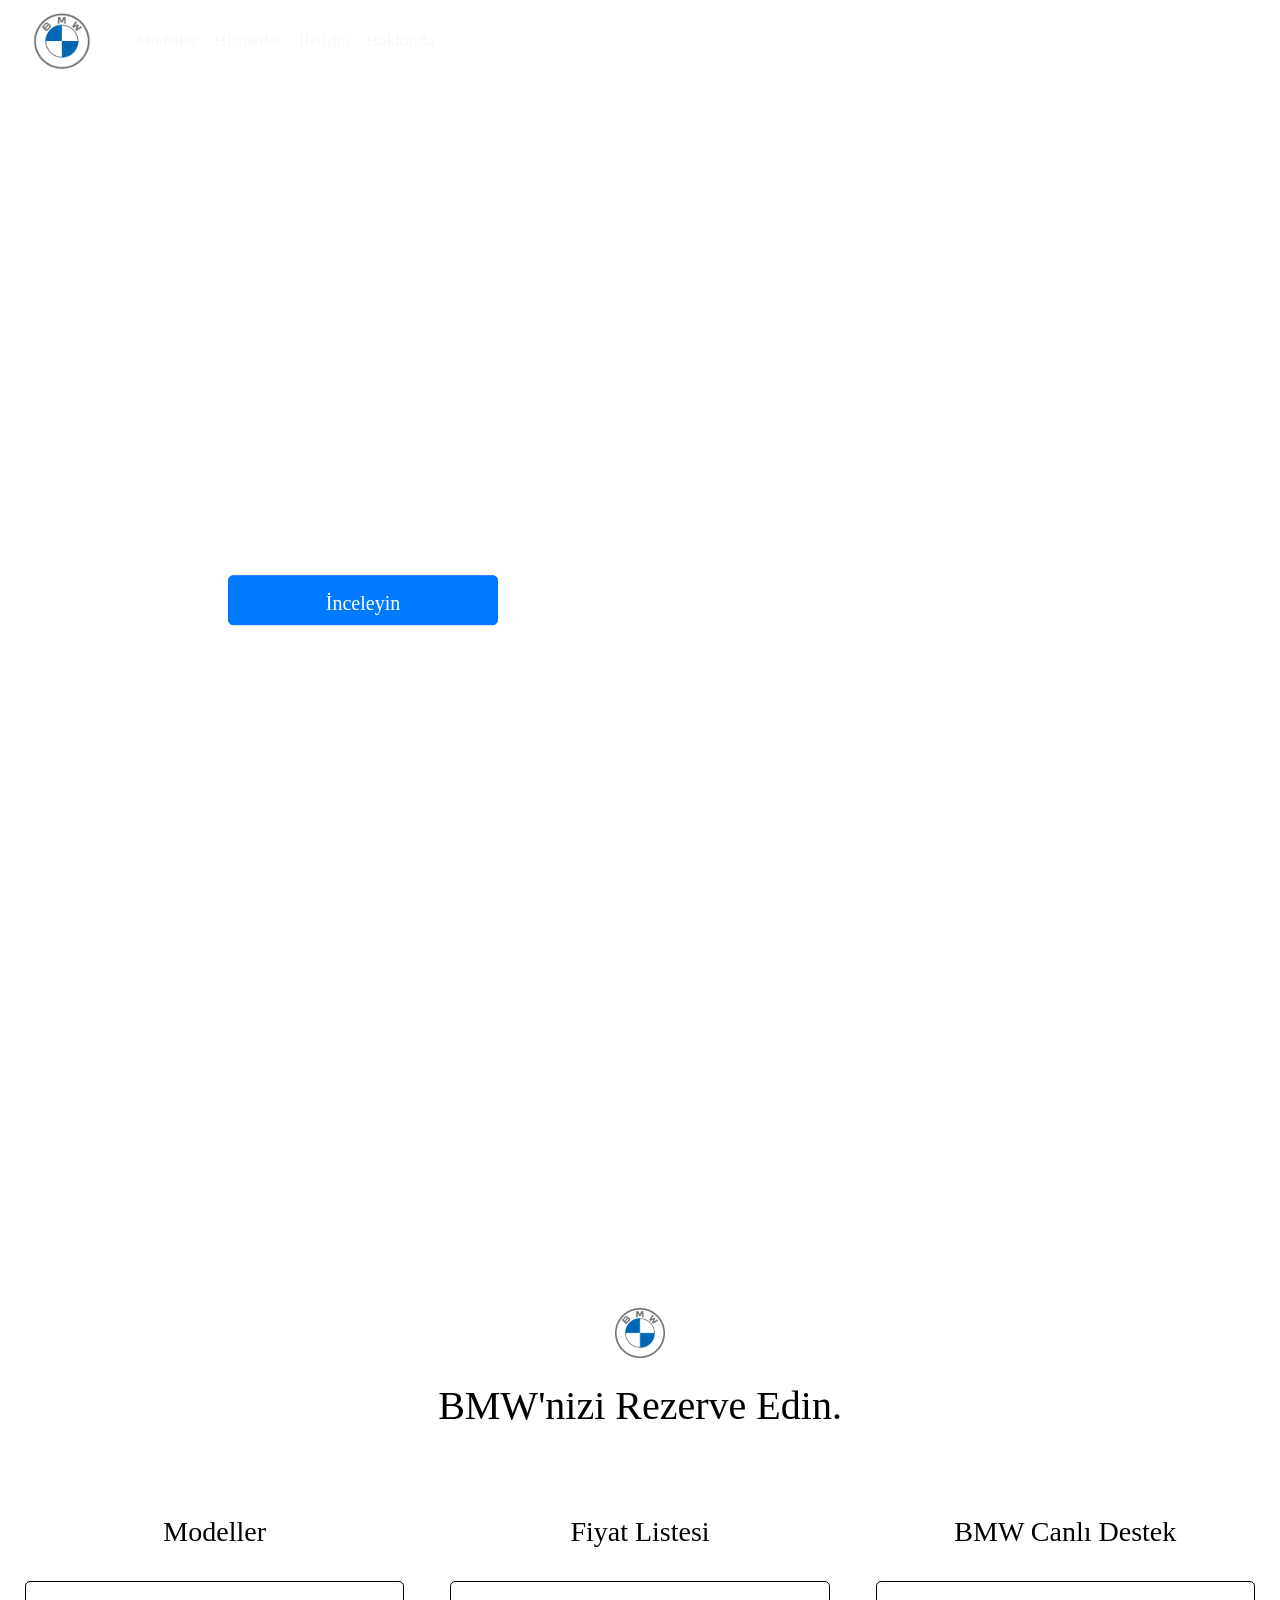
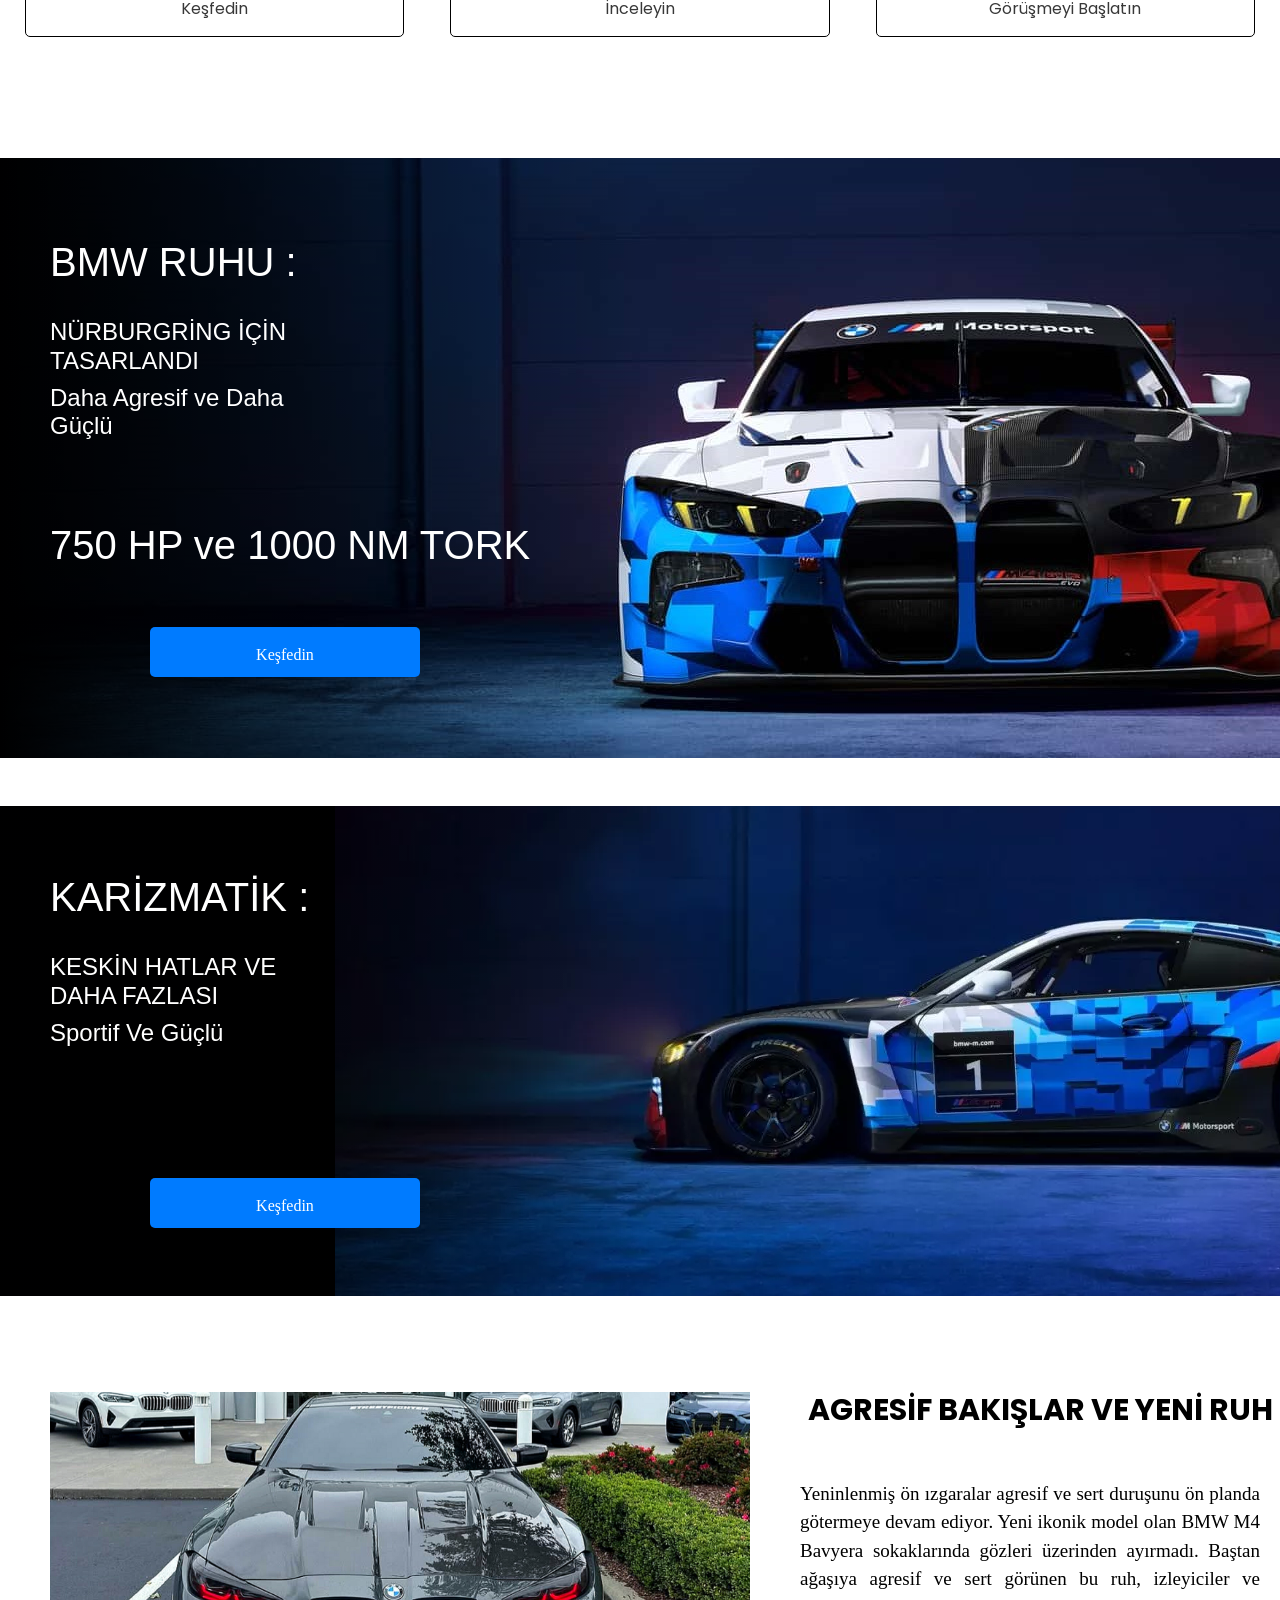
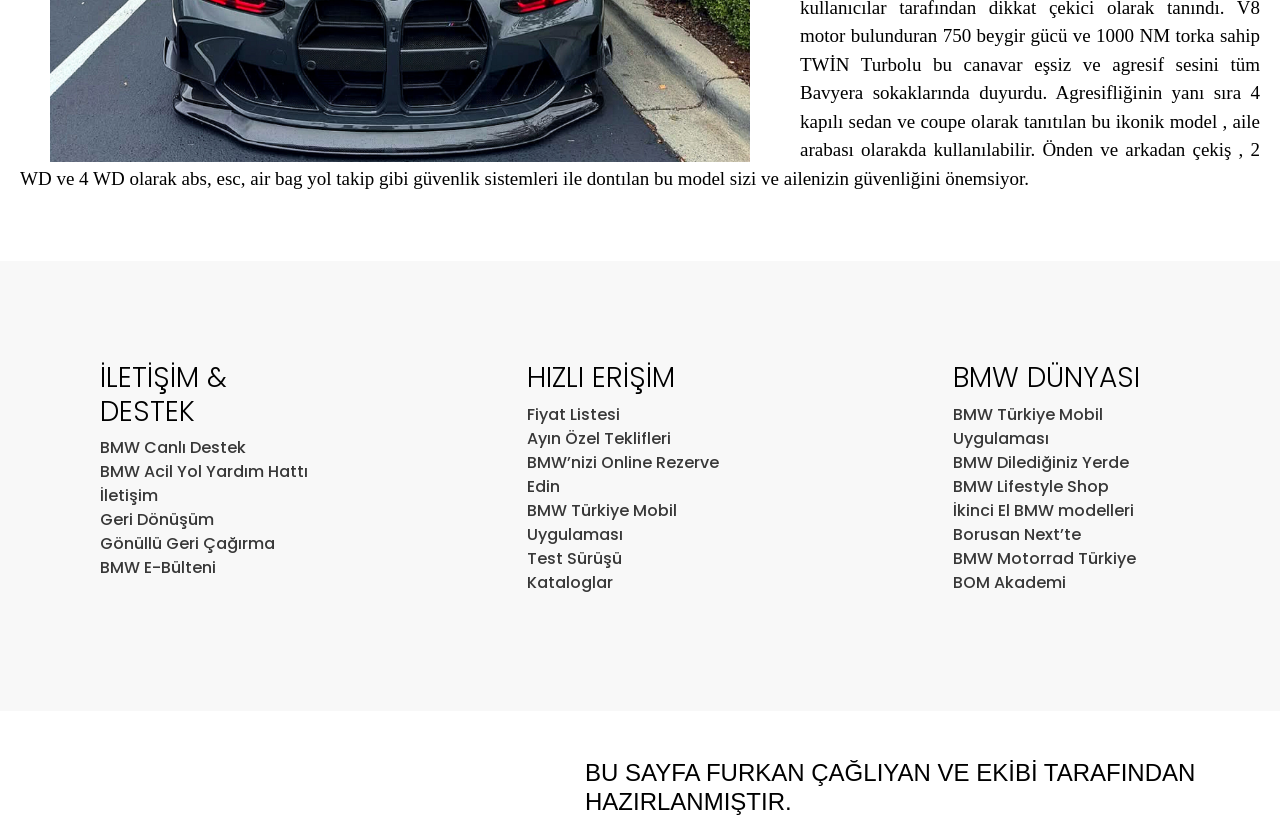
<file: index.html>
<!DOCTYPE html>
<html lang="en">

<head>
  <meta charset="UTF-8" />
  <meta name="viewport" content="width=device-width, initial-scale=1.0" />
  <title>BMW Türkiye Resmi Web Sitesi</title>
  <link rel="icon" href="images/BMW Logo.png" type="image/x - icon" />
  <link href="https://cdn.jsdelivr.net/npm/bootstrap@5.0.2/dist/css/bootstrap.min.css" rel="stylesheet"
    integrity="sha384-EVSTQN3/azprG1Anm3QDgpJLIm9Nao0Yz1ztcQTwFspd3yD65VohhpuuCOmLASjC" crossorigin="anonymous" />
  <link rel="stylesheet" href="style.css" />
  <style>
    body {
      font-family: Verdana;
    }
  </style>
</head>

<body>
  <div class="video-container">
    <video autoplay loop muted class="background-video">
      <source src="../videolar/BMW-M-POWERR.mp4" alt="BMW video">
    </video>
  </div>

  <nav class="navbar navbar-expand-lg navbar-dark">
    <div class="container">
      <a class="navbar-brand" href="index.html"><img width="100" src="images/website-navbaar-logo.png" alt=""></a>
      <button class="navbar-toggler" type="button" data-bs-toggle="collapse" data-bs-target="#navbarNav"
        aria-controls="navbarNav" aria-expanded="false" aria-label="Toggle navigation">
        <span class="navbar-toggler-icon"></span>
      </button>
      <div class="collapse navbar-collapse" id="navbarNav">
        <ul class="navbar-nav me-auto">
          <li class="nav-item"><a class="nav-link text-light" href="pages/modeller.html"><b>Modeller</b></a></li>
          <li class="nav-item"><a class="nav-link text-light" href="pages/hizmetler.html"><b>Hizmetler</b></a></li>
          <li class="nav-item"><a class="nav-link text-light" href="pages/iletisim.html"><b>İletişim</b></a></li>
          <li class="nav-item"><a class="nav-link text-light" href="pages/Hakkında.html"><b>Hakkında</b></a></li>
        </ul>
      </div>
    </div>
  </nav>


  <div class="ontop-video-content">
    <h1 class="video-h1"><b>BMW RUHU :</b></h1> <br>
    <h1 class="video-h1"><b>ASALETİN GÜCÜ </b></h1>
    <p><i>BMW modellerine özel yıl sonu fırsatları.</i></p>
    <a href="pages/kampanya.html" class="btn btn-primary btn-lg">İnceleyin</a>
  </div>


  <div class="text-center mb-4 mt-5">
    <img class="listelogosu" src="images/BMW Logo.png" alt="BMW Logo">
  </div>
  <h1 class="text-center">BMW'nizi Rezerve Edin.</h1>
  <div class="cont-rezerve-container d-flex flex-wrap gap-3 justify-content-center">
    <div class="cont-rezerve">
      <h3 class="text-center">Modeller</h3>
      <br>
     <a href="pages/modeller.html" button class="cont-rezerve-button">Keşfedin</a>
    </div>
    <div class="cont-rezerve">
      
      <h3 class="text-center">Fiyat Listesi</h3>
      <br>
      <a href="pages/fiyat-listesi.html" button class="cont-rezerve-button">İnceleyin</a>
    </div>
    <div class="cont-rezerve">
      <h3 class="text-center">BMW Canlı Destek</h3>
      <br>
      <a href="pages/iletisim.html" class="cont-rezerve-button">Görüşmeyi Başlatın</a>
    </div>
  </div>

  <div class="container mt-5">
    <div class="row">

    </div>
  </div>

  <div>

  </div>
  <br>
  <br>

  <div class="first-class-img">
    <div class="overlay">
      <h1 class="NÜRBURGRİNG-TEXT">BMW RUHU :</h1>
      <br>
      <h1 class="NÜRBURGRİNG-TEXT1">NÜRBURGRİNG İÇİN TASARLANDI</h1>
      <h1 class="NÜRBURGRİNG-TEXT1">Daha Agresif ve Daha Güçlü</h1>
      <br>
      <br>
      <br>
      <h1 class="NÜRBURGRİNG-TEXT">750 HP ve 1000 NM TORK</h1>
      <a href="pages/modeller.html" button class="btn">Keşfedin</a>
    </div>
</div>
<br>
<br>

<div class="first-class-img2">
  <div class="overlay1">
    <h1 class="NÜRBURGRİNG-TEXT">KARİZMATİK :</h1>
    <br>
    <h1 class="NÜRBURGRİNG-TEXT1">KESKİN HATLAR VE DAHA FAZLASI</h1>
    <h1 class="NÜRBURGRİNG-TEXT1">Sportif Ve Güçlü</h1>
    <br>
    <br>
    <br>
    <a href="pages/modeller.html" button class="btn">Keşfedin</a>
  </div>
</div>
<br>
<br>
<br>
<br>
  <div>
    <img class="furkan" src="images/bmw m4 anasayfa.png">
    <h2 class="baslik">AGRESİF BAKIŞLAR VE YENİ RUH </h2>
    <br>
    <p class="paragraf" style="text-align: justify; padding: 20px;">Yeninlenmiş ön ızgaralar agresif ve sert duruşunu ön
      planda götermeye
      devam ediyor. Yeni ikonik model olan BMW M4 Bavyera sokaklarında gözleri üzerinden
      ayırmadı. Baştan ağaşıya agresif ve sert görünen bu ruh, izleyiciler ve
      kullanıcılar tarafından dikkat çekici olarak tanındı. V8 motor bulunduran
      750 beygir gücü ve 1000 NM torka sahip TWİN Turbolu bu canavar eşsiz ve
      agresif sesini tüm Bavyera sokaklarında duyurdu. Agresifliğinin yanı
      sıra 4 kapılı sedan ve coupe olarak tanıtılan bu ikonik model , aile arabası
      olarakda kullanılabilir. Önden ve arkadan çekiş , 2 WD ve 4 WD olarak abs, esc, air bag
      yol takip gibi güvenlik sistemleri ile dontılan bu model sizi ve ailenizin güvenliğini
      önemsiyor.</p>
  </div>


  <script src="https://cdn.jsdelivr.net/npm/bootstrap@5.3.3/dist/js/bootstrap.bundle.min.js"></script>
</body>

<footer>
  <div class="footer-holder mt-5">
    <div class="footer-divs">
      <h3 class="footer-h3">İLETİŞİM & DESTEK</h3>
      <div>
        <a class="footer-links" href="pages/iletisim.html">BMW Canlı Destek</a>
        <br>
        <a class="footer-links" href="">BMW Acil Yol Yardım Hattı</a>
        <br>
        <a class="footer-links" href="pages/iletisim.html">İletişim</a>
        <br>
        <a class="footer-links" href="">Geri Dönüşüm</a>
        <br>
        <a class="footer-links" href="pages/geri-cagirma.html">Gönüllü Geri Çağırma</a>
        <br>
        <a class="footer-links" href="">BMW E-Bülteni</a>
      </div>
    </div>
    <div class="footer-divs">
      <h3 class="footer-h3">HIZLI ERİŞİM</h3>
      <a class="footer-links" href="pages/fiyat-listesi.html">Fiyat Listesi</a>
      <br>
      <a class="footer-links" href="">Ayın Özel Teklifleri</a>
      <br>
      <a class="footer-links" href="">BMW’nizi Online Rezerve Edin</a>
      <br>
      <a class="footer-links" href="">BMW Türkiye Mobil Uygulaması</a>
      <br>
      <a class="footer-links" href="">Test Sürüşü</a>
      <br>
      <a class="footer-links" href="pages/modeller.html">Kataloglar</a>
    </div>
    <div class="footer-divs">
      <h3 class="footer-h3">BMW DÜNYASI</h3>
      <a class="footer-links" href="">BMW Türkiye Mobil Uygulaması</a>
      <br>
      <a class="footer-links" href="">BMW Dilediğiniz Yerde</a>
      <br>
      <a class="footer-links" href="">BMW Lifestyle Shop</a>
      <br>
      <a class="footer-links" href="">İkinci El BMW modelleri Borusan Next’te</a>
      <br>
      <a class="footer-links" href="">BMW Motorrad Türkiye</a>
      <br>
      <a class="footer-links" href="">BOM Akademi</a>
    </div>
  </div>
</footer>
<br>
<br>
<h1 class="last-text-container">BU SAYFA FURKAN ÇAĞLIYAN VE EKİBİ TARAFINDAN  HAZIRLANMIŞTIR.</h1>
</html>
</file>
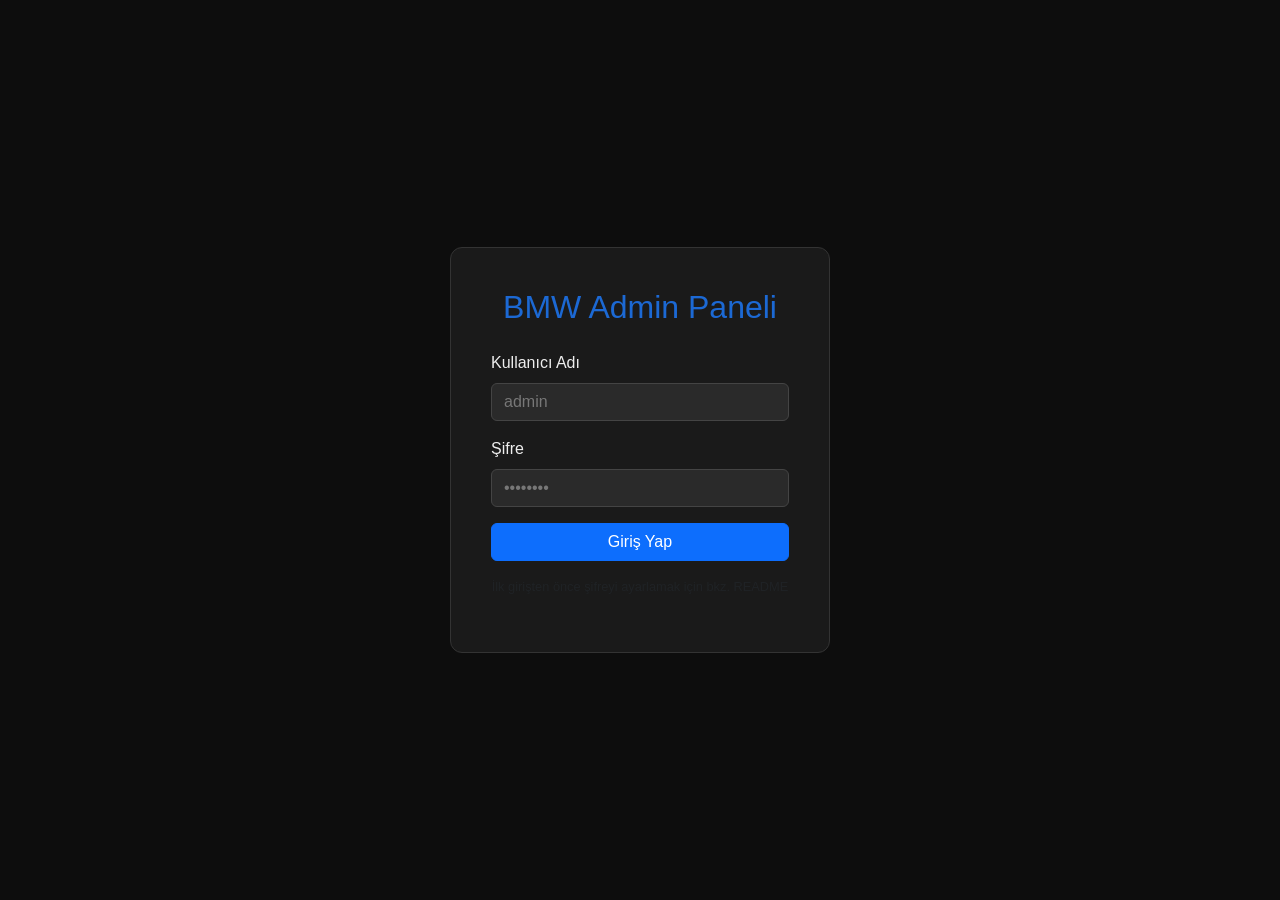
<file: admin.html>
<!DOCTYPE html>
<html lang="tr">
<head>
  <meta charset="UTF-8">
  <meta name="viewport" content="width=device-width, initial-scale=1.0">
  <title>BMW Bayi - Admin Paneli</title>
  <link rel="icon" href="images/BMW Logo.png" type="image/x-icon">
  <link href="https://cdn.jsdelivr.net/npm/bootstrap@5.0.2/dist/css/bootstrap.min.css" rel="stylesheet">
  <style>
    body { background: #0d0d0d; color: #eee; font-family: 'Segoe UI', sans-serif; }
    .sidebar { background: #1a1a1a; min-height: 100vh; padding: 20px; border-right: 1px solid #333; }
    .sidebar .brand { color: #fff; font-size: 1.4rem; font-weight: bold; margin-bottom: 30px; }
    .sidebar .brand span { color: #1c69d4; }
    .nav-btn { display: block; width: 100%; text-align: left; background: none; border: none;
      color: #aaa; padding: 10px 15px; border-radius: 6px; margin-bottom: 5px; cursor: pointer; }
    .nav-btn:hover, .nav-btn.active { background: #1c69d4; color: #fff; }
    .main-content { padding: 30px; }
    .section { display: none; }
    .section.active { display: block; }
    .card-admin { background: #1a1a1a; border: 1px solid #333; border-radius: 10px; padding: 20px; margin-bottom: 20px; }
    .card-admin h4 { color: #1c69d4; margin-bottom: 15px; }
    table { color: #eee; }
    thead th { background: #1c69d4; color: #fff; }
    .table-dark td, .table-dark th { border-color: #333; }
    .btn-danger-sm { background: #c0392b; border: none; color: #fff; padding: 4px 10px; border-radius: 4px; cursor: pointer; font-size: 0.85rem; }
    .btn-edit { background: #e67e22; border: none; color: #fff; padding: 4px 10px; border-radius: 4px; cursor: pointer; font-size: 0.85rem; }
    .badge-bekliyor { background: #f39c12; color: #000; padding: 3px 8px; border-radius: 4px; font-size: 0.8rem; }
    .badge-isleniyor { background: #2980b9; color: #fff; padding: 3px 8px; border-radius: 4px; font-size: 0.8rem; }
    .badge-tamamlandi { background: #27ae60; color: #fff; padding: 3px 8px; border-radius: 4px; font-size: 0.8rem; }
    input, select, textarea { background: #2a2a2a !important; color: #eee !important; border: 1px solid #444 !important; }
    input::placeholder { color: #777 !important; }
    .alert-api { padding: 10px 15px; border-radius: 6px; margin-bottom: 15px; display: none; }
    .alert-api.success { background: #1e4d2b; color: #2ecc71; border: 1px solid #2ecc71; }
    .alert-api.error { background: #4d1e1e; color: #e74c3c; border: 1px solid #e74c3c; }
    #login-screen { min-height: 100vh; display: flex; align-items: center; justify-content: center; }
    .login-box { background: #1a1a1a; border: 1px solid #333; border-radius: 12px; padding: 40px; width: 380px; }
  </style>
</head>
<body>

<!-- ========== GİRİŞ EKRANI ========== -->
<div id="login-screen">
  <div class="login-box">
    <h2 style="color:#1c69d4; text-align:center; margin-bottom:25px;">BMW Admin Paneli</h2>
    <div id="login-alert" class="alert-api"></div>
    <div class="mb-3">
      <label class="form-label">Kullanıcı Adı</label>
      <input type="text" id="login-user" class="form-control" placeholder="admin">
    </div>
    <div class="mb-3">
      <label class="form-label">Şifre</label>
      <input type="password" id="login-pass" class="form-control" placeholder="••••••••">
    </div>
    <button class="btn btn-primary w-100" onclick="doLogin()">Giriş Yap</button>
    <p class="mt-3 text-muted" style="font-size:0.8rem; text-align:center;">
      İlk girişten önce şifreyi ayarlamak için bkz. README
    </p>
  </div>
</div>

<!-- ========== ANA PANEL ========== -->
<div id="admin-panel" style="display:none;">
  <div class="row g-0">
    <!-- Sidebar -->
    <div class="col-md-2 sidebar">
      <div class="brand">BMW <span>Admin</span></div>
      <button class="nav-btn active" onclick="showSection('iletisim')">📋 İletişim Talepleri</button>
      <button class="nav-btn" onclick="showSection('kampanyalar')">📢 Kampanyalar</button>
      <button class="nav-btn" onclick="showSection('fiyatlar')">💰 Fiyat Listesi</button>
      <button class="nav-btn" onclick="showSection('modeller')">🚗 Modeller</button>
      <hr style="border-color:#333;">
      <button class="nav-btn" onclick="doLogout()" style="color:#e74c3c;">🚪 Çıkış</button>
    </div>

    <!-- İçerik -->
    <div class="col-md-10 main-content">

      <!-- İLETİŞİM TALEPLERİ -->
      <div id="section-iletisim" class="section active">
        <h3 class="mb-4">📋 İletişim Talepleri</h3>
        <div id="iletisim-alert" class="alert-api"></div>
        <div class="card-admin">
          <div class="table-responsive">
            <table class="table table-dark table-hover" id="iletisim-table">
              <thead>
                <tr>
                  <th>#</th><th>Ad Soyad</th><th>E-Posta</th><th>GSM</th>
                  <th>KVKK</th><th>Durum</th><th>Tarih</th><th>İşlem</th>
                </tr>
              </thead>
              <tbody id="iletisim-body"></tbody>
            </table>
          </div>
        </div>
      </div>

      <!-- KAMPANYALAR -->
      <div id="section-kampanyalar" class="section">
        <h3 class="mb-4">📢 Kampanyalar</h3>
        <div id="kampanya-alert" class="alert-api"></div>

        <!-- Yeni Kampanya Formu -->
        <div class="card-admin">
          <h4>Yeni Kampanya Ekle</h4>
          <div class="row">
            <div class="col-md-6 mb-3">
              <label>Kampanya Adı *</label>
              <input type="text" id="k-adi" class="form-control" placeholder="Kampanya başlığı">
            </div>
            <div class="col-md-3 mb-3">
              <label>Başlangıç Tarihi *</label>
              <input type="date" id="k-baslangic" class="form-control">
            </div>
            <div class="col-md-3 mb-3">
              <label>Bitiş Tarihi *</label>
              <input type="date" id="k-bitis" class="form-control">
            </div>
            <div class="col-12 mb-3">
              <label>Açıklama</label>
              <textarea id="k-aciklama" class="form-control" rows="3"></textarea>
            </div>
            <div class="col-md-6 mb-3">
              <label>Resim Yolu</label>
              <input type="text" id="k-resim" class="form-control" placeholder="images/kampanya.jpg">
            </div>
            <div class="col-md-6 mb-3 d-flex align-items-end">
              <div class="form-check me-3">
                <input class="form-check-input" type="checkbox" id="k-aktif" checked>
                <label class="form-check-label" for="k-aktif">Aktif</label>
              </div>
              <button class="btn btn-primary" onclick="addKampanya()">Ekle</button>
            </div>
          </div>
        </div>

        <!-- Kampanya Listesi -->
        <div class="card-admin">
          <h4>Mevcut Kampanyalar</h4>
          <div class="table-responsive">
            <table class="table table-dark table-hover">
              <thead>
                <tr><th>#</th><th>Kampanya Adı</th><th>Başlangıç</th><th>Bitiş</th><th>Durum</th><th>İşlem</th></tr>
              </thead>
              <tbody id="kampanya-body"></tbody>
            </table>
          </div>
        </div>
      </div>

      <!-- FİYAT LİSTESİ -->
      <div id="section-fiyatlar" class="section">
        <h3 class="mb-4">💰 Fiyat Listesi Yönetimi</h3>
        <div id="fiyat-alert" class="alert-api"></div>
        <div class="card-admin">
          <div class="table-responsive">
            <table class="table table-dark table-hover">
              <thead>
                <tr><th>#</th><th>Seri</th><th>Model</th><th>Paket</th><th>Fiyat (₺)</th><th>İşlem</th></tr>
              </thead>
              <tbody id="fiyat-body"></tbody>
            </table>
          </div>
        </div>
      </div>

      <!-- MODELLER -->
      <div id="section-modeller" class="section">
        <h3 class="mb-4">🚗 Model Yönetimi</h3>
        <div id="model-alert" class="alert-api"></div>
        <div class="card-admin">
          <h4>Yeni Model Ekle</h4>
          <div class="row">
            <div class="col-md-4 mb-3">
              <label>Seri *</label>
              <select id="m-seri" class="form-control"></select>
            </div>
            <div class="col-md-4 mb-3">
              <label>Model Adı *</label>
              <input type="text" id="m-adi" class="form-control" placeholder="Örn: BMW 320i">
            </div>
            <div class="col-md-4 mb-3">
              <label>Yakıt Tipi</label>
              <select id="m-yakit" class="form-control">
                <option>Benzin</option><option>Dizel</option>
                <option>Elektrik</option><option>Hibrit</option>
              </select>
            </div>
            <div class="col-md-3 mb-3">
              <label>Motor Bilgisi</label>
              <input type="text" id="m-motor" class="form-control" placeholder="2.0L Benzinli">
            </div>
            <div class="col-md-3 mb-3">
              <label>Motor Gücü</label>
              <input type="text" id="m-guc" class="form-control" placeholder="184 HP">
            </div>
            <div class="col-md-3 mb-3">
              <label>0-100 km/s</label>
              <input type="text" id="m-hiz" class="form-control" placeholder="7.9 saniye">
            </div>
            <div class="col-md-3 mb-3 d-flex align-items-end">
              <button class="btn btn-primary w-100" onclick="addModel()">Model Ekle</button>
            </div>
          </div>
        </div>
        <div class="card-admin">
          <h4>Mevcut Modeller</h4>
          <div class="table-responsive">
            <table class="table table-dark table-hover">
              <thead>
                <tr><th>#</th><th>Seri</th><th>Model</th><th>Yakıt</th><th>Motor Gücü</th><th>İşlem</th></tr>
              </thead>
              <tbody id="model-body"></tbody>
            </table>
          </div>
        </div>
      </div>

    </div><!-- /col -->
  </div><!-- /row -->
</div><!-- /admin-panel -->

<script>
const API = 'http://localhost:5000/api';
let currentUser = null;

// ——— AUTH ———
async function doLogin() {
  const ku = document.getElementById('login-user').value.trim();
  const sifre = document.getElementById('login-pass').value;
  try {
    const res = await fetch(`${API}/auth/login`, {
      method: 'POST', headers: {'Content-Type':'application/json'},
      body: JSON.stringify({kullanici_adi: ku, sifre: sifre})
    });
    const json = await res.json();
    if (json.success) {
      currentUser = json.data;
      document.getElementById('login-screen').style.display = 'none';
      document.getElementById('admin-panel').style.display = 'block';
      loadAll();
    } else {
      showAlert('login-alert', json.error, 'error');
    }
  } catch(e) {
    showAlert('login-alert', 'Sunucuya bağlanılamadı: ' + e.message, 'error');
  }
}

function doLogout() {
  currentUser = null;
  document.getElementById('admin-panel').style.display = 'none';
  document.getElementById('login-screen').style.display = 'flex';
}

// ——— NAVİGASYON ———
function showSection(name) {
  document.querySelectorAll('.section').forEach(s => s.classList.remove('active'));
  document.querySelectorAll('.nav-btn').forEach(b => b.classList.remove('active'));
  document.getElementById('section-' + name).classList.add('active');
  event.target.classList.add('active');
}

function loadAll() {
  loadIletisim();
  loadKampanyalar();
  loadFiyatlar();
  loadModeller();
  loadSerilerForSelect();
}

// ——— YARDIMCI FONKSİYONLAR ———
function showAlert(id, msg, type) {
  const el = document.getElementById(id);
  el.textContent = msg;
  el.className = 'alert-api ' + type;
  el.style.display = 'block';
  setTimeout(() => el.style.display = 'none', 4000);
}

function fiyatFormat(f) {
  return Number(f).toLocaleString('tr-TR') + ' ₺';
}

// ——— İLETİŞİM TALEPLERİ ———
async function loadIletisim() {
  try {
    const res = await fetch(`${API}/iletisim`);
    const json = await res.json();
    const tbody = document.getElementById('iletisim-body');
    tbody.innerHTML = '';
    json.data.forEach(t => {
      const badgeClass = t.durum === 'Bekliyor' ? 'badge-bekliyor'
        : t.durum === 'İşleniyor' ? 'badge-isleniyor' : 'badge-tamamlandi';
      tbody.innerHTML += `<tr>
        <td>${t.id}</td>
        <td>${t.ad} ${t.soyad}</td>
        <td>${t.email}</td>
        <td>${t.gsm}</td>
        <td>${t.kvkk_onay ? '✅' : '❌'}</td>
        <td><span class="${badgeClass}">${t.durum}</span></td>
        <td>${t.olusturma_tarihi}</td>
        <td>
          <select onchange="updateIletisimDurum(${t.id}, this.value)" style="background:#2a2a2a;color:#eee;border:1px solid #444;border-radius:4px;padding:2px 5px;">
            <option ${t.durum==='Bekliyor'?'selected':''}>Bekliyor</option>
            <option ${t.durum==='İşleniyor'?'selected':''}>İşleniyor</option>
            <option ${t.durum==='Tamamlandı'?'selected':''}>Tamamlandı</option>
          </select>
          <button class="btn-danger-sm ms-1" onclick="deleteIletisim(${t.id})">Sil</button>
        </td>
      </tr>`;
    });
  } catch(e) { showAlert('iletisim-alert', 'Veri yüklenemedi: ' + e.message, 'error'); }
}

async function updateIletisimDurum(id, durum) {
  const res = await fetch(`${API}/iletisim/${id}`, {
    method: 'PATCH', headers: {'Content-Type':'application/json'},
    body: JSON.stringify({durum})
  });
  const json = await res.json();
  showAlert('iletisim-alert', json.data?.message || json.error, json.success ? 'success' : 'error');
  loadIletisim();
}

async function deleteIletisim(id) {
  if (!confirm('Bu talebi silmek istediğinize emin misiniz?')) return;
  const res = await fetch(`${API}/iletisim/${id}`, {method:'DELETE'});
  const json = await res.json();
  showAlert('iletisim-alert', json.data?.message || json.error, json.success ? 'success' : 'error');
  loadIletisim();
}

// ——— KAMPANYALAR ———
async function loadKampanyalar() {
  try {
    const res = await fetch(`${API}/kampanyalar?aktif=0`);
    const json = await res.json();
    const tbody = document.getElementById('kampanya-body');
    tbody.innerHTML = '';
    json.data.forEach(k => {
      tbody.innerHTML += `<tr>
        <td>${k.id}</td>
        <td>${k.kampanya_adi}</td>
        <td>${k.baslangic_tarihi}</td>
        <td>${k.bitis_tarihi}</td>
        <td>${k.aktif ? '<span style="color:#2ecc71">Aktif</span>' : '<span style="color:#e74c3c">Pasif</span>'}</td>
        <td>
          <button class="btn-edit" onclick="toggleKampanya(${k.id}, ${k.aktif})">
            ${k.aktif ? 'Pasife Al' : 'Aktif Et'}
          </button>
          <button class="btn-danger-sm ms-1" onclick="deleteKampanya(${k.id})">Sil</button>
        </td>
      </tr>`;
    });
  } catch(e) { showAlert('kampanya-alert', 'Veri yüklenemedi', 'error'); }
}

async function addKampanya() {
  const data = {
    kampanya_adi: document.getElementById('k-adi').value.trim(),
    aciklama: document.getElementById('k-aciklama').value.trim(),
    baslangic_tarihi: document.getElementById('k-baslangic').value,
    bitis_tarihi: document.getElementById('k-bitis').value,
    aktif: document.getElementById('k-aktif').checked,
    resim_yolu: document.getElementById('k-resim').value.trim()
  };
  if (!data.kampanya_adi || !data.baslangic_tarihi || !data.bitis_tarihi) {
    return showAlert('kampanya-alert', 'Zorunlu alanları doldurun', 'error');
  }
  const res = await fetch(`${API}/kampanyalar`, {
    method:'POST', headers:{'Content-Type':'application/json'},
    body: JSON.stringify(data)
  });
  const json = await res.json();
  showAlert('kampanya-alert', json.data?.message || json.error, json.success ? 'success' : 'error');
  if (json.success) loadKampanyalar();
}

async function toggleKampanya(id, aktif) {
  const res = await fetch(`${API}/kampanyalar/${id}`, {
    method:'PUT', headers:{'Content-Type':'application/json'},
    body: JSON.stringify({aktif: !aktif})
  });
  const json = await res.json();
  showAlert('kampanya-alert', json.data?.message || json.error, json.success ? 'success' : 'error');
  loadKampanyalar();
}

async function deleteKampanya(id) {
  if (!confirm('Kampanyayı silmek istiyor musunuz?')) return;
  const res = await fetch(`${API}/kampanyalar/${id}`, {method:'DELETE'});
  const json = await res.json();
  showAlert('kampanya-alert', json.data?.message || json.error, json.success ? 'success' : 'error');
  loadKampanyalar();
}

// ——— FİYAT LİSTESİ ———
async function loadFiyatlar() {
  try {
    const res = await fetch(`${API}/fiyat-listesi`);
    const json = await res.json();
    const tbody = document.getElementById('fiyat-body');
    tbody.innerHTML = '';
    json.data.forEach(f => {
      tbody.innerHTML += `<tr>
        <td>${f.id}</td>
        <td>${f.seri_adi}</td>
        <td>${f.model_adi}</td>
        <td>${f.paket_adi}</td>
        <td>
          <span id="fiyat-val-${f.id}">${fiyatFormat(f.fiyat)}</span>
        </td>
        <td>
          <input type="number" id="fiyat-input-${f.id}" value="${f.fiyat}"
            style="width:130px;background:#2a2a2a;color:#eee;border:1px solid #444;border-radius:4px;padding:3px 6px;">
          <button class="btn-edit ms-1" onclick="updateFiyat(${f.id})">Güncelle</button>
        </td>
      </tr>`;
    });
  } catch(e) { showAlert('fiyat-alert', 'Fiyatlar yüklenemedi', 'error'); }
}

async function updateFiyat(id) {
  const yeniFiyat = document.getElementById(`fiyat-input-${id}`).value;
  if (!yeniFiyat || isNaN(yeniFiyat)) return showAlert('fiyat-alert', 'Geçerli bir fiyat girin', 'error');
  const res = await fetch(`${API}/fiyat-listesi/${id}`, {
    method:'PUT', headers:{'Content-Type':'application/json'},
    body: JSON.stringify({fiyat: parseFloat(yeniFiyat)})
  });
  const json = await res.json();
  showAlert('fiyat-alert', json.data?.message || json.error, json.success ? 'success' : 'error');
  if (json.success) loadFiyatlar();
}

// ——— MODELLER ———
async function loadSerilerForSelect() {
  const res = await fetch(`${API}/seriler`);
  const json = await res.json();
  const sel = document.getElementById('m-seri');
  sel.innerHTML = '';
  json.data.forEach(s => {
    sel.innerHTML += `<option value="${s.id}">${s.seri_adi}</option>`;
  });
}

async function loadModeller() {
  try {
    const res = await fetch(`${API}/modeller`);
    const json = await res.json();
    const tbody = document.getElementById('model-body');
    tbody.innerHTML = '';
    json.data.forEach(m => {
      tbody.innerHTML += `<tr>
        <td>${m.id}</td>
        <td>${m.seri_adi}</td>
        <td>${m.model_adi}</td>
        <td>${m.yakit_tipi}</td>
        <td>${m.motor_gucu || '-'}</td>
        <td>
          <button class="btn-danger-sm" onclick="deleteModel(${m.id})">Sil</button>
        </td>
      </tr>`;
    });
  } catch(e) { showAlert('model-alert', 'Modeller yüklenemedi', 'error'); }
}

async function addModel() {
  const data = {
    seri_id: parseInt(document.getElementById('m-seri').value),
    model_adi: document.getElementById('m-adi').value.trim(),
    yakit_tipi: document.getElementById('m-yakit').value,
    motor_bilgisi: document.getElementById('m-motor').value.trim(),
    motor_gucu: document.getElementById('m-guc').value.trim(),
    hiz_0_100: document.getElementById('m-hiz').value.trim()
  };
  if (!data.model_adi) return showAlert('model-alert', 'Model adı zorunludur', 'error');
  const res = await fetch(`${API}/modeller`, {
    method:'POST', headers:{'Content-Type':'application/json'},
    body: JSON.stringify(data)
  });
  const json = await res.json();
  showAlert('model-alert', json.data?.message || json.error, json.success ? 'success' : 'error');
  if (json.success) loadModeller();
}

async function deleteModel(id) {
  if (!confirm('Bu modeli silmek istiyor musunuz?')) return;
  const res = await fetch(`${API}/modeller/${id}`, {method:'DELETE'});
  const json = await res.json();
  showAlert('model-alert', json.data?.message || json.error, json.success ? 'success' : 'error');
  loadModeller();
}

// Enter tuşu ile giriş
document.addEventListener('keydown', e => {
  if (e.key === 'Enter' && document.getElementById('login-screen').style.display !== 'none') {
    doLogin();
  }
});
</script>
<script src="https://cdn.jsdelivr.net/npm/bootstrap@5.0.2/dist/js/bootstrap.bundle.min.js"></script>
</body>
</html>
</file>
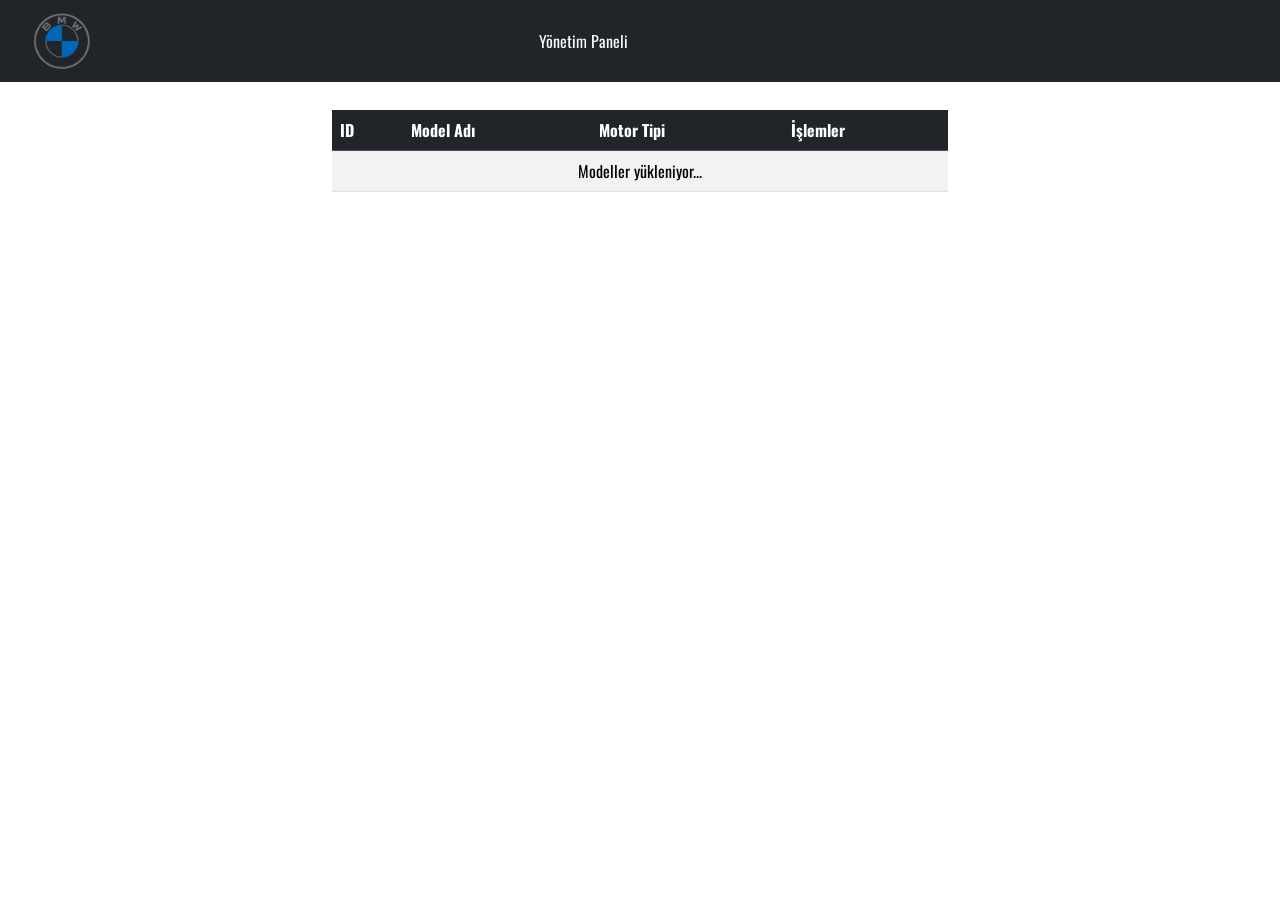
<file: pages/admin.html>
<!DOCTYPE html>
<html lang="en">
<head>
    <meta charset="UTF-8">
    <meta name="viewport" content="width=device-width, initial-scale=1.0">
    <title>BMW Admin Paneli</title>
    <link rel="icon" href="../images/BMW Logo.png" type="image/x-icon" />
    <link href="https://cdn.jsdelivr.net/npm/bootstrap@5.0.2/dist/css/bootstrap.min.css" rel="stylesheet" />
    <link rel="stylesheet" href="../style.css" />
    <style>
        body { font-family: "Oswald", sans-serif; }
    </style>
</head>
<body id="admin-panel">
    <nav class="navbar navbar-expand-lg navbar-dark bg-dark">
        <div class="container">
            <a class="navbar-brand" href="../index.html"><img width="100" src="../images/website-navbaar-logo.png" alt=""></a>
            <span class="navbar-text text-light ms-3">
                Yönetim Paneli
            </span>
        </div>
    </nav>

    <div class="container mt-5">
        <h2 class="mb-4">Modelleri Yönet</h2>
        
        <div class="table-responsive">
            <table class="table table-striped table-hover">
                <thead class="table-dark">
                    <tr>
                        <th>ID</th>
                        <th>Model Adı</th>
                        <th>Motor Tipi</th>
                        <th>İşlemler</th>
                    </tr>
                </thead>
                <tbody id="admin-modeller-tbody">
                    <tr>
                        <td colspan="4" class="text-center">Modeller yükleniyor...</td>
                    </tr>
                </tbody>
            </table>
        </div>
    </div>

    <script src="https://cdn.jsdelivr.net/npm/bootstrap@5.3.3/dist/js/bootstrap.bundle.min.js"></script>
    <script src="../script.js"></script>
</body>
</html>
</file>
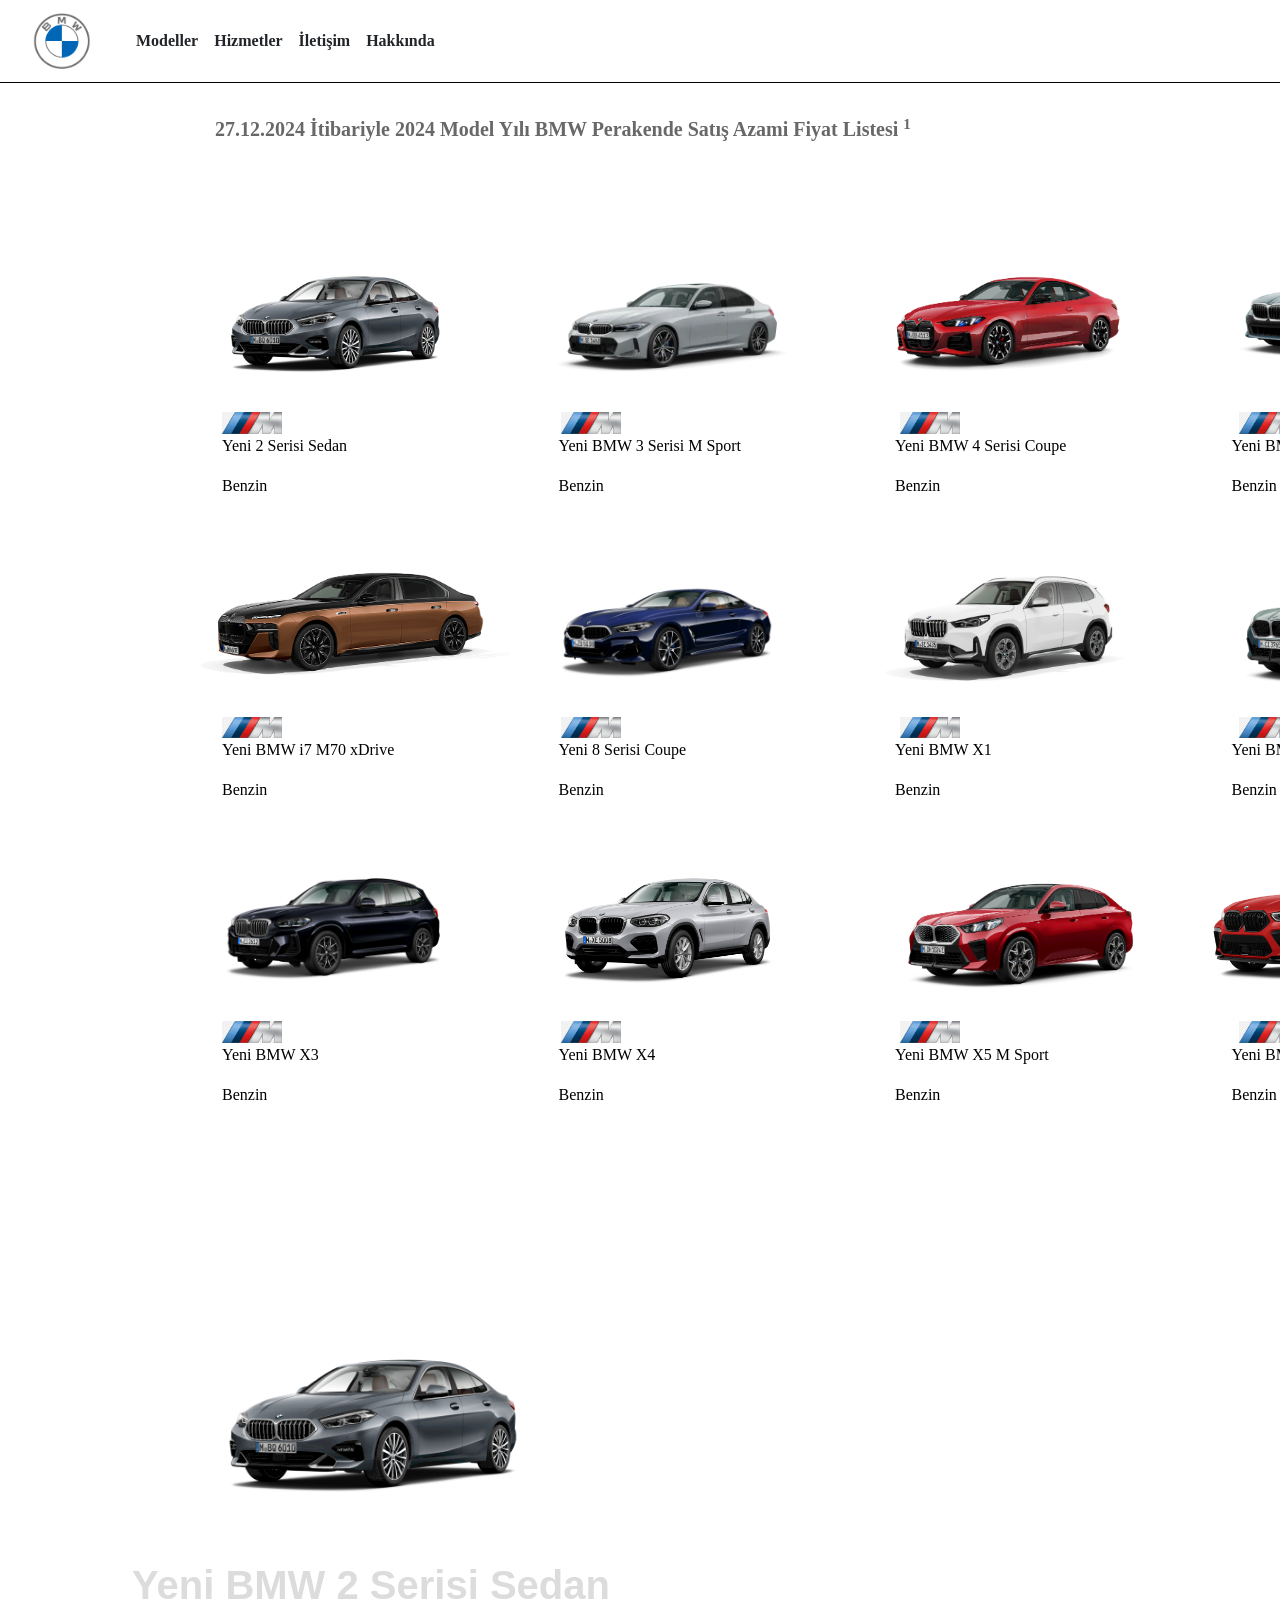
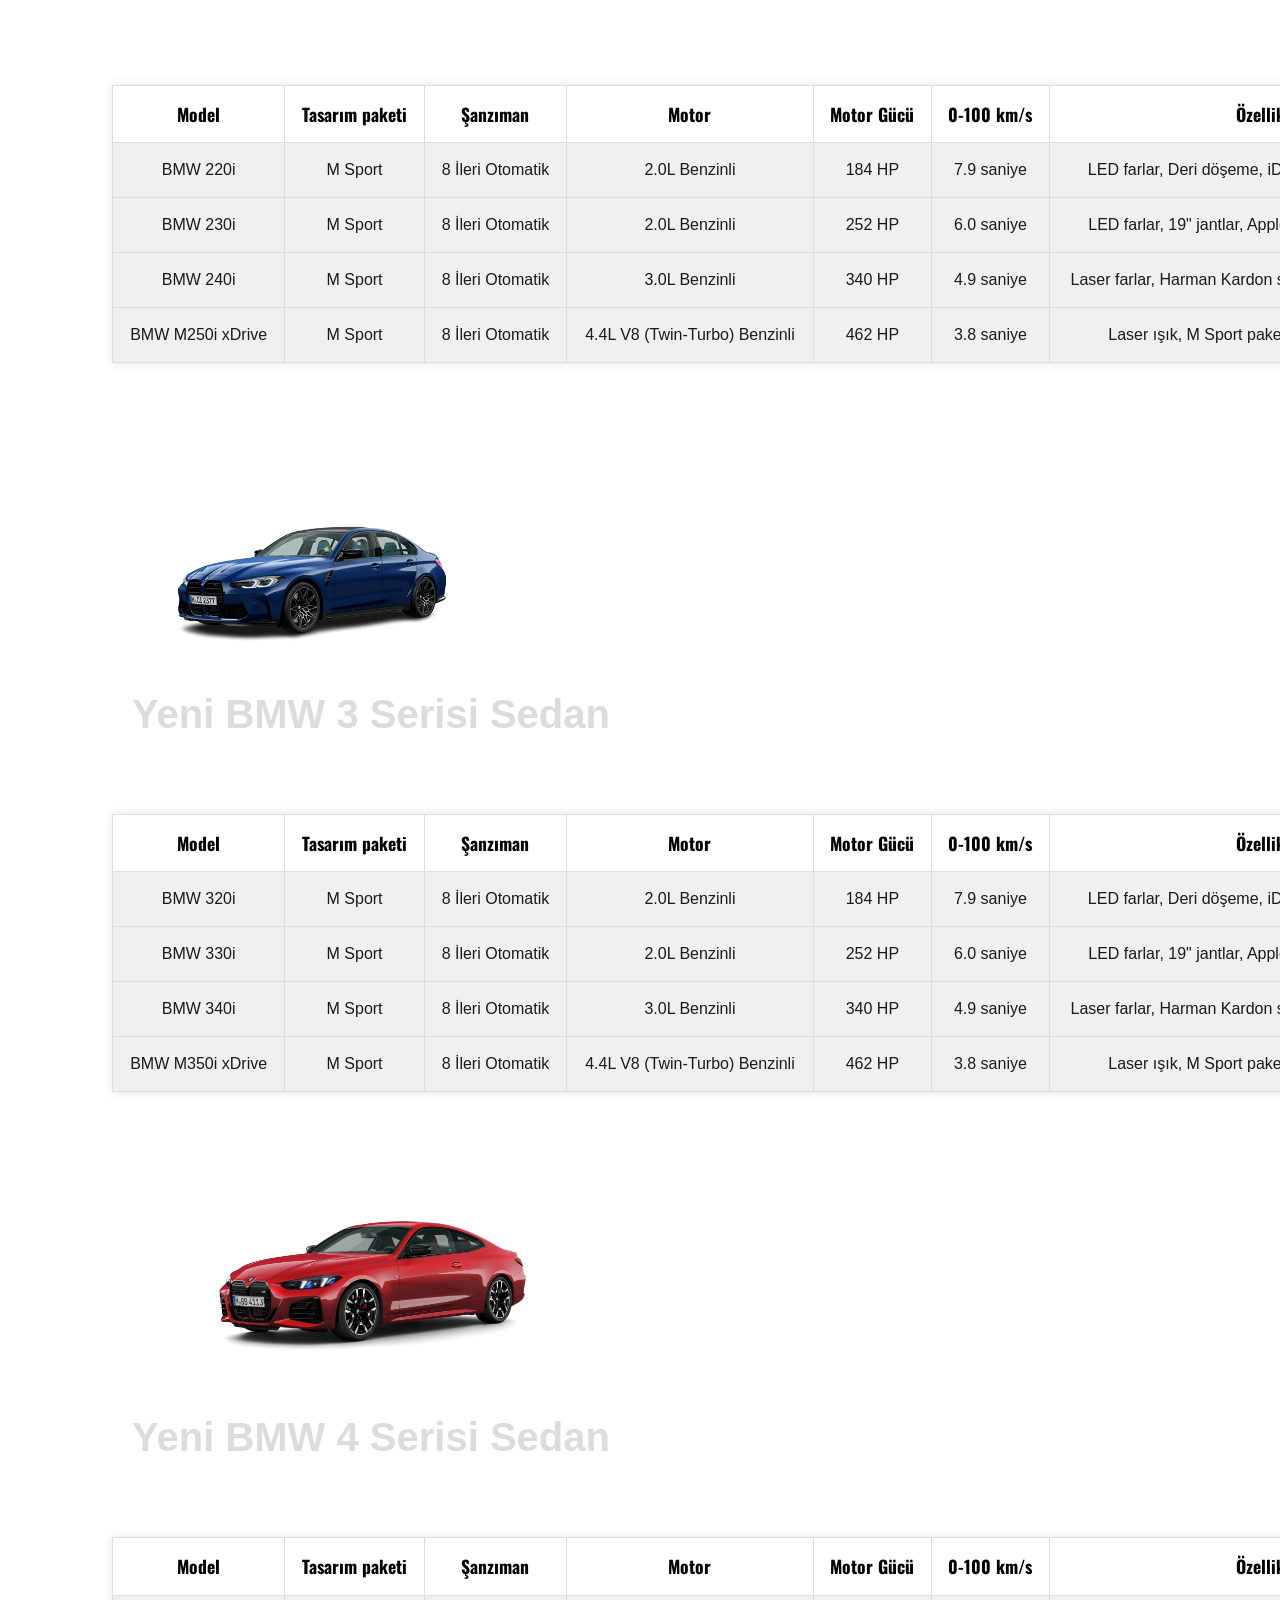
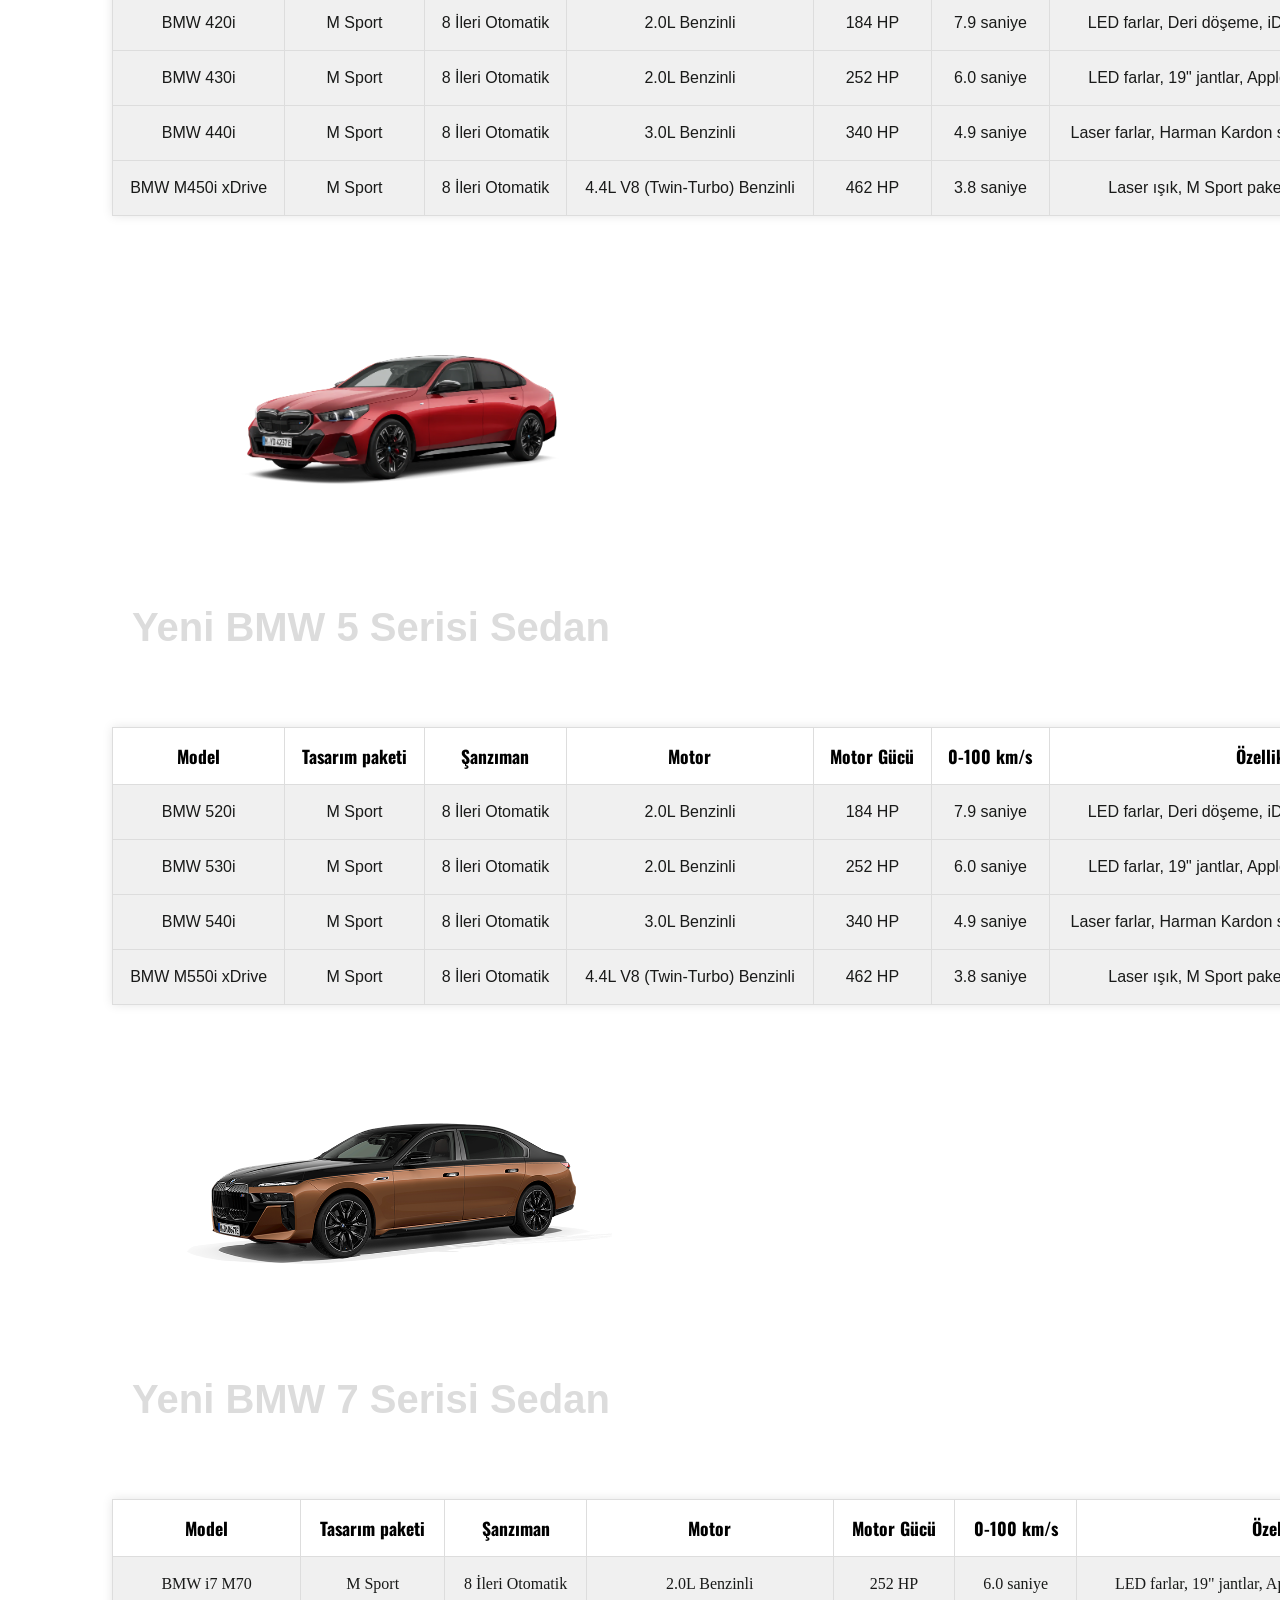
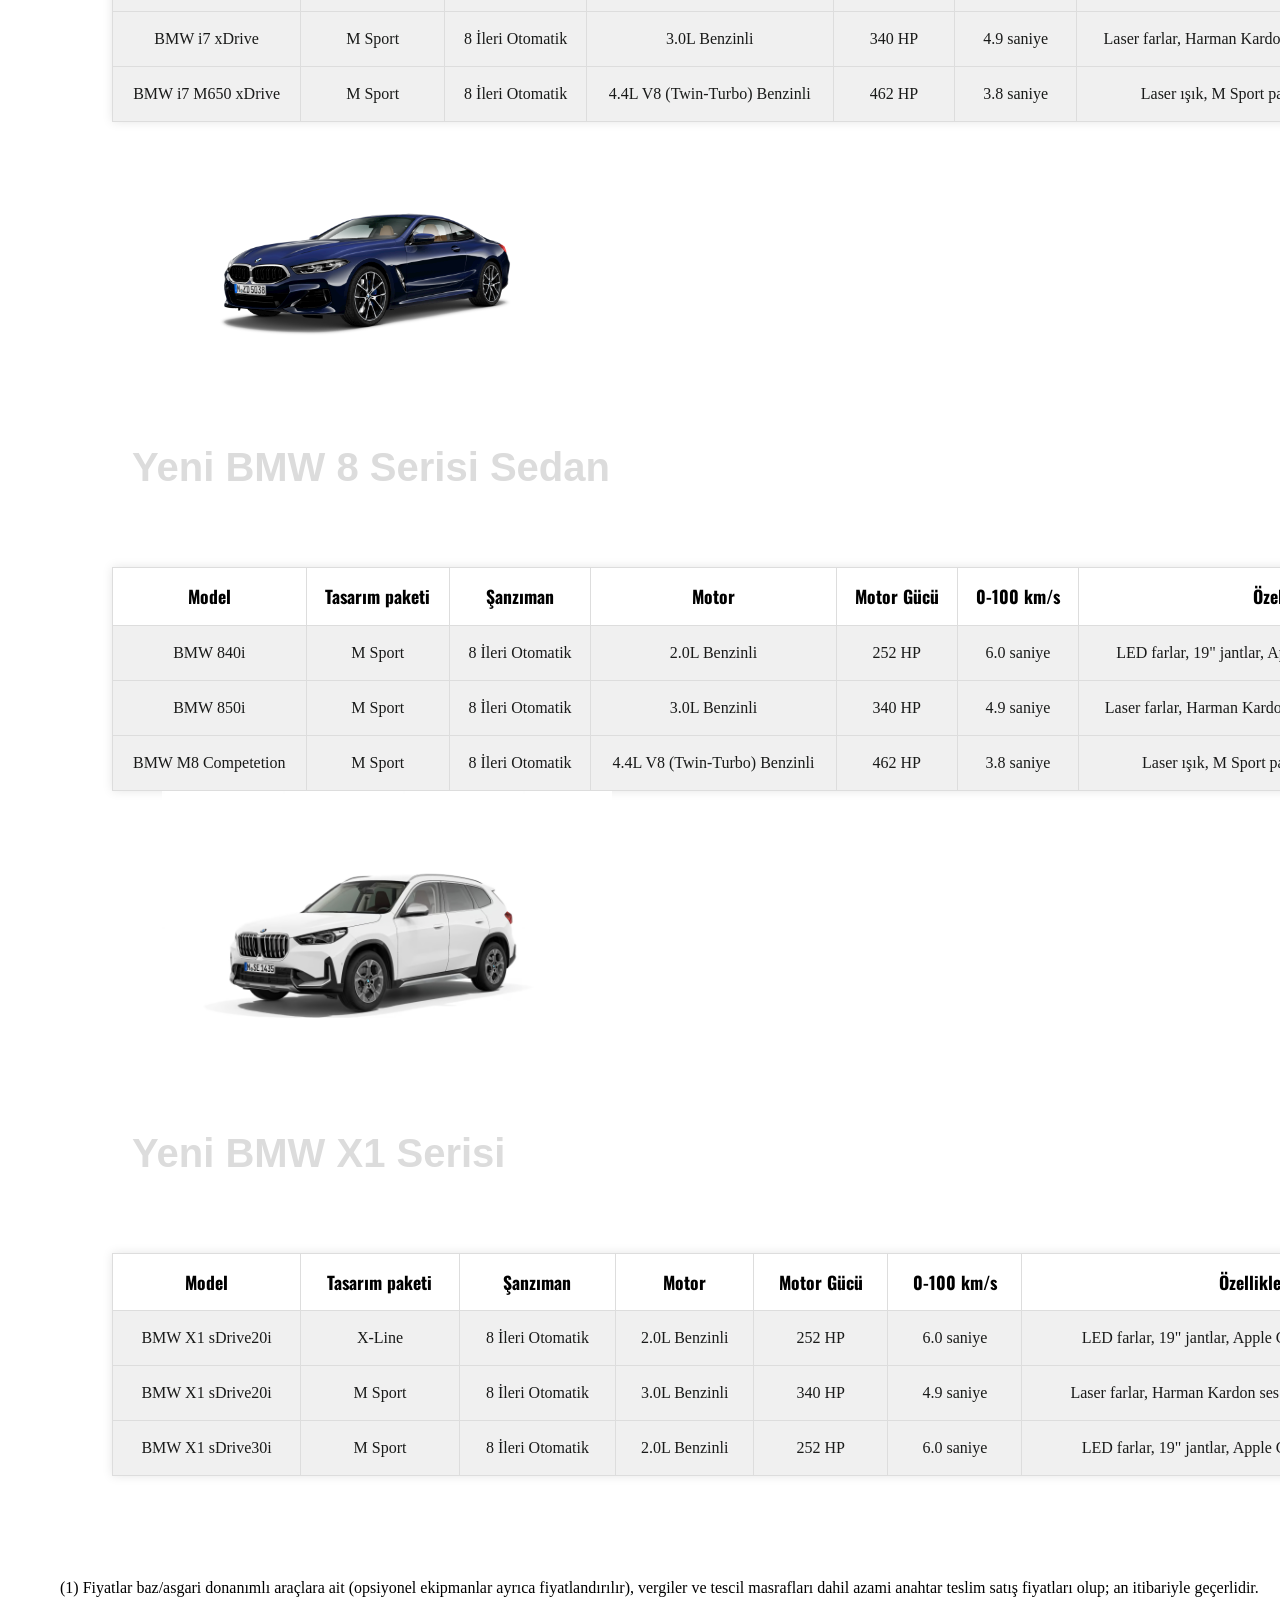
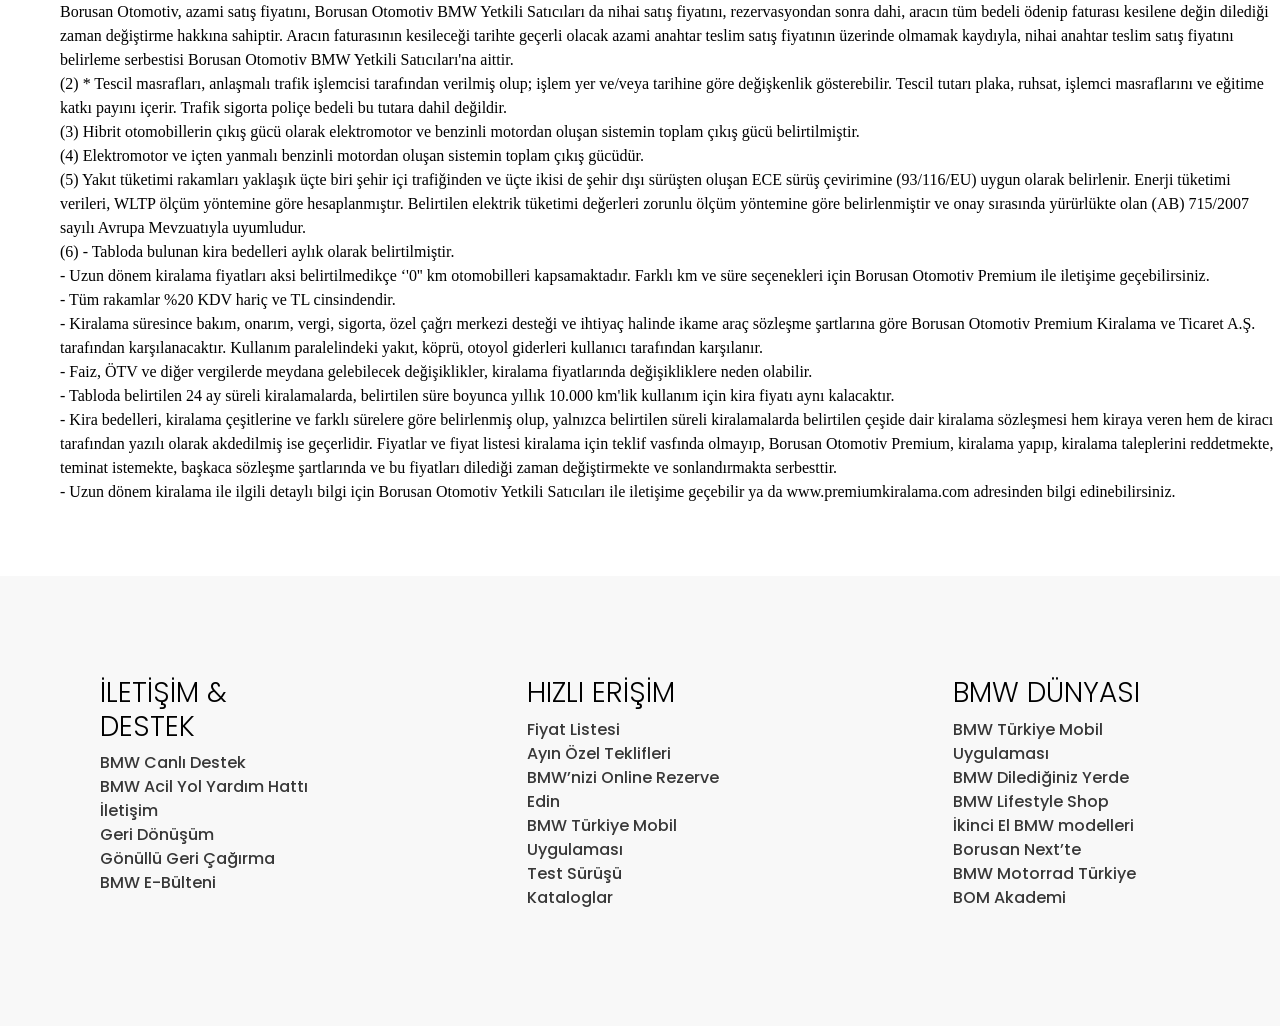
<file: pages/fiyat-listesi.html>
<!DOCTYPE html>
<html lang="en">

<head>
  <meta charset="UTF-8">
  <meta name="viewport" content="width=device-width, initial-scale=1.0">
  <title> BMW Fiyat Listesi BMW Türkiye</title>
  <link rel="icon" href="../images/BMW Logo.png" type="image/x - icon" />
  <link href="https://cdn.jsdelivr.net/npm/bootstrap@5.0.2/dist/css/bootstrap.min.css" rel="stylesheet"
    integrity="sha384-EVSTQN3/azprG1Anm3QDgpJLIm9Nao0Yz1ztcQTwFspd3yD65VohhpuuCOmLASjC" crossorigin="anonymous" />
  <link rel="stylesheet" href="../style.css"/>
  <style>
    body {
      font-family: Verdana;
    }

    .row{
            width: 1700px !important;
            margin: 0 auto;
        }
  </style>


</head>


<body>
  <nav class="navbar navbar-expand-lg navbar-dark" style="border-bottom: 1px solid black !important;">
    <div class="container">
      <a class="navbar-brand" href="../index.html"><img width="100" src="/images/website-navbaar-logo.png" alt=""></a>
      <button class="navbar-toggler" type="button" data-bs-toggle="collapse" data-bs-target="#navbarNav" aria-controls="navbarNav" aria-expanded="false" aria-label="Toggle navigation">
        <span class="navbar-toggler-icon"></span>
      </button>
      <div class="collapse navbar-collapse" id="navbarNav">
        <ul class="navbar-nav me-auto">
          <li class="nav-item"><a class="nav-link text-dark" href="../pages/modeller.html"><b>Modeller</b></a></li>
          <li class="nav-item"><a class="nav-link text-dark" href="../pages/hizmetler.html"><b>Hizmetler</b></a></li>
          <li class="nav-item"><a class="nav-link text-dark" href="../pages/iletisim.html"><b>İletişim</b></a></li>
          <li class="nav-item"><a class="nav-link text-dark" href="../pages/Hakkında.html"><b>Hakkında</b></a></li>
        </ul>
      </div>
    </div>
  </nav>
<br>
<br>
<h3 class="fiyat-listesi-başlık1">27.12.2024 İtibariyle 2024 Model Yılı BMW Perakende Satış Azami Fiyat Listesi
  <sup>1</sup>
</h3>
  <div class="conteiner">
    <div class="row">
      <br>
      <br>
      <div class="grid-container">
        <div class="grid-item"><img src="../images/2 serisi.png" alt="Resim 1"></div>
        <div class="grid-item"><img src="../images/3 serisi.png" alt="Resim 6"></div>
        <div class="grid-item"><img src="../images/4 serisi coupe.png" alt="Resim 6"></div>
        <div class="grid-item"><img src="../images/5 serisi farklı.png" alt="Resim 6"></div>
      </div>

      <div>
        <img class="pages-modeller-logo-s" src="../images/M-POWER-LOGO.png" alt="">
        <img class="pages-modeller-logo-2s" src="../images/M-POWER-LOGO.png" alt="">
        <img class="pages-modeller-logo-2s" src="../images/M-POWER-LOGO.png" alt="">
        <img class="pages-modeller-logo-2s" src="../images/M-POWER-LOGO.png" alt="">
      </div>

      <div class="grid-container">
        <p class="grid-model"> Yeni 2 Serisi Sedan</p>
        <p class="grid-model"> Yeni BMW 3 Serisi M Sport</p>
        <p class="grid-model"> Yeni BMW 4 Serisi Coupe</p>
        <p class="grid-model"> Yeni BMW 5 Serisi M Sport</p>
      </div> 

      <div class="grid-container">
        <p class="grid-model"> Benzin</p>
        <p class="grid-model"> Benzin</p>
        <p class="grid-model"> Benzin</p>
        <p class="grid-model"> Benzin</p>
      </div>

      <div class="grid-container">
        <div class="grid-item"><img src="../images/7 serisi elektrik.png" alt="Resim 1"></div>
        <div class="grid-item"><img src="../images/8-serisi-coupe.png" alt="Resim 6"></div>
        <div class="grid-item"><img src="../images/X1.jpg" alt="Resim 6"></div>
        <div class="grid-item"><img src="../images/x2 serisi.png" alt="Resim 6"></div>
      </div>

      <div>
        <img class="pages-modeller-logo-s" src="../images/M-POWER-LOGO.png" alt="">
        <img class="pages-modeller-logo-2s" src="../images/M-POWER-LOGO.png" alt="">
        <img class="pages-modeller-logo-2s" src="../images/M-POWER-LOGO.png" alt="">
        <img class="pages-modeller-logo-2s" src="../images/M-POWER-LOGO.png" alt="">
      </div>

      <div class="grid-container">
        <p class="grid-model"> Yeni BMW i7 M70 xDrive</p>
        <p class="grid-model"> Yeni 8 Serisi Coupe</p>
        <p class="grid-model"> Yeni BMW X1</p>
        <p class="grid-model"> Yeni BMW X2</p>
      </div> 

      <div class="grid-container">
        <p class="grid-model"> Benzin</p>
        <p class="grid-model"> Benzin</p>
        <p class="grid-model"> Benzin</p>
        <p class="grid-model"> Benzin</p>
      </div>

      <div class="grid-container">
        <div class="grid-item"><img src="../images/x3 serisi.png" alt="Resim 1"></div>
        <div class="grid-item"><img src="../images/x4 serisi.png" alt="Resim 6"></div>
        <div class="grid-item"><img src="../images/x5 serisi.png" alt="Resim 6"></div>
        <div class="grid-item"><img src="../images/x6 serisi.png" alt="Resim 6"></div>
      </div>

      <div>
        <img class="pages-modeller-logo-s" src="../images/M-POWER-LOGO.png" alt="">
        <img class="pages-modeller-logo-2s" src="../images/M-POWER-LOGO.png" alt="">
        <img class="pages-modeller-logo-2s" src="../images/M-POWER-LOGO.png" alt="">
        <img class="pages-modeller-logo-2s" src="../images/M-POWER-LOGO.png" alt="">
      </div>

      <div class="grid-container">
        <p class="grid-model"> Yeni BMW X3</p>
        <p class="grid-model"> Yeni BMW X4</p>
        <p class="grid-model"> Yeni BMW X5 M Sport</p>
        <p class="grid-model"> Yeni BMW X6 M Sport</p>
      </div> 

      <div class="grid-container">
        <p class="grid-model"> Benzin</p>
        <p class="grid-model"> Benzin</p>
        <p class="grid-model"> Benzin</p>
        <p class="grid-model"> Benzin</p>
      </div>


  <div class="conteiner">
    <div class="row">
      <div class="table-respon">
        <img src="../images/2 serisi.png" alt="BMW 2 serisi" class="fiyat_listesi_logo mt-5" style=" width: 450px;">
        <h1 class="h11" id="dev">Yeni BMW 2 Serisi Sedan</h1>
      <br>
      <table class="table_ulan">
    
        <thead class="header1">
          <tr class="tr1">
            <th class="th1">Model</th>
            <th class="th1">Tasarım paketi</th>
            <th class="th1">Şanzıman</th>
            <th class="th1">Motor</th>
            <th class="th1"> Motor Gücü</th>
            <th class="th1">0-100 km/s</th>
            <th class="th1">Özellikler</th>
            <th class="th1">Fiyat (₺)</th>
          </tr>
        </thead>
        <tbody class="body1">
          <tr class="tr1">
            <td class="td1">BMW 220i</td>
            <td class="td1">M Sport</td>
            <td class="td1">8 İleri Otomatik</td>
            <td class="td1">2.0L Benzinli</td>
            <td class="td1">184 HP</td>
            <td class="td1">7.9 saniye</td>
            <td class="td1">LED farlar, Deri döşeme, iDrive 7.0, Anahtarsız giriş</td>
            <td class="td1">1.150.000 ₺</td>
          </tr>
          <tr class="tr1">
            <td class="td1">BMW 230i</td>
            <td class="td1">M Sport</td>
            <td class="td1">8 İleri Otomatik</td>
            <td class="td1">2.0L Benzinli</td>
            <td class="td1">252 HP</td>
            <td class="td1">6.0 saniye</td>
            <td class="td1">LED farlar, 19" jantlar, Apple CarPlay, Adaptif cruise</td>
            <td class="td1">1.300.000 ₺</td>
          </tr>
          <tr class="tr1">
            <td class="td1">BMW 240i</td>
            <td class="td1">M Sport</td>
            <td class="td1">8 İleri Otomatik</td>
            <td class="td1">3.0L Benzinli</td>
            <td class="td1">340 HP</td>
            <td class="td1">4.9 saniye</td>
            <td class="td1">Laser farlar, Harman Kardon ses sistemi, M Sport frenler</td>
            <td class="td1">1.500.000 ₺</td>
          </tr>
          <tr class="tr1">
            <td class="td1">BMW M250i xDrive</td>
            <td class="td1">M Sport</td>
            <td class="td1">8 İleri Otomatik</td>
            <td class="td1">4.4L V8 (Twin-Turbo) Benzinli</td>
            <td class="td1">462 HP</td>
            <td class="td1">3.8 saniye</td>
            <td class="td1">Laser ışık, M Sport paket, 360 derece kamera</td>
            <td class="td1">2.000.000 ₺</td>
          </tr>
          <br>
        </tbody>
      </table>
      </section>
      <br><br>
      <img src="../images/3 serisi M3.png" alt="BMW Logo" class="fiyat_listesi_logo mt-5" style="width: 300px;">
        <h1 class="h11" id="dev2">Yeni BMW 3 Serisi Sedan</h1>
      <br>
      <br>
        <table class="table_ulan">
    
          <thead class="header1">
      
            <tr class="tr1">
      
              <th class="th1">Model</th>
      
              <th class="th1">Tasarım paketi</th>
      
              <th class="th1">Şanzıman</th>
      
              <th class="th1">Motor</th>
      
              <th class="th1"> Motor Gücü</th>
      
              <th class="th1">0-100 km/s</th>
      
              <th class="th1">Özellikler</th>
      
              <th class="th1">Fiyat (₺)</th>
      
            </tr>
      
          </thead>
      
          <tbody class="body1">
      
            <tr class="tr1">
      
              <td class="td1">BMW 320i</td>
      
              <td class="td1">M Sport</td>
      
              <td class="td1">8 İleri Otomatik</td>
      
              <td class="td1">2.0L Benzinli</td>
      
              <td class="td1">184 HP</td>
      
              <td class="td1">7.9 saniye</td>
      
              <td class="td1">LED farlar, Deri döşeme, iDrive 7.0, Anahtarsız giriş</td>
      
              <td class="td1">1.150.000 ₺</td>
              </div>
            </tr>
      
            <tr class="tr1">
      
              <td class="td1">BMW 330i</td>
      
              <td class="td1">M Sport</td>
      
              <td class="td1">8 İleri Otomatik</td>
      
              <td class="td1">2.0L Benzinli</td>
      
              <td class="td1">252 HP</td>
      
              <td class="td1">6.0 saniye</td>
      
              <td class="td1">LED farlar, 19" jantlar, Apple CarPlay, Adaptif cruise</td>
      
              <td class="td1">1.300.000 ₺</td>
            </tr>
      
            <tr class="tr1">
      
              <td class="td1">BMW 340i</td>
      
              <td class="td1">M Sport</td>
      
              <td class="td1">8 İleri Otomatik</td>
      
              <td class="td1">3.0L Benzinli</td>
      
              <td class="td1">340 HP</td>
      
              <td class="td1">4.9 saniye</td>
      
              <td class="td1">Laser farlar, Harman Kardon ses sistemi, M Sport frenler</td>
      
              <td class="td1">1.500.000 ₺</td>
      
            </tr>
      
            <tr class="tr1">
      
              <td class="td1">BMW M350i xDrive</td>
      
              <td class="td1">M Sport</td>
      
              <td class="td1">8 İleri Otomatik</td>
      
              <td class="td1">4.4L V8 (Twin-Turbo) Benzinli</td>
      
              <td class="td1">462 HP</td>
      
              <td class="td1">3.8 saniye</td>
      
              <td class="td1">Laser ışık, M Sport paket, 360 derece kamera</td>
      
              <td class="td1">2.000.000 ₺</td>
      
            </tr>
      
          </tbody>
      
        </table>
      
        </section>
      
      
        <br>
        <br>
        <img src="../images/4 serisi coupe.png" alt="BMW 4 serisi" class="fiyat_listesi_logo" style="width: 450px;">
        <br>
        <h1 class="h11" id="dev3">Yeni BMW 4 Serisi Sedan</h1>
        <br>
        <br>
        <table class="table_ulan">
      
          <thead class="header1">
      
            <tr class="tr1">
      
              <th class="th1">Model</th>
      
              <th class="th1">Tasarım paketi</th>
      
              <th class="th1">Şanzıman</th>
      
              <th class="th1">Motor</th>
      
              <th class="th1">Motor Gücü</th>
      
              <th class="th1">0-100 km/s</th>
      
              <th class="th1">Özellikler</th>
      
              <th class="th1">Fiyat (₺)</th>
      
            </tr>
      
          </thead>
      
          <tbody class="body1">
      
            <tr class="tr1">
      
              <td class="td1">BMW 420i</td>
      
              <td class="td1">M Sport</td>
      
              <td class="td1">8 İleri Otomatik</td>
      
              <td class="td1">2.0L Benzinli</td>
      
              <td class="td1">184 HP</td>
      
              <td class="td1">7.9 saniye</td>
      
              <td class="td1">LED farlar, Deri döşeme, iDrive 7.0, Anahtarsız giriş</td>
      
              <td class="td1">1.150.000 ₺</td>
            </tr>
      
            <tr class="tr1">
      
              <td class="td1">BMW 430i</td>
      
              <td class="td1">M Sport</td>
      
              <td class="td1">8 İleri Otomatik</td>
      
              <td class="td1">2.0L Benzinli</td>
      
              <td class="td1">252 HP</td>
      
              <td class="td1">6.0 saniye</td>
      
              <td class="td1">LED farlar, 19" jantlar, Apple CarPlay, Adaptif cruise</td>
      
              <td class="td1">1.300.000 ₺</td>
            </tr>
      
            <tr class="tr1">
      
              <td class="td1">BMW 440i</td>
      
              <td class="td1">M Sport</td>
      
              <td class="td1">8 İleri Otomatik</td>
      
              <td class="td1">3.0L Benzinli</td>
      
              <td class="td1">340 HP</td>
      
              <td class="td1">4.9 saniye</td>
      
              <td class="td1">Laser farlar, Harman Kardon ses sistemi, M Sport frenler</td>
      
              <td class="td1">1.500.000 ₺</td>
      
            </tr>
      
            <tr class="tr1">
      
              <td class="td1">BMW M450i xDrive</td>
      
              <td class="td1">M Sport</td>
      
              <td class="td1">8 İleri Otomatik</td>
      
              <td class="td1">4.4L V8 (Twin-Turbo) Benzinli</td>
      
              <td class="td1">462 HP</td>
      
              <td class="td1">3.8 saniye</td>
      
              <td class="td1">Laser ışık, M Sport paket, 360 derece kamera</td>
      
              <td class="td1">2.000.000 ₺</td>
      
            </tr>
      
          </tbody>
      
        </table>
      
        </section>
        <img src="../images/5 serisi i5M60.png" alt="BMW 5 seri" class="fiyat_listesi_logo" style="width: 450px;">
        
        <h1 class="h11" id="dev4">Yeni BMW 5 Serisi Sedan</h1>
        <br>
        <br>
        <table class="table_ulan">
      
          <thead class="header1">
      
            <tr class="tr1">
      
              <th class="th1">Model</th>
      
              <th class="th1">Tasarım paketi</th>
      
              <th class="th1">Şanzıman</th>
      
              <th class="th1">Motor</th>
      
              <th class="th1">Motor Gücü</th>
      
              <th class="th1">0-100 km/s</th>
      
              <th class="th1">Özellikler</th>
      
              <th class="th1">Fiyat (₺)</th>
      
            </tr>
      
          </thead>
      
          <tbody class="body1">
      
            <tr class="tr1">
      
              <td class="td1">BMW 520i</td>
      
              <td class="td1">M Sport</td>
      
              <td class="td1">8 İleri Otomatik</td>
      
              <td class="td1">2.0L Benzinli</td>
      
              <td class="td1">184 HP</td>
      
              <td class="td1">7.9 saniye</td>
      
              <td class="td1">LED farlar, Deri döşeme, iDrive 7.0, Anahtarsız giriş</td>
      
              <td class="td1">1.150.000 ₺</td>
            </tr>
      
            <tr class="tr1">
      
              <td class="td1">BMW 530i</td>
      
              <td class="td1">M Sport</td>
      
              <td class="td1">8 İleri Otomatik</td>
      
              <td class="td1">2.0L Benzinli</td>
      
              <td class="td1">252 HP</td>
      
              <td class="td1">6.0 saniye</td>
      
              <td class="td1">LED farlar, 19" jantlar, Apple CarPlay, Adaptif cruise</td>
      
              <td class="td1">1.300.000 ₺</td>
            </tr>
      
            <tr class="tr1">
      
              <td class="td1">BMW 540i</td>
      
              <td class="td1">M Sport</td>
      
              <td class="td1">8 İleri Otomatik</td>
      
              <td class="td1">3.0L Benzinli</td>
      
              <td class="td1">340 HP</td>
      
              <td class="td1">4.9 saniye</td>
      
              <td class="td1">Laser farlar, Harman Kardon ses sistemi, M Sport frenler</td>
      
              <td class="td1">1.500.000 ₺</td>
            </tr>
      
            <tr class="tr1">
      
              <td class="td1">BMW M550i xDrive</td>
      
              <td class="td1">M Sport</td>
      
              <td class="td1">8 İleri Otomatik</td>
      
              <td class="td1">4.4L V8 (Twin-Turbo) Benzinli</td>
      
              <td class="td1">462 HP</td>
      
              <td class="td1">3.8 saniye</td>
      
              <td class="td1">Laser ışık, M Sport paket, 360 derece kamera</td>
      
              <td class="td1">2.000.000 ₺</td>
      
            </tr>
      
          </tbody>
      
        </table>
        <br>
        <br>
        <img src="../images/7 serisi elektrik.png" alt="BMW 8 serisi"  class="fiyat_listesi_logo" style="width: 450px">
        <h1 class="h11 mt-5" id="dev5">Yeni BMW 7 Serisi Sedan</h1>
        <br>
        <br>
        <table class="table_ulan">
      
          <thead class="header1">
      
            <tr class="tr1">
      
              <th class="th1">Model</th>
      
              <th class="th1">Tasarım paketi</th>
      
              <th class="th1">Şanzıman</th>
      
              <th class="th1">Motor</th>
      
              <th class="th1">Motor Gücü</th>
      
              <th class="th1">0-100 km/s</th>
      
              <th class="th1">Özellikler</th>
      
              <th class="th1">Fiyat (₺)</th>
      
            </tr>
      
          </thead>
           
            <tr class="tr1">
      
              <td class="td1">BMW i7 M70</td>
      
              <td class="td1">M Sport</td>
      
              <td class="td1">8 İleri Otomatik</td>
      
              <td class="td1">2.0L Benzinli</td>
      
              <td class="td1">252 HP</td>
      
              <td class="td1">6.0 saniye</td>
      
              <td class="td1">LED farlar, 19" jantlar, Apple CarPlay, Adaptif cruise</td>
      
              <td class="td1">1.300.000 ₺</td>
            </tr>
      
            <tr class="tr1">
      
              <td class="td1">BMW i7 xDrive</td>
      
              <td class="td1">M Sport</td>
      
              <td class="td1">8 İleri Otomatik</td>
      
              <td class="td1">3.0L Benzinli</td>
      
              <td class="td1">340 HP</td>
      
              <td class="td1">4.9 saniye</td>
      
              <td class="td1">Laser farlar, Harman Kardon ses sistemi, M Sport frenler</td>
      
              <td class="td1">1.500.000 ₺</td>
            </tr>
      
            <tr class="tr1">
      
              <td class="td1">BMW i7 M650 xDrive</td>
      
              <td class="td1">M Sport</td>
      
              <td class="td1">8 İleri Otomatik</td>
      
              <td class="td1">4.4L V8 (Twin-Turbo) Benzinli</td>
      
              <td class="td1">462 HP</td>
      
              <td class="td1">3.8 saniye</td>
      
              <td class="td1">Laser ışık, M Sport paket, 360 derece kamera</td>
      
              <td class="td1">2.000.000 ₺</td>
      
            </tr>
      
          </tbody>
      
        </table>

<img src="../images/8-serisi-coupe.png" alt="BMW 8 serisi"  class="fiyat_listesi_logo" style="width: 450px">
        <h1 class="h11 mt-5" id="dev6">Yeni BMW 8 Serisi Sedan</h1>
        <br>
        <br>
        <table class="table_ulan">
      
          <thead class="header1">
      
            <tr class="tr1">
      
              <th class="th1">Model</th>
      
              <th class="th1">Tasarım paketi</th>
      
              <th class="th1">Şanzıman</th>
      
              <th class="th1">Motor</th>
      
              <th class="th1">Motor Gücü</th>
      
              <th class="th1">0-100 km/s</th>
      
              <th class="th1">Özellikler</th>
      
              <th class="th1">Fiyat (₺)</th>
      
            </tr>
      
          </thead>
           
            <tr class="tr1">
      
              <td class="td1">BMW 840i</td>
      
              <td class="td1">M Sport</td>
      
              <td class="td1">8 İleri Otomatik</td>
      
              <td class="td1">2.0L Benzinli</td>
      
              <td class="td1">252 HP</td>
      
              <td class="td1">6.0 saniye</td>
      
              <td class="td1">LED farlar, 19" jantlar, Apple CarPlay, Adaptif cruise</td>
      
              <td class="td1">1.300.000 ₺</td>
            </tr>
      
            <tr class="tr1">
      
              <td class="td1">BMW 850i</td>
      
              <td class="td1">M Sport</td>
      
              <td class="td1">8 İleri Otomatik</td>
      
              <td class="td1">3.0L Benzinli</td>
      
              <td class="td1">340 HP</td>
      
              <td class="td1">4.9 saniye</td>
      
              <td class="td1">Laser farlar, Harman Kardon ses sistemi, M Sport frenler</td>
      
              <td class="td1">1.500.000 ₺</td>
            </tr>
      
            <tr class="tr1">
      
              <td class="td1">BMW M8 Competetion</td>
      
              <td class="td1">M Sport</td>
      
              <td class="td1">8 İleri Otomatik</td>
      
              <td class="td1">4.4L V8 (Twin-Turbo) Benzinli</td>
      
              <td class="td1">462 HP</td>
      
              <td class="td1">3.8 saniye</td>
      
              <td class="td1">Laser ışık, M Sport paket, 360 derece kamera</td>
      
              <td class="td1">2.000.000 ₺</td>
      
            </tr>
      
          </tbody>
      
        </table>


        <img src="../images/X1.jpg" alt="BMW X1 Serisi"  class="fiyat_listesi_logo" style="width: 450px">
        <h1 class="h11 mt-5" id="dev7">Yeni BMW X1 Serisi</h1>
        <br>
        <br>
        <table class="table_ulan">
      
          <thead class="header1">
      
            <tr class="tr1">
      
              <th class="th1">Model</th>
      
              <th class="th1">Tasarım paketi</th>
      
              <th class="th1">Şanzıman</th>
      
              <th class="th1">Motor</th>
      
              <th class="th1">Motor Gücü</th>
      
              <th class="th1">0-100 km/s</th>
      
              <th class="th1">Özellikler</th>
      
              <th class="th1">Fiyat (₺)</th>
      
            </tr>
      
          </thead>
           
            <tr class="tr1">
      
              <td class="td1">BMW X1 sDrive20i</td>
      
              <td class="td1">X-Line</td>
      
              <td class="td1">8 İleri Otomatik</td>
      
              <td class="td1">2.0L Benzinli</td>
      
              <td class="td1">252 HP</td>
      
              <td class="td1">6.0 saniye</td>
      
              <td class="td1">LED farlar, 19" jantlar, Apple CarPlay, Adaptif cruise</td>
      
              <td class="td1">1.300.000 ₺</td>
            </tr>
      
            <tr class="tr1">
      
              <td class="td1">BMW X1 sDrive20i</td>

              <td class="td1">M Sport</td>
      
              <td class="td1">8 İleri Otomatik</td>
      
              <td class="td1">3.0L Benzinli</td>
      
              <td class="td1">340 HP</td>
      
              <td class="td1">4.9 saniye</td>
      
              <td class="td1">Laser farlar, Harman Kardon ses sistemi, M Sport frenler</td>
      
              <td class="td1">1.500.000 ₺</td>
            </tr>
            <tr class="tr1">
      
              <td class="td1">BMW X1 sDrive30i</td>
      
              <td class="td1">M Sport</td>
      
              <td class="td1">8 İleri Otomatik</td>
      
              <td class="td1">2.0L Benzinli</td>
      
              <td class="td1">252 HP</td>
      
              <td class="td1">6.0 saniye</td>
      
              <td class="td1">LED farlar, 19" jantlar, Apple CarPlay, Adaptif cruise</td>
      
              <td class="td1">1.300.000 ₺</td>
            </tr>
        </table>
    </div>
      </div>
      
    </div>
  </div>

<div class="ForSaleBottom">
  <p style="padding-left: 60px;">(1) Fiyatlar baz/asgari donanımlı araçlara ait (opsiyonel ekipmanlar ayrıca fiyatlandırılır), vergiler ve tescil masrafları dahil azami anahtar teslim satış fiyatları olup; an itibariyle geçerlidir. Borusan Otomotiv, azami satış fiyatını, Borusan Otomotiv BMW Yetkili Satıcıları da nihai satış fiyatını, rezervasyondan sonra dahi, aracın tüm bedeli ödenip faturası kesilene değin dilediği zaman değiştirme hakkına sahiptir. Aracın faturasının kesileceği tarihte geçerli olacak azami anahtar teslim satış fiyatının üzerinde olmamak kaydıyla, nihai anahtar teslim satış fiyatını belirleme serbestisi Borusan Otomotiv BMW Yetkili Satıcıları'na aittir.
     <br>
    (2) * Tescil masrafları, anlaşmalı trafik işlemcisi tarafından verilmiş olup; işlem yer ve/veya tarihine göre değişkenlik gösterebilir. Tescil tutarı plaka, ruhsat, işlemci masraflarını ve eğitime katkı payını içerir. Trafik sigorta poliçe bedeli bu tutara dahil değildir.
      <br>
    (3) Hibrit otomobillerin çıkış gücü olarak elektromotor ve benzinli motordan oluşan sistemin toplam çıkış gücü belirtilmiştir.
      <br>
    (4) Elektromotor ve içten yanmalı benzinli motordan oluşan sistemin toplam çıkış gücüdür.
    <br>
    (5) Yakıt tüketimi rakamları yaklaşık üçte biri şehir içi trafiğinden ve üçte ikisi de şehir dışı sürüşten oluşan ECE sürüş çevirimine (93/116/EU) uygun olarak belirlenir. Enerji tüketimi verileri, WLTP ölçüm yöntemine göre hesaplanmıştır. Belirtilen elektrik tüketimi değerleri zorunlu ölçüm yöntemine göre belirlenmiştir ve onay sırasında yürürlükte olan (AB) 715/2007 sayılı Avrupa Mevzuatıyla uyumludur.
    <br>
    (6) - Tabloda bulunan kira bedelleri aylık olarak belirtilmiştir.
    <br>
    - Uzun dönem kiralama fiyatları aksi belirtilmedikçe ‘'0'' km otomobilleri kapsamaktadır. Farklı km ve süre seçenekleri için Borusan Otomotiv Premium ile iletişime geçebilirsiniz.
     <br>
    - Tüm rakamlar %20 KDV hariç ve TL cinsindendir.
    <br>
    - Kiralama süresince bakım, onarım, vergi, sigorta, özel çağrı merkezi desteği ve ihtiyaç halinde ikame araç sözleşme şartlarına göre Borusan Otomotiv Premium Kiralama ve Ticaret A.Ş. tarafından karşılanacaktır. Kullanım paralelindeki yakıt, köprü, otoyol giderleri kullanıcı tarafından karşılanır.
   <br>
    - Faiz, ÖTV ve diğer vergilerde meydana gelebilecek değişiklikler, kiralama fiyatlarında değişikliklere neden olabilir.
   <br>
    - Tabloda belirtilen 24 ay süreli kiralamalarda, belirtilen süre boyunca yıllık 10.000 km'lik kullanım için kira fiyatı aynı kalacaktır.
   <br>
    - Kira bedelleri, kiralama çeşitlerine ve farklı sürelere göre belirlenmiş olup, yalnızca belirtilen süreli kiralamalarda belirtilen çeşide dair kiralama sözleşmesi hem kiraya veren hem de kiracı tarafından yazılı olarak akdedilmiş ise geçerlidir. Fiyatlar ve fiyat listesi kiralama için teklif vasfında olmayıp, Borusan Otomotiv Premium, kiralama yapıp, kiralama taleplerini reddetmekte, teminat istemekte, başkaca sözleşme şartlarında ve bu fiyatları dilediği zaman değiştirmekte ve sonlandırmakta serbesttir.
    <br>
    - Uzun dönem kiralama ile ilgili detaylı bilgi için Borusan Otomotiv Yetkili Satıcıları ile iletişime geçebilir ya da www.premiumkiralama.com adresinden bilgi edinebilirsiniz.</p>
</div>

  </section>
  <script src="https://cdn.jsdelivr.net/npm/bootstrap@5.3.3/dist/js/bootstrap.bundle.min.js"></script>
</body>

<footer>
  <div class="footer-holder mt-5">
    <div class="footer-divs">
      <h3 class="footer-h3">İLETİŞİM & DESTEK</h3>
      <div>
        <a class="footer-links" href="../pages/iletisim.html">BMW Canlı Destek</a>
        <br>
        <a class="footer-links" href="">BMW Acil Yol Yardım Hattı</a>
        <br>
        <a class="footer-links" href="../pages/iletisim.html">İletişim</a>
        <br>
        <a class="footer-links" href="">Geri Dönüşüm</a>
        <br>
        <a class="footer-links" href="../pages/geri-cagirma.html">Gönüllü Geri Çağırma</a>
        <br>
        <a class="footer-links" href="">BMW E-Bülteni</a>
      </div>
    </div>
    <div class="footer-divs">
      <h3 class="footer-h3">HIZLI ERİŞİM</h3>
      <a class="footer-links" href="../pages/fiyat-listesi.html">Fiyat Listesi</a>
      <br>
      <a class="footer-links" href="">Ayın Özel Teklifleri</a>
      <br>
      <a class="footer-links" href="">BMW’nizi Online Rezerve Edin</a>
      <br>
      <a class="footer-links" href="">BMW Türkiye Mobil Uygulaması</a>
      <br>
      <a class="footer-links" href="">Test Sürüşü</a>
      <br>
      <a class="footer-links" href="../pages/modeller.html">Kataloglar</a>
    </div>
    <div class="footer-divs">
      <h3 class="footer-h3">BMW DÜNYASI</h3>
      <a class="footer-links" href="">BMW Türkiye Mobil Uygulaması</a>
      <br>
      <a class="footer-links" href="">BMW Dilediğiniz Yerde</a>
      <br>
      <a class="footer-links" href="">BMW Lifestyle Shop</a>
      <br>
      <a class="footer-links" href="">İkinci El BMW modelleri Borusan Next’te</a>
      <br>
      <a class="footer-links" href="">BMW Motorrad Türkiye</a>
      <br>
      <a class="footer-links" href="">BOM Akademi</a>
    </div>
  </div>
</footer>

</html>
</file>
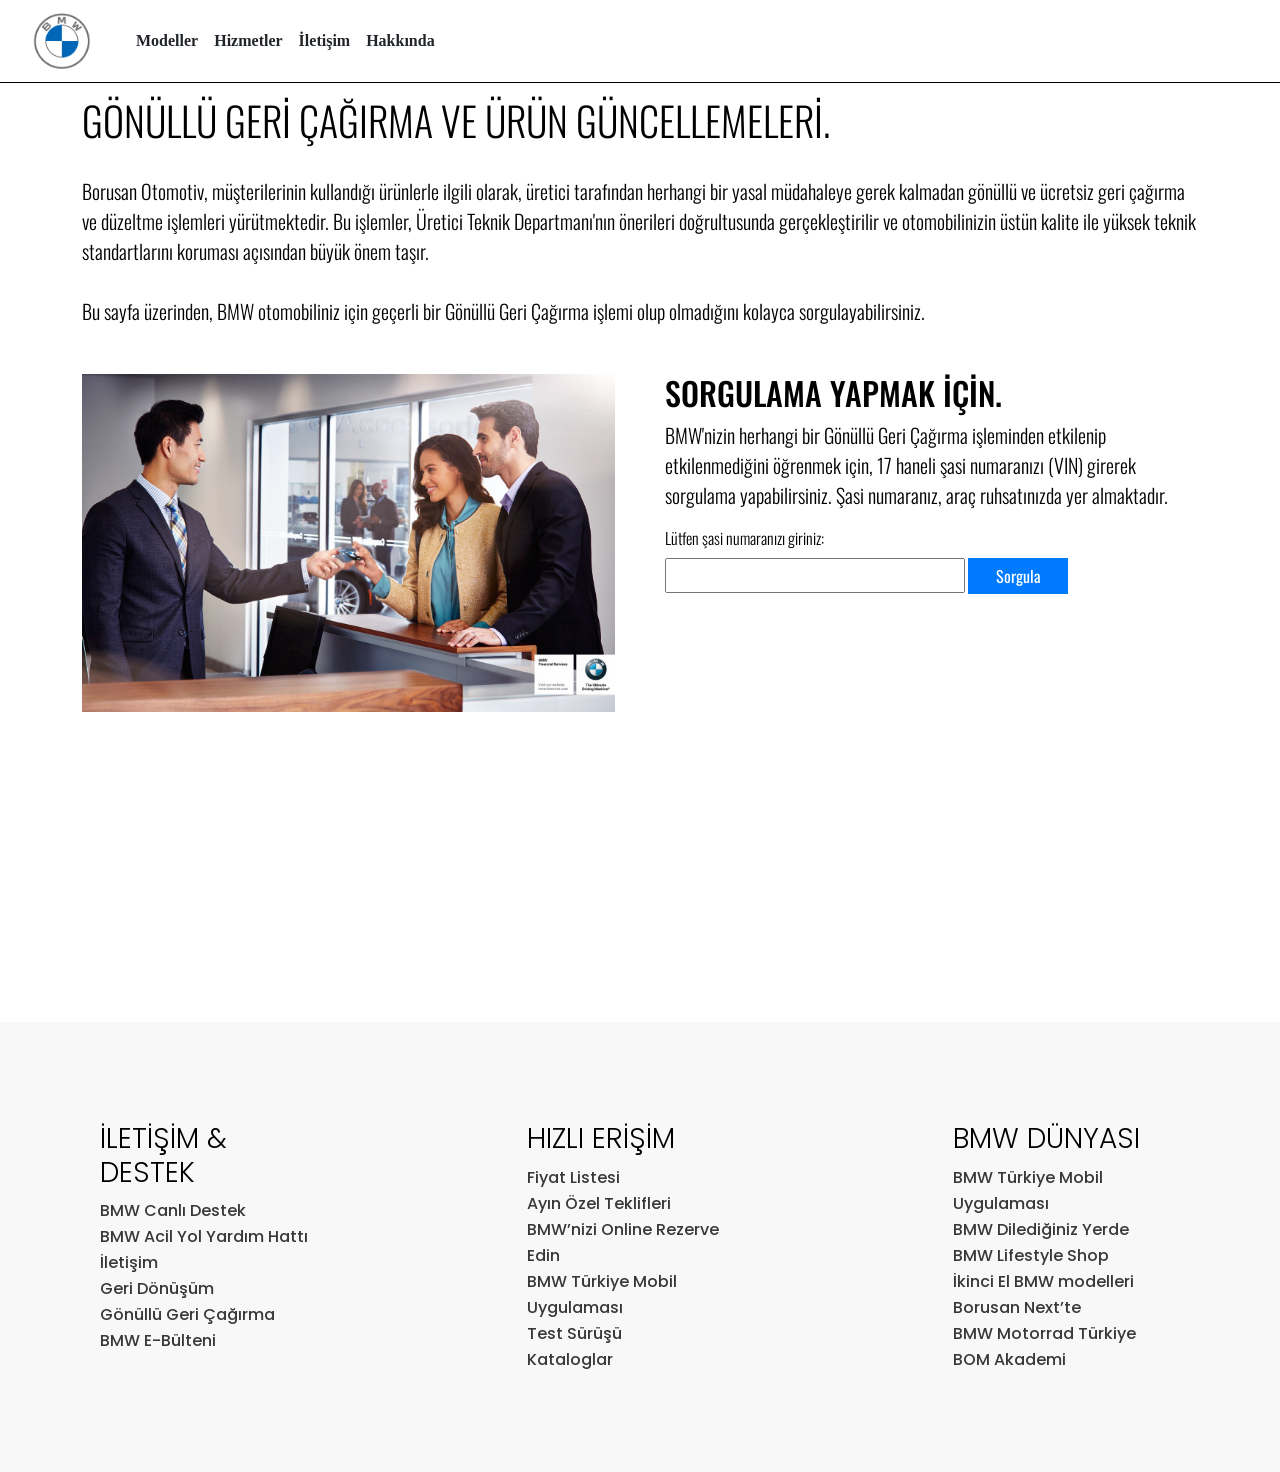
<file: pages/geri-cagirma.html>
<!DOCTYPE html>
<html lang="en">
<head>
    <meta charset="UTF-8">
    <meta name="viewport" content="width=device-width, initial-scale=1.0">
    <title>BMW Canlı Destek ile Online Görüntülü</title>
    <link rel="icon" href="../images/BMW Logo.png" type="image/x - icon" />
    <link
      href="https://cdn.jsdelivr.net/npm/bootstrap@5.0.2/dist/css/bootstrap.min.css"
      rel="stylesheet"
      integrity="sha384-EVSTQN3/azprG1Anm3QDgpJLIm9Nao0Yz1ztcQTwFspd3yD65VohhpuuCOmLASjC"
      crossorigin="anonymous"
    />
    <link rel="stylesheet" href="../style.css" />

    <style>
        body{
            font-family: "Oswald", sans-serif;
            font-weight: 300;
        }

        p{
            font-size: 20px;
        }

        small{
            font-size: 16px;
        }
    </style>
</head>
<body>
    <nav class="navbar navbar-expand-lg navbar-dark" style="border-bottom: 1px solid black !important;">
        <div class="container">
          <a class="navbar-brand" href="../index.html"><img width="100" src="/images/website-navbaar-logo.png" alt=""></a>
          <button class="navbar-toggler" type="button" data-bs-toggle="collapse" data-bs-target="#navbarNav" aria-controls="navbarNav" aria-expanded="false" aria-label="Toggle navigation">
            <span class="navbar-toggler-icon"></span>
          </button>
          <div class="collapse navbar-collapse" id="navbarNav">
            <ul class="navbar-nav me-auto">
              <li class="nav-item"><a class="nav-link text-dark" href="../pages/modeller.html"><b>Modeller</b></a></li>
              <li class="nav-item"><a class="nav-link text-dark" href="../pages/hizmetler.html"><b>Hizmetler</b></a></li>
              <li class="nav-item"><a class="nav-link text-dark" href="../pages/iletisim.html"><b>İletişim</b></a></li>
              <li class="nav-item"><a class="nav-link text-dark" href="../pages/Hakkında.html"><b>Hakkında</b></a></li>
            </ul>
          </div>
        </div>
      </nav>
      <br>
      <br>
      
      <div class="container mt-5" style="width: 1800px;">
            <h1 style="font-weight: 300;">GÖNÜLLÜ GERİ ÇAĞIRMA VE ÜRÜN GÜNCELLEMELERİ.</h1>
            <br>
            <p>Borusan Otomotiv, müşterilerinin kullandığı ürünlerle ilgili olarak, üretici tarafından herhangi bir yasal müdahaleye gerek kalmadan gönüllü ve ücretsiz geri çağırma ve düzeltme işlemleri yürütmektedir. Bu işlemler, Üretici Teknik Departmanı'nın önerileri doğrultusunda gerçekleştirilir ve otomobilinizin üstün kalite ile yüksek teknik standartlarını koruması açısından büyük önem taşır.
            <br><br>
            Bu sayfa üzerinden, BMW otomobiliniz için geçerli bir Gönüllü Geri Çağırma işlemi olup olmadığını kolayca sorgulayabilirsiniz.</p>

            <div class="cagirma-container mt-5">
                <div class="cagirma-divs">
                    <img class="cagirma-img" src="../images/bmw-geri-cagirma.png" alt="">
                </div>
                <div class="cagirma-divs">
                    <h2>SORGULAMA YAPMAK İÇİN.</h2>
                    <p>BMW'nizin herhangi bir Gönüllü Geri Çağırma işleminden etkilenip etkilenmediğini öğrenmek için, 17 haneli şasi numaranızı (VIN) girerek sorgulama yapabilirsiniz. Şasi numaranız, araç ruhsatınızda yer almaktadır.</p>
                    <form>
                        <label for="">Lütfen şasi numaranızı giriniz:</label>
                        <br>
                        <input class="mt-2 cagirma-text-input" type="text">
                        <button class="cagirma-button" type="submit">Sorgula</button>
                    </form>
                </div>
            </div>
            
      </div>
      <script src="https://cdn.jsdelivr.net/npm/bootstrap@5.3.3/dist/js/bootstrap.bundle.min.js"></script>
</body>

<footer>
  <div class="footer-holder mt-5">
    <div class="footer-divs">
      <h3 class="footer-h3">İLETİŞİM & DESTEK</h3>
      <div>
        <a class="footer-links" href="../pages/iletisim.html">BMW Canlı Destek</a>
        <br>
        <a class="footer-links" href="">BMW Acil Yol Yardım Hattı</a>
        <br>
        <a class="footer-links" href="../pages/iletisim.html">İletişim</a>
        <br>
        <a class="footer-links" href="">Geri Dönüşüm</a>
        <br>
        <a class="footer-links" href="../pages/geri-cagirma.html">Gönüllü Geri Çağırma</a>
        <br>
        <a class="footer-links" href="">BMW E-Bülteni</a>
      </div>
    </div>
    <div class="footer-divs">
      <h3 class="footer-h3">HIZLI ERİŞİM</h3>
      <a class="footer-links" href="../pages/fiyat-listesi.html">Fiyat Listesi</a>
      <br>
      <a class="footer-links" href="">Ayın Özel Teklifleri</a>
      <br>
      <a class="footer-links" href="">BMW’nizi Online Rezerve Edin</a>
      <br>
      <a class="footer-links" href="">BMW Türkiye Mobil Uygulaması</a>
      <br>
      <a class="footer-links" href="">Test Sürüşü</a>
      <br>
      <a class="footer-links" href="../pages/modeller.html">Kataloglar</a>
    </div>
    <div class="footer-divs">
      <h3 class="footer-h3">BMW DÜNYASI</h3>
      <a class="footer-links" href="">BMW Türkiye Mobil Uygulaması</a>
      <br>
      <a class="footer-links" href="">BMW Dilediğiniz Yerde</a>
      <br>
      <a class="footer-links" href="">BMW Lifestyle Shop</a>
      <br>
      <a class="footer-links" href="">İkinci El BMW modelleri Borusan Next’te</a>
      <br>
      <a class="footer-links" href="">BMW Motorrad Türkiye</a>
      <br>
      <a class="footer-links" href="">BOM Akademi</a>
    </div>
  </div>
</footer>

</html>
</file>
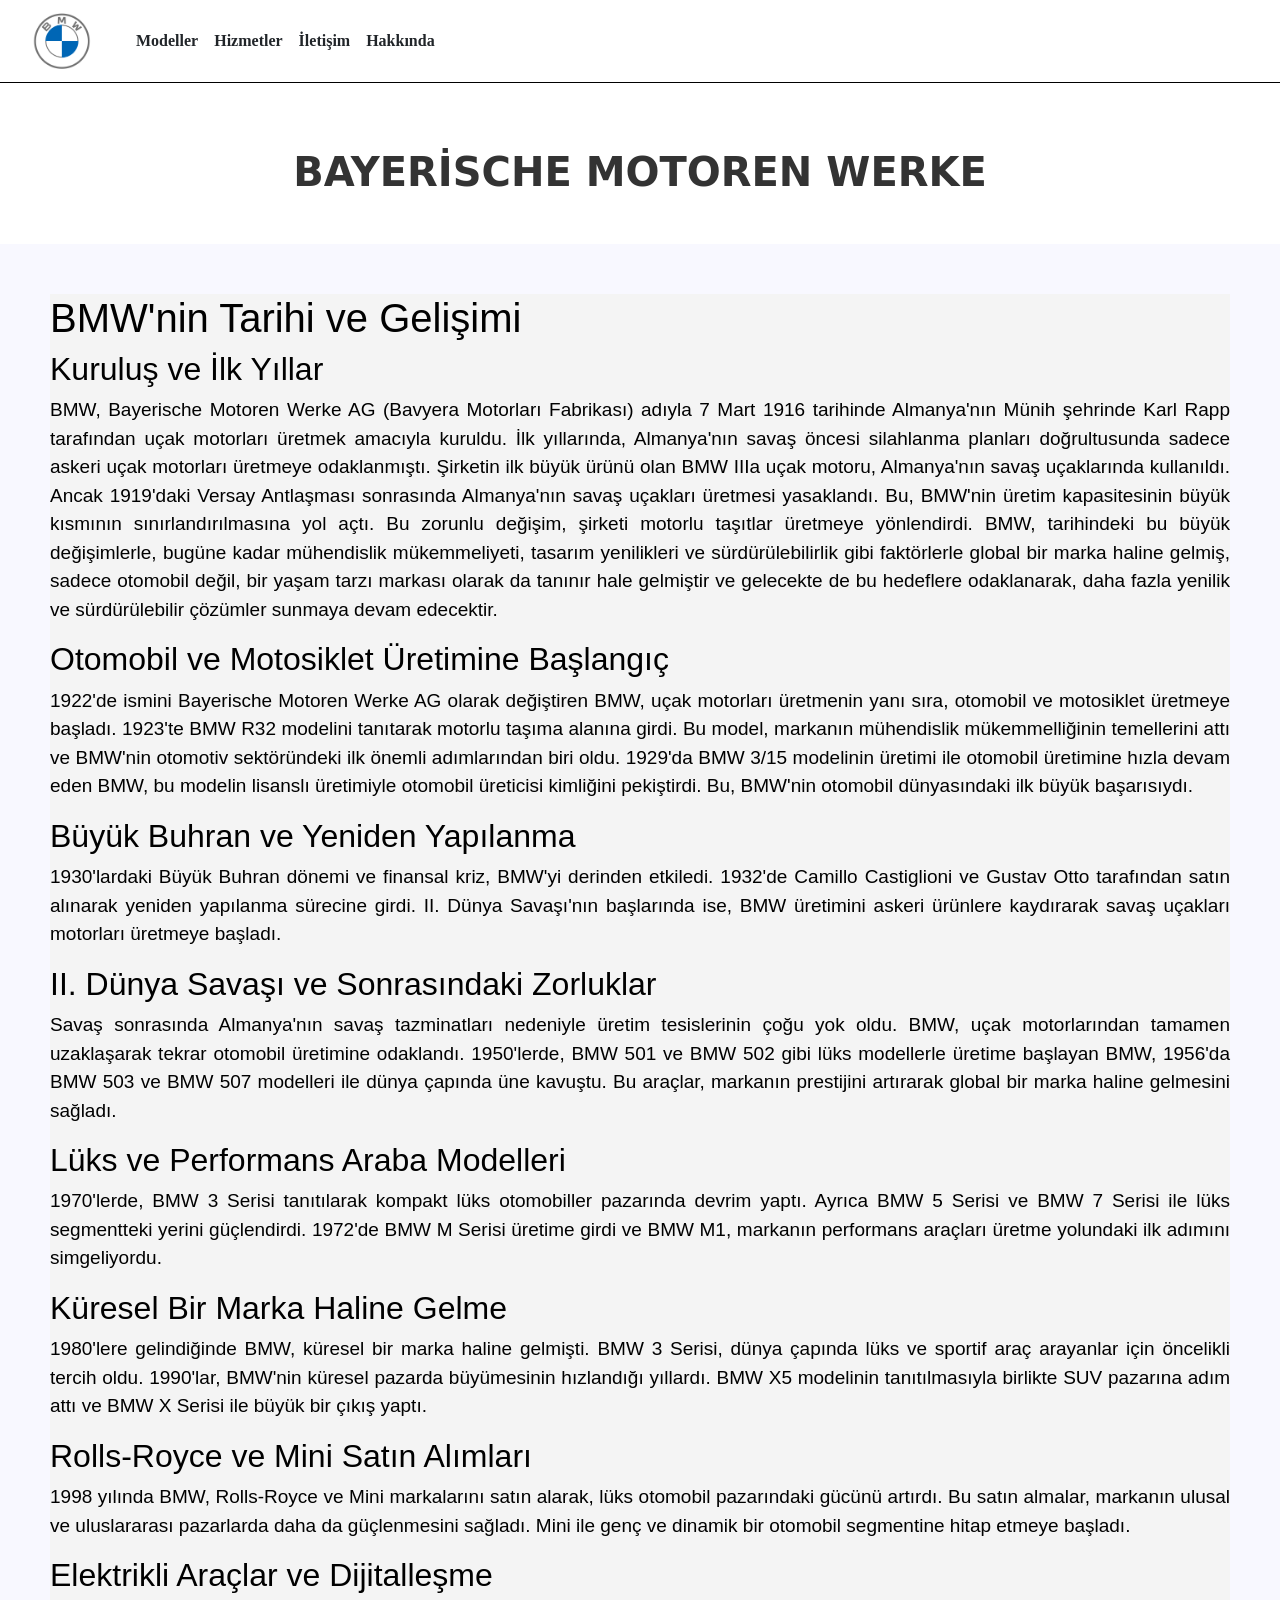
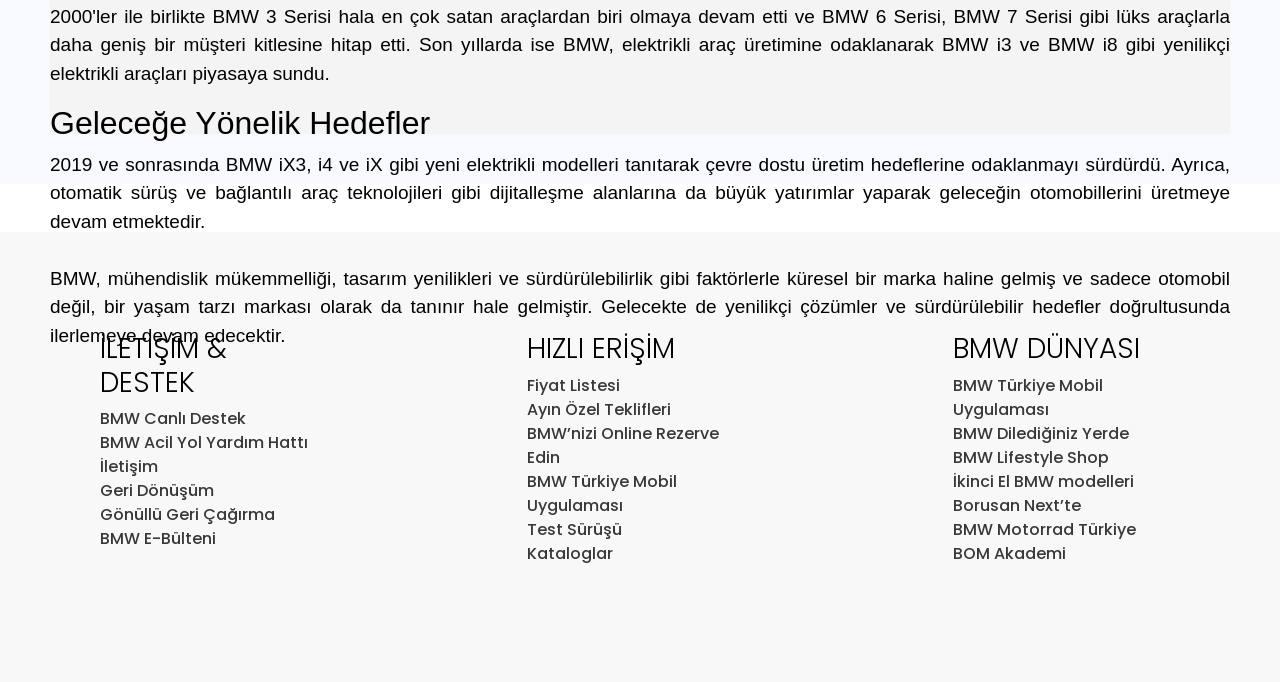
<file: pages/Hakkında.html>
<!DOCTYPE html>
<html lang="en">

<head>
  <meta charset="UTF-8" />
  <meta name="viewport" content="width=device-width, initial-scale=1.0" />
  <title>BMW Modelleri</title>
    <link rel="icon" href="../images/BMW Logo.png" type="image/x - icon" />
    <link
      href="https://cdn.jsdelivr.net/npm/bootstrap@5.0.2/dist/css/bootstrap.min.css"
      rel="stylesheet"
      integrity="sha384-EVSTQN3/azprG1Anm3QDgpJLIm9Nao0Yz1ztcQTwFspd3yD65VohhpuuCOmLASjC"
      crossorigin="anonymous"
    />
    <link rel="stylesheet" href="../style.css"/>
</head>
<body>
    <nav class="navbar navbar-expand-lg navbar-dark" style="border-bottom: 1px solid black !important;">
        <div class="container">
            <a class="navbar-brand" href="../index.html"><img width="100" src="/images/website-navbaar-logo.png" alt=""></a>
            <button class="navbar-toggler" type="button" data-bs-toggle="collapse" data-bs-target="#navbarNav" aria-controls="navbarNav" aria-expanded="false" aria-label="Toggle navigation">
                <span class="navbar-toggler-icon"></span>
            </button>
            <div class="collapse navbar-collapse" id="navbarNav">
                <ul class="navbar-nav me-auto">
                    <li class="nav-item"><a class="nav-link text-dark" href="../pages/modeller.html"><b>Modeller</b></a></li>
                    <li class="nav-item"><a class="nav-link text-dark" href="../pages/hizmetler.html"><b>Hizmetler</b></a></li>
                    <li class="nav-item"><a class="nav-link text-dark" href="../pages/iletisim.html"><b>İletişim</b></a></li>
                    <li class="nav-item"><a class="nav-link text-dark" href="../pages/Hakkında.html"><b>Hakkında</b></a></li>
                </ul>
            </div>
        </div>
    </nav>
    <br>
    <br>
        <div>
</head>


<body>
    <h1 class="from-hakkında" style="margin-top: 100px;">BAYERİSCHE MOTOREN WERKE</h1>
<div class="div-hakkında mt-5">
  <div class="text-speak">
    <h1>BMW'nin Tarihi ve Gelişimi</h1>

    <h2>Kuruluş ve İlk Yıllar</h2>
    <p style="text-align: justify;"> 
      BMW, Bayerische Motoren Werke AG (Bavyera Motorları Fabrikası) adıyla 7 Mart 1916 tarihinde Almanya'nın 
      Münih şehrinde Karl Rapp tarafından uçak motorları üretmek amacıyla kuruldu. İlk yıllarında, Almanya'nın 
      savaş öncesi silahlanma planları doğrultusunda sadece askeri uçak motorları üretmeye odaklanmıştı. Şirketin 
      ilk büyük ürünü olan BMW IIIa uçak motoru, Almanya'nın savaş uçaklarında kullanıldı.
      Ancak 1919'daki Versay Antlaşması sonrasında Almanya'nın savaş uçakları üretmesi yasaklandı. Bu, BMW'nin 
      üretim kapasitesinin büyük kısmının sınırlandırılmasına yol açtı. Bu zorunlu değişim, şirketi motorlu taşıtlar üretmeye yönlendirdi.
      BMW, tarihindeki bu büyük değişimlerle, bugüne kadar mühendislik mükemmeliyeti, tasarım yenilikleri ve sürdürülebilirlik 
      gibi faktörlerle global bir marka haline gelmiş, sadece otomobil değil, bir yaşam tarzı markası olarak da tanınır hale 
      gelmiştir ve gelecekte de bu hedeflere odaklanarak, daha fazla yenilik ve sürdürülebilir çözümler sunmaya devam edecektir.
    </p>

    <h2>Otomobil ve Motosiklet Üretimine Başlangıç</h2>
    <p style="text-align: justify;">
      1922'de ismini Bayerische Motoren Werke AG olarak değiştiren BMW, 
      uçak motorları üretmenin yanı sıra, otomobil ve motosiklet üretmeye
      başladı. 1923'te BMW R32 modelini tanıtarak motorlu taşıma alanına girdi. Bu model,
      markanın mühendislik mükemmelliğinin temellerini attı ve BMW'nin 
      otomotiv sektöründeki ilk önemli adımlarından biri oldu.
      1929'da BMW 3/15 modelinin üretimi ile otomobil üretimine hızla devam eden BMW, bu modelin
      lisanslı üretimiyle otomobil üreticisi kimliğini pekiştirdi. Bu, 
      BMW'nin otomobil dünyasındaki ilk büyük başarısıydı.
    </p>

    <h2>Büyük Buhran ve Yeniden Yapılanma</h2>
    <p style="text-align: justify;">
      1930'lardaki Büyük Buhran dönemi ve finansal kriz, BMW'yi derinden etkiledi.
      1932'de Camillo Castiglioni ve Gustav Otto tarafından satın alınarak yeniden yapılanma sürecine girdi.
      II. Dünya Savaşı'nın başlarında ise, BMW üretimini askeri ürünlere kaydırarak savaş uçakları motorları üretmeye başladı.
    </p>

    <h2>II. Dünya Savaşı ve Sonrasındaki Zorluklar</h2>
    <p style="text-align: justify;">
      Savaş sonrasında Almanya'nın savaş tazminatları nedeniyle üretim tesislerinin çoğu yok oldu. BMW,
      uçak motorlarından tamamen uzaklaşarak tekrar otomobil üretimine odaklandı. 1950'lerde, BMW 501 ve
      BMW 502 gibi lüks modellerle üretime başlayan BMW, 1956'da BMW 503 ve BMW 507 modelleri ile dünya çapında
      üne kavuştu. Bu araçlar, markanın prestijini artırarak global bir marka haline gelmesini sağladı.
    </p>

    <h2>Lüks ve Performans Araba Modelleri</h2>
    <p style="text-align: justify;">
      1970'lerde, BMW 3 Serisi tanıtılarak kompakt lüks otomobiller pazarında devrim yaptı.
      Ayrıca BMW 5 Serisi ve BMW 7 Serisi ile lüks segmentteki yerini güçlendirdi.
      1972'de BMW M Serisi üretime girdi ve BMW M1,
      markanın performans araçları üretme yolundaki ilk adımını simgeliyordu.
    </p>

    <h2>Küresel Bir Marka Haline Gelme</h2>
    <p style="text-align: justify;">
      1980'lere gelindiğinde BMW, küresel bir marka haline gelmişti. BMW 3 Serisi, dünya çapında lüks ve sportif araç
      arayanlar için öncelikli tercih oldu. 1990'lar, BMW'nin küresel pazarda büyümesinin hızlandığı yıllardı.
      BMW X5 modelinin tanıtılmasıyla birlikte SUV pazarına adım attı ve BMW X Serisi ile büyük bir çıkış yaptı.
    </p>

    <h2>Rolls-Royce ve Mini Satın Alımları</h2>
    <p style="text-align: justify;">
      1998 yılında BMW, Rolls-Royce ve Mini markalarını satın alarak, lüks otomobil pazarındaki gücünü artırdı.
      Bu satın almalar, markanın ulusal ve uluslararası
      pazarlarda daha da güçlenmesini sağladı. Mini ile genç ve dinamik bir otomobil segmentine hitap etmeye başladı.
    </p>

    <h2>Elektrikli Araçlar ve Dijitalleşme</h2>
    <p style="text-align: justify;">
      2000'ler ile birlikte BMW 3 Serisi hala en çok satan araçlardan biri olmaya devam etti ve BMW 6 Serisi, 
      BMW 7 Serisi gibi lüks araçlarla daha geniş bir müşteri kitlesine hitap etti. Son yıllarda ise BMW, 
      elektrikli araç üretimine odaklanarak BMW i3 ve BMW i8 gibi yenilikçi elektrikli araçları piyasaya sundu.
    </p>

    <h2>Geleceğe Yönelik Hedefler</h2>
    <p style="text-align: justify;">
      2019 ve sonrasında BMW iX3, i4 ve iX gibi yeni elektrikli modelleri tanıtarak çevre dostu üretim hedeflerine 
      odaklanmayı sürdürdü. Ayrıca, otomatik sürüş ve bağlantılı araç teknolojileri gibi dijitalleşme
      alanlarına da büyük yatırımlar yaparak geleceğin otomobillerini üretmeye devam etmektedir.
      <br>
      <br>
      BMW, mühendislik mükemmelliği, tasarım yenilikleri ve sürdürülebilirlik gibi 
      faktörlerle küresel bir marka haline gelmiş ve 
      sadece otomobil değil, bir yaşam tarzı markası olarak da tanınır hale gelmiştir. 
      Gelecekte de yenilikçi çözümler ve sürdürülebilir 
      hedefler doğrultusunda ilerlemeye devam edecektir.
    </p>
  </div>
</div>

</body>

<footer>
  <div class="footer-holder mt-5">
    <div class="footer-divs">
      <h3 class="footer-h3">İLETİŞİM & DESTEK</h3>
      <div>
        <a class="footer-links" href="pages/iletisim.html">BMW Canlı Destek</a>
        <br>
        <a class="footer-links" href="">BMW Acil Yol Yardım Hattı</a>
        <br>
        <a class="footer-links" href="pages/iletisim.html">İletişim</a>
        <br>
        <a class="footer-links" href="">Geri Dönüşüm</a>
        <br>
        <a class="footer-links" href="">Gönüllü Geri Çağırma</a>
        <br>
        <a class="footer-links" href="">BMW E-Bülteni</a>
      </div>
    </div>
    <div class="footer-divs">
      <h3 class="footer-h3">HIZLI ERİŞİM</h3>
      <a class="footer-links" href="pages/fiyat-listesi.html">Fiyat Listesi</a>
      <br>
      <a class="footer-links" href="">Ayın Özel Teklifleri</a>
      <br>
      <a class="footer-links" href="">BMW’nizi Online Rezerve Edin</a>
      <br>
      <a class="footer-links" href="">BMW Türkiye Mobil Uygulaması</a>
      <br>
      <a class="footer-links" href="">Test Sürüşü</a>
      <br>
      <a class="footer-links" href="">Kataloglar</a>
    </div>
    <div class="footer-divs">
      <h3 class="footer-h3">BMW DÜNYASI</h3>
      <a class="footer-links" href="">BMW Türkiye Mobil Uygulaması</a>
      <br>
      <a class="footer-links" href="">BMW Dilediğiniz Yerde</a>
      <br>
      <a class="footer-links" href="">BMW Lifestyle Shop</a>
      <br>
      <a class="footer-links" href="">İkinci El BMW modelleri Borusan Next’te</a>
      <br>
      <a class="footer-links" href="">BMW Motorrad Türkiye</a>
      <br>
      <a class="footer-links" href="">BOM Akademi</a>
    </div>
  </div>
</footer>


</html>
</file>
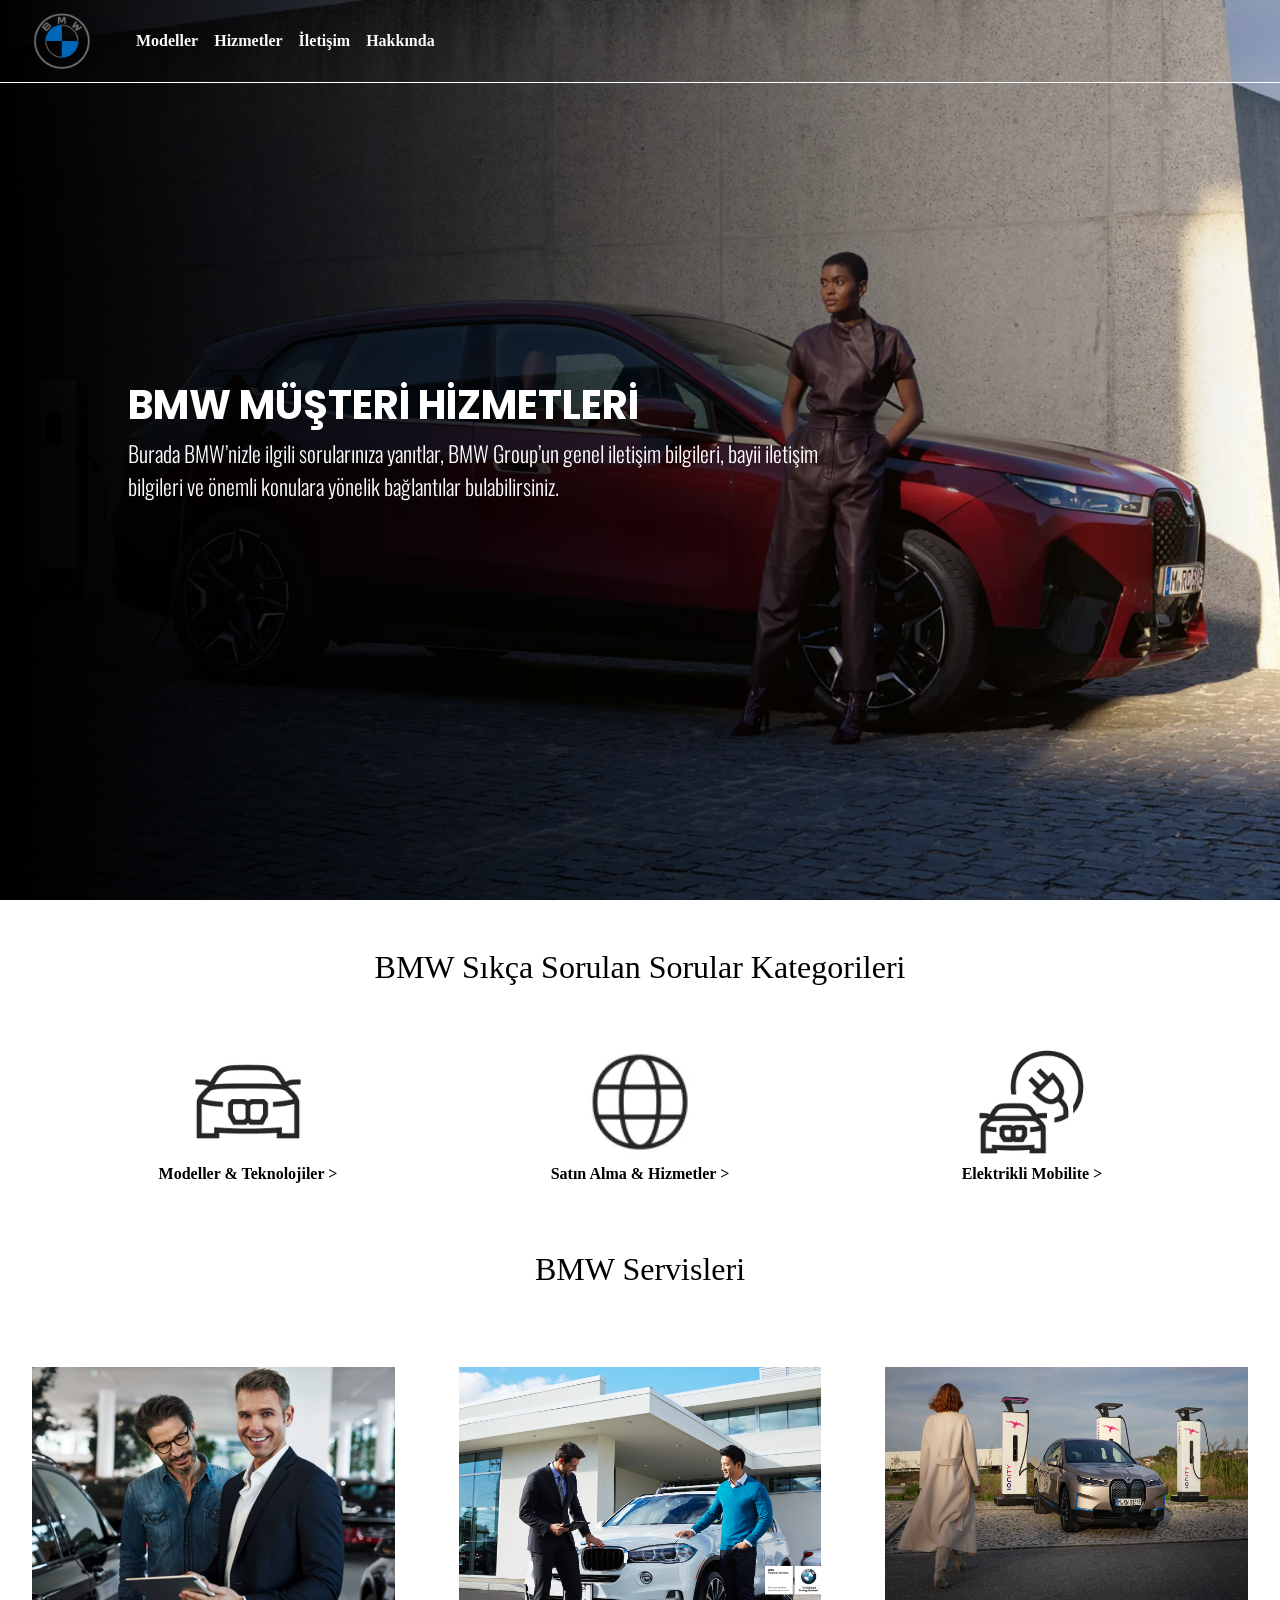
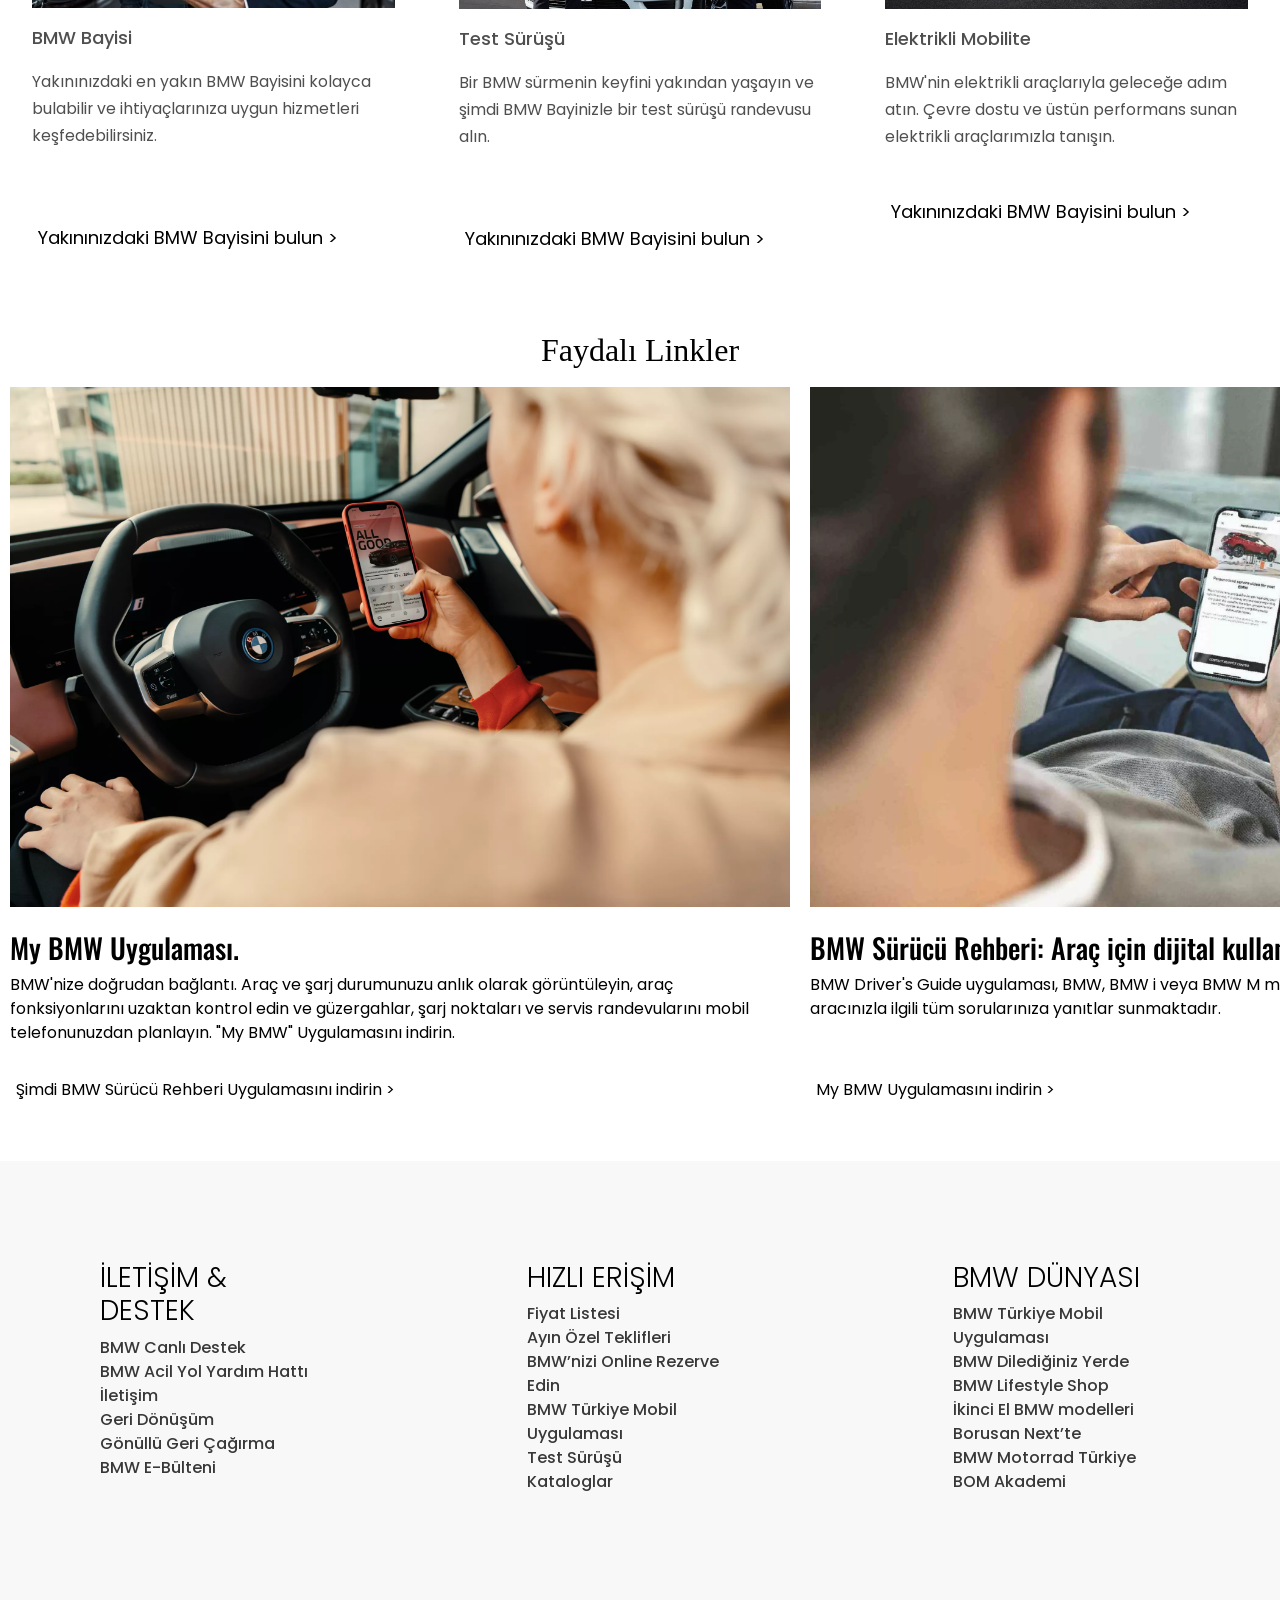
<file: pages/hizmetler.html>
<!DOCTYPE html>
<html lang="en">

<head>
    <meta charset="UTF-8" />
    <meta name="viewport" content="width=device-width, initial-scale=1.0" />
    <title>BMW Türkiye Resmi Web Sitesi</title>
    <link rel="icon" href="../images/BMW Logo.png" type="image/x - icon" />
    <link href="https://cdn.jsdelivr.net/npm/bootstrap@5.0.2/dist/css/bootstrap.min.css" rel="stylesheet"
    integrity="sha384-EVSTQN3/azprG1Anm3QDgpJLIm9Nao0Yz1ztcQTwFspd3yD65VohhpuuCOmLASjC" crossorigin="anonymous" />
    <link rel="stylesheet" href="../style.css" />
    <style>
        body {
            font-family: Verdana;
        }

        .row{
            width: 1200px !important;
            margin: 0 auto;
        }
    </style>
</head>

<body>
    <div class="img-bg-container">
        <video class="hizmetler-bg-img">
        </video>
    </div>

    <nav class="navbar navbar-expand-lg navbar-dark">
        <div class="container">
            <a class="navbar-brand" href="../index.html"><img width="100" src="../images/website-navbaar-logo.png" alt=""></a>
            <button class="navbar-toggler" type="button" data-bs-toggle="collapse" data-bs-target="#navbarNav"
            aria-controls="navbarNav" aria-expanded="false" aria-label="Toggle navigation">
            <span class="navbar-toggler-icon"></span>
        </button>
            <div class="collapse navbar-collapse" id="navbarNav">
                <ul class="navbar-nav me-auto">
                    <li class="nav-item"><a class="nav-link text-light" href="../pages/modeller.html"><b>Modeller</b></a></li>
                    <li class="nav-item"><a class="nav-link text-light" href="#"><b>Hizmetler</b></a></li>
                    <li class="nav-item"><a class="nav-link text-light" href="../pages/iletisim.html"><b>İletişim</b></a></li>
                    <li class="nav-item"><a class="nav-link text-light" href="../pages/Hakkında.html"><b>Hakkında</b></a></li>
                </ul>
            </div>
        </div>
    </nav>


    <div class="ontop-img-text">
        <h1 class="faq-text-h1"><b>BMW MÜŞTERİ HİZMETLERİ</b></h1>
        <p class="p-hizmetler">Burada BMW’nizle ilgili sorularınıza yanıtlar, BMW Group’un genel iletişim bilgileri, bayii iletişim bilgileri ve önemli konulara yönelik bağlantılar bulabilirsiniz.</p>
    </div>

    <div class="mt-5">
        <div class="row">
            <h2 style="text-align: center;">BMW Sıkça Sorulan Sorular Kategorileri</h2>
            <div class="faq-container mt-5">
                <div class="faq-divs">
                    <img class="faq-img" src="../images/car_front-2.webp" alt="">
                    <p>Modeller & Teknolojiler ></p>
                </div>
                <div class="faq-divs">
                    <img class="faq-img" src="../images/connected_drive-light-1.webp" alt="">
                    <p>Satın Alma & Hizmetler ></p>
                </div>
                <div class="faq-divs">
                    <img class="faq-img" src="../images/fuel_car_bev-2.webp" alt="">
                    <p>Elektrikli Mobilite ></p>
                </div>
            </div>
        </div>
        <div class="hizmetler-row">
            <h2 class="mt-5" style="text-align: center;">BMW Servisleri</h2>
            <div class="services-container mt-5">
                <div class="services-divs">
                    <img class="services-img" src="../images/bmw-bayisi.webp" alt="">
                    <p class="mt-3" style="font-weight: 500;">BMW Bayisi</p>
                    <small>Yakınınızdaki en yakın BMW Bayisini kolayca bulabilir ve ihtiyaçlarınıza uygun hizmetleri keşfedebilirsiniz.</small>
                    <br>
                    <br>
                    <button class="mt-5 services-button">Yakınınızdaki BMW Bayisini bulun ></button>
                </div>
                <div class="services-divs">
                    <img class="services-img" src="../images/test-surusu.png" alt="">
                    <p class="mt-3" style="font-weight: 500;">Test Sürüşü</p>
                    <small>Bir BMW sürmenin keyfini yakından yaşayın ve şimdi BMW Bayinizle bir test sürüşü randevusu alın.</small>
                    <br>
                    <br>
                    <button class="mt-5 services-button">Yakınınızdaki BMW Bayisini bulun ></button>
                </div>
                <div class="services-divs">
                    <img class="services-img" src="../images/bmw-elektrikli.png" alt="">
                    <p class="mt-3" style="font-weight: 500;">Elektrikli Mobilite</p>
                    <small>BMW'nin elektrikli araçlarıyla geleceğe adım atın. Çevre dostu ve üstün performans sunan elektrikli araçlarımızla tanışın.</small>
                    <br>
                    <button class="mt-5 services-button">Yakınınızdaki BMW Bayisini bulun ></button>
                </div>
            </div>
            <h2 class="mt-5" style="text-align: center;">Faydalı Linkler</h2>
            <div class="faydali-linker-container">
                <div class="faydali-linkler-divs col-12 col-md-6">
                    <img class="faydali-linker-img" src="../images/faydali-link-1.webp" alt="">
                    <br>
                    <h3 class="mt-4" style="font-family: Oswald; font-weight: 300px;">My BMW Uygulaması.</h3>
                    <p>
                        BMW'nize doğrudan bağlantı. Araç ve şarj durumunuzu anlık olarak görüntüleyin, araç fonksiyonlarını
                        uzaktan kontrol edin ve güzergahlar, şarj noktaları ve servis randevularını mobil telefonunuzdan planlayın.
                        "My BMW" Uygulamasını indirin.</p>
                    <button class="mt-3 services-button">Şimdi BMW Sürücü Rehberi Uygulamasını indirin ></button>
                </div>
                <div class="faydali-linkler-divs col-12 col-md-6">
                    <img class="faydali-linker-img" src="../images/faydali-link-2.webp" alt="">
                    <br>
                    <h3 class="mt-4" style="font-family: Oswald; font-weight: 300px;">BMW Sürücü Rehberi: Araç için dijital kullanım kılavuzunuz.</h3>
                    <p>BMW Driver's Guide uygulaması, BMW, BMW i veya BMW M modelinizin donanımlarını açıklamakta ve aracınızla ilgili tüm sorularınıza yanıtlar sunmaktadır.</p>
                    <br>
                    <button class="mt-3 services-button">My BMW Uygulamasını indirin ></button>
                </div>
            </div>
        </div>
    </div>
    <script src="https://cdn.jsdelivr.net/npm/bootstrap@5.3.3/dist/js/bootstrap.bundle.min.js"></script>
</body>

<footer>
    <div class="footer-holder mt-5">
      <div class="footer-divs">
        <h3 class="footer-h3">İLETİŞİM & DESTEK</h3>
        <div>
          <a class="footer-links" href="../pages/iletisim.html">BMW Canlı Destek</a>
          <br>
          <a class="footer-links" href="">BMW Acil Yol Yardım Hattı</a>
          <br>
          <a class="footer-links" href="../pages/iletisim.html">İletişim</a>
          <br>
          <a class="footer-links" href="">Geri Dönüşüm</a>
          <br>
          <a class="footer-links" href="../pages/geri-cagirma.html">Gönüllü Geri Çağırma</a>
          <br>
          <a class="footer-links" href="">BMW E-Bülteni</a>
        </div>
      </div>
      <div class="footer-divs">
        <h3 class="footer-h3">HIZLI ERİŞİM</h3>
        <a class="footer-links" href="../pages/fiyat-listesi.html">Fiyat Listesi</a>
        <br>
        <a class="footer-links" href="">Ayın Özel Teklifleri</a>
        <br>
        <a class="footer-links" href="">BMW’nizi Online Rezerve Edin</a>
        <br>
        <a class="footer-links" href="">BMW Türkiye Mobil Uygulaması</a>
        <br>
        <a class="footer-links" href="">Test Sürüşü</a>
        <br>
        <a class="footer-links" href="../pages/modeller.html">Kataloglar</a>
      </div>
      <div class="footer-divs">
        <h3 class="footer-h3">BMW DÜNYASI</h3>
        <a class="footer-links" href="">BMW Türkiye Mobil Uygulaması</a>
        <br>
        <a class="footer-links" href="">BMW Dilediğiniz Yerde</a>
        <br>
        <a class="footer-links" href="">BMW Lifestyle Shop</a>
        <br>
        <a class="footer-links" href="">İkinci El BMW modelleri Borusan Next’te</a>
        <br>
        <a class="footer-links" href="">BMW Motorrad Türkiye</a>
        <br>
        <a class="footer-links" href="">BOM Akademi</a>
      </div>
    </div>
  </footer>

</html>
</file>
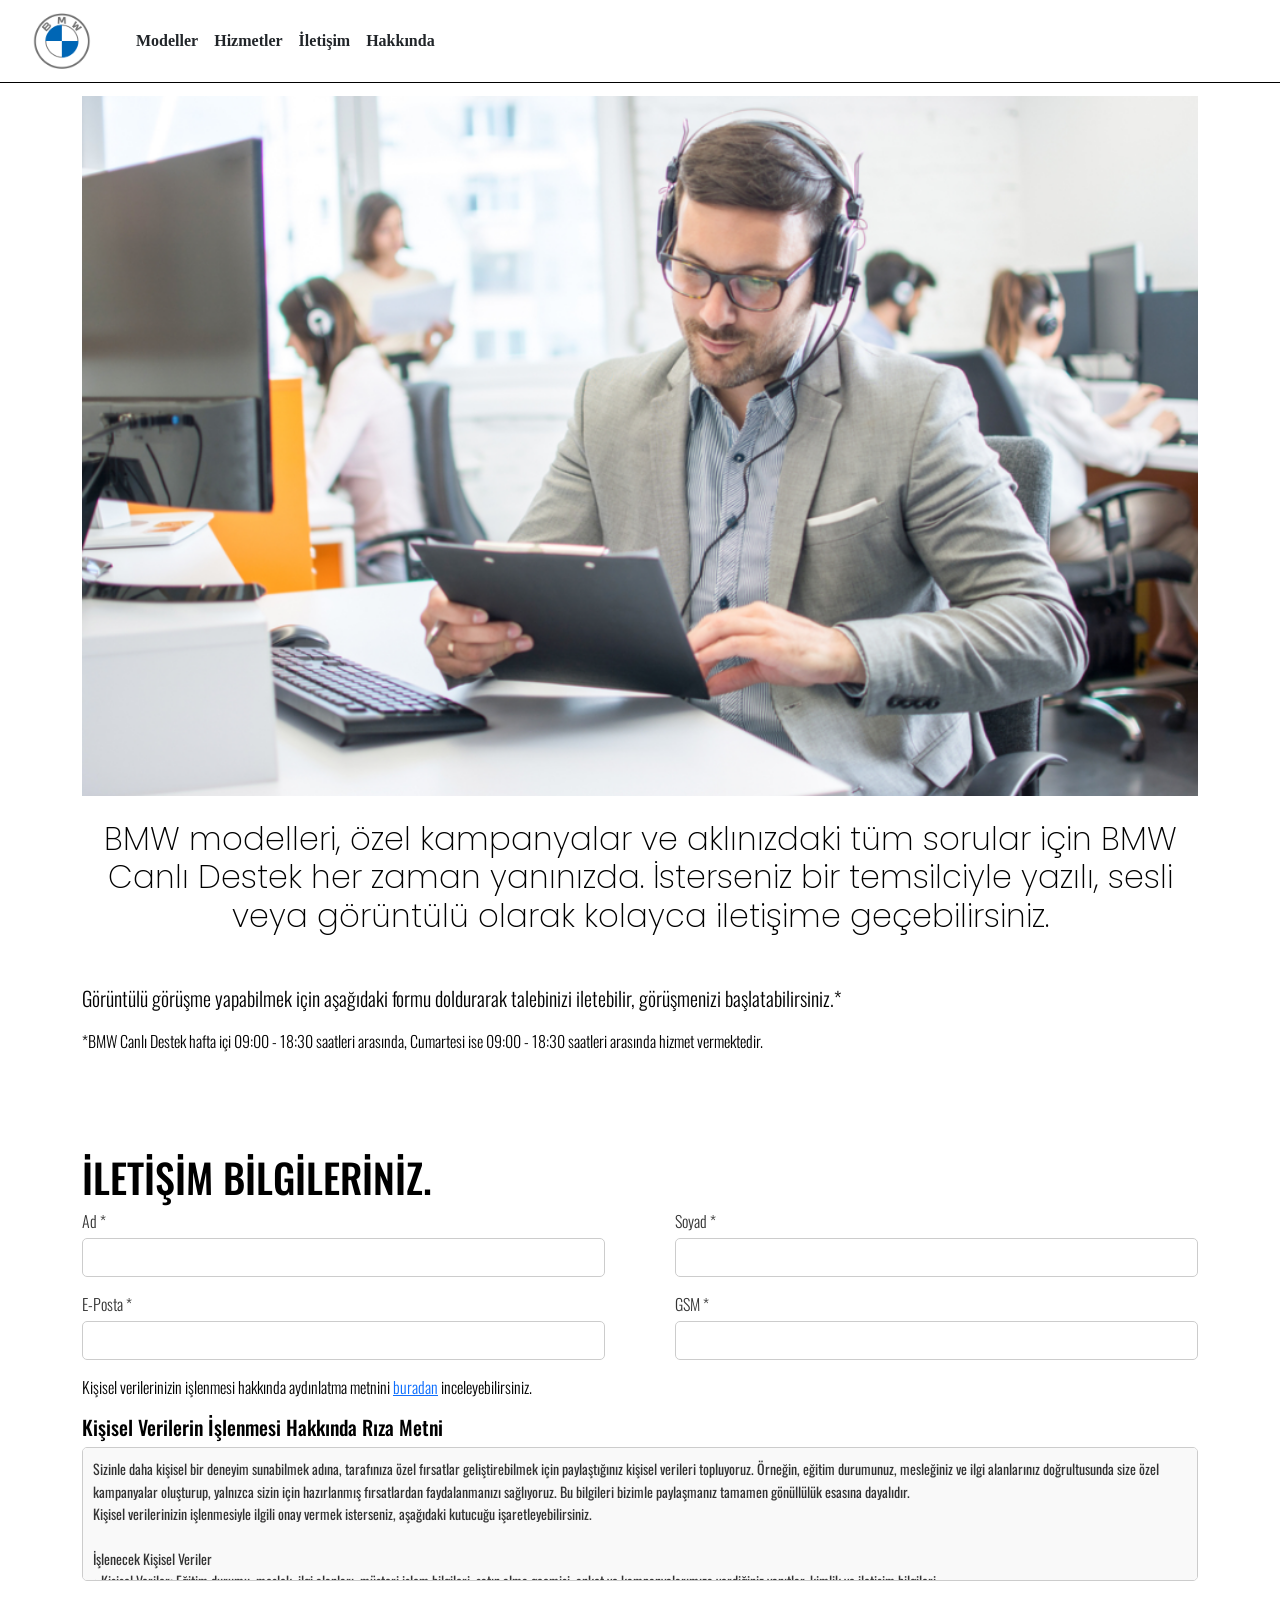
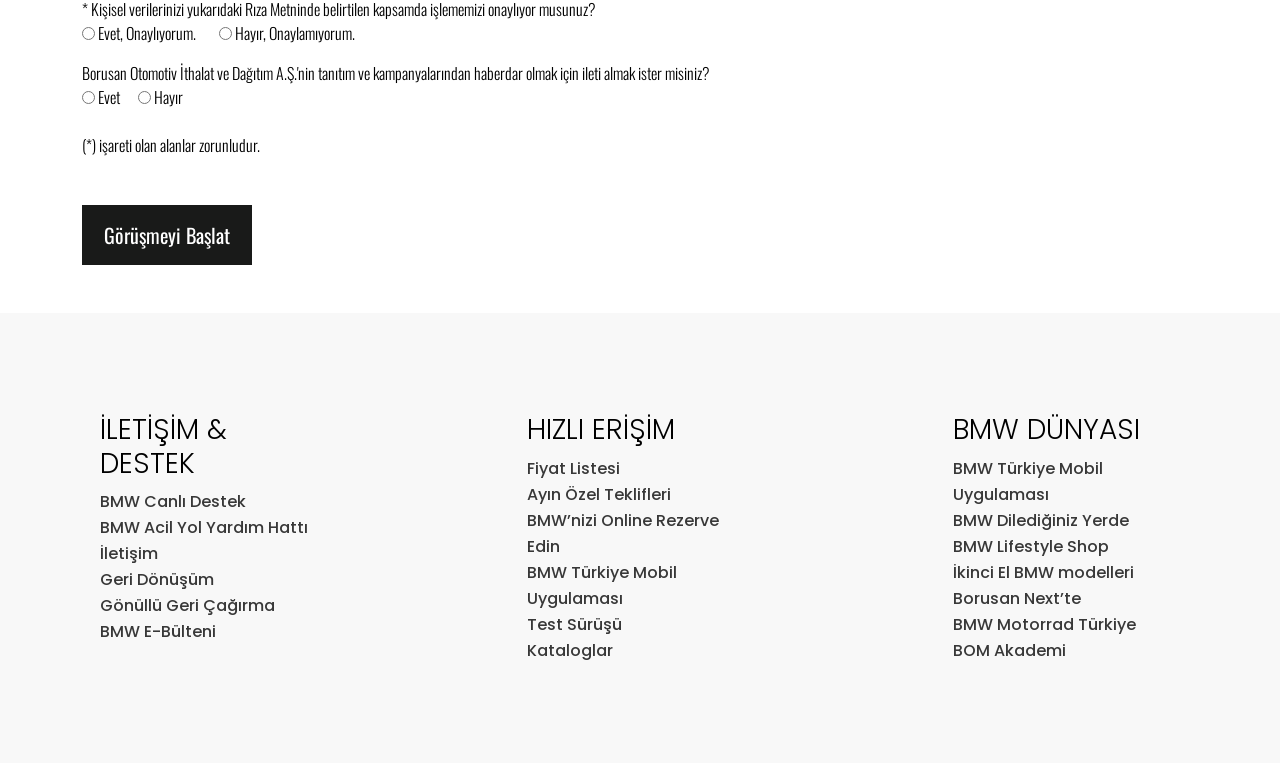
<file: pages/iletisim.html>
<!DOCTYPE html>
<html lang="en">
<head>
    <meta charset="UTF-8">
    <meta name="viewport" content="width=device-width, initial-scale=1.0">
    <title>BMW Canlı Destek ile Online Görüntülü</title>
    <link rel="icon" href="../images/BMW Logo.png" type="image/x - icon" />
    <link
      href="https://cdn.jsdelivr.net/npm/bootstrap@5.0.2/dist/css/bootstrap.min.css"
      rel="stylesheet"
      integrity="sha384-EVSTQN3/azprG1Anm3QDgpJLIm9Nao0Yz1ztcQTwFspd3yD65VohhpuuCOmLASjC"
      crossorigin="anonymous"
    />
    <link rel="stylesheet" href="../style.css" />

    <style>
        body{
            font-family: "Oswald", sans-serif;
            font-weight: 300;
        }

        p{
            font-size: 20px;
        }

        small{
            font-size: 16px;
        }
    </style>
</head>
<body>
    <nav class="navbar navbar-expand-lg navbar-dark" style="border-bottom: 1px solid black !important;">
        <div class="container">
          <a class="navbar-brand" href="../index.html"><img width="100" src="/images/website-navbaar-logo.png" alt=""></a>
          <button class="navbar-toggler" type="button" data-bs-toggle="collapse" data-bs-target="#navbarNav" aria-controls="navbarNav" aria-expanded="false" aria-label="Toggle navigation">
            <span class="navbar-toggler-icon"></span>
          </button>
          <div class="collapse navbar-collapse" id="navbarNav">
            <ul class="navbar-nav me-auto">
              <li class="nav-item"><a class="nav-link text-dark" href="../pages/modeller.html"><b>Modeller</b></a></li>
              <li class="nav-item"><a class="nav-link text-dark" href="../pages/hizmetler.html"><b>Hizmetler</b></a></li>
              <li class="nav-item"><a class="nav-link text-dark" href="#"><b>İletişim</b></a></li>
              <li class="nav-item"><a class="nav-link text-dark" href="../pages/Hakkında.html"><b>Hakkında</b></a></li>
            </ul>
          </div>
        </div>
      </nav>
      <br>
      <br>
      
      <div class="container mt-5" style="width: 1800px;">
        <div class="destek-container">
            <div class="destek-img-holder">
                <img class="destek-img" src="../images/destek.png" alt="">
            </div>
        </div>
        <div class="row">
            <div class="content">
                <br>
                <h2 id="destek-h2" style="text-align: center;">BMW modelleri, özel kampanyalar ve aklınızdaki tüm sorular için BMW Canlı Destek her zaman yanınızda. İsterseniz bir temsilciyle yazılı, sesli veya görüntülü olarak kolayca iletişime geçebilirsiniz.</h2>
                <p class="mt-5">Görüntülü görüşme yapabilmek için aşağıdaki formu doldurarak talebinizi iletebilir, görüşmenizi başlatabilirsiniz.*</p>
                <small>*BMW Canlı Destek hafta içi 09:00 - 18:30 saatleri arasında, Cumartesi ise 09:00 - 18:30 saatleri arasında hizmet vermektedir.</small>
            </div>
            <h1 style="margin-top: 100px;">İLETİŞİM BİLGİLERİNİZ.</h1>

            <div class="form-destek">
              <div class="form-row row">
                  <!-- İlk input (Ad) -->
                  <div class="form-group col-12 col-md-6">
                      <label class="label-destek" for="Ad">Ad *</label>
                      <input class="text-width" type="text" id="Ad" required>
                      <span id="ad-error" class="error-message"></span> <!-- Ad uyarısı -->
                  </div>
          
                  <!-- İkinci input (Soyad) -->
                  <div class="form-group col-12 col-md-6">
                      <label class="label-destek" for="Soyad">Soyad *</label>
                      <input class="text-width" type="text" id="Soyad" required>
                      <span id="soyad-error" class="error-message"></span> <!-- Soyad uyarısı -->
                  </div>
              </div>
          
              <div class="form-row row">
                  <!-- Üçüncü input (E-Posta) -->
                  <div class="form-group col-12 col-md-6">
                      <label class="label-destek" for="Mail">E-Posta *</label>
                      <input class="text-width" type="email" id="Mail" required>
                      <span id="email-error" class="error-message"></span> <!-- E-posta uyarısı -->
                  </div>
          
                  <!-- Dördüncü input (GSM) -->
                  <div class="form-group col-12 col-md-6">
                      <label class="label-destek" for="GSM">GSM *</label>
                      <input class="text-width" type="tel" id="GSM" required pattern="^\+90\d{3}\d{3}\d{4}$">
                      <span id="gsm-error" class="error-message"></span> <!-- GSM uyarısı -->
                  </div>
              </div>
              <small>Kişisel verilerinizin işlenmesi hakkında aydınlatma metnini <a href="#">buradan</a> inceleyebilirsiniz.</small>
              <h5 class="mt-3">Kişisel Verilerin İşlenmesi Hakkında Rıza Metni</h5>
              <textarea class="form-control" id="message" rows="5" readonly>
Sizinle daha kişisel bir deneyim sunabilmek adına, tarafınıza özel fırsatlar geliştirebilmek için paylaştığınız kişisel verileri topluyoruz. Örneğin, eğitim durumunuz, mesleğiniz ve ilgi alanlarınız doğrultusunda size özel kampanyalar oluşturup, yalnızca sizin için hazırlanmış fırsatlardan faydalanmanızı sağlıyoruz. Bu bilgileri bizimle paylaşmanız tamamen gönüllülük esasına dayalıdır.
Kişisel verilerinizin işlenmesiyle ilgili onay vermek isterseniz, aşağıdaki kutucuğu işaretleyebilirsiniz.
              
İşlenecek Kişisel Veriler   
• Kişisel Veriler: Eğitim durumu, meslek, ilgi alanları, müşteri işlem bilgileri, satın alma geçmişi, anket ve kampanyalarımıza verdiğiniz yanıtlar, kimlik ve iletişim bilgileri.

Verilerin İşlenme Amaçları
• Deneyimi Kişiselleştirmek: Size özel ürün ve hizmet önerileri sunmak.
• Pazarlama ve Analiz: Müşteri ihtiyaçlarını daha iyi anlayarak, profilinizi çıkararak size uygun hizmetleri sunmak.
• Veri Analizleri: Pazarlama stratejilerimizi şekillendirmek ve etkinliğini ölçmek.

Verilerin Paylaşılacağı Taraflar           
• İş Ortakları ve Tedarikçiler: Destek aldığımız tedarikçiler, iş ortaklarımız, grup şirketlerimiz ve üreticiler.
              </textarea>

              <div id="radio-area" class="mt-3">
                <div id="radio1" class="mt-3">
                  <label for=""><small>* Kişisel verilerinizi yukarıdaki Rıza Metninde belirtilen kapsamda işlememizi onaylıyor musunuz?</small></label>
                  <br>
                  <input type="radio" id="onayver" name="group2" >
                  <label for="onayver">Evet, Onaylıyorum.</label>
                  <input type="radio" id="onayverme" name="group2" style="margin-left: 20px;">
                  <label for="onayverme">Hayır, Onaylamıyorum.</label>
                </div>
                <div id="radio2" class="mt-3">
                  <label for=""><small>Borusan Otomotiv İthalat ve Dağıtım A.Ş.'nin tanıtım ve kampanyalarından haberdar olmak için ileti almak ister misiniz?</small></label>
                  <br>
                  <input type="radio" id="Evet" name="group1">
                  <label for="Evet">Evet</label>
                  <input style="margin-left: 15px;" type="radio" id="Hayır" name="group1">
                  <label for="Hayır"> Hayır </label>
                </div>
                <br>
                
              </div>
              <small>(*) işareti olan alanlar zorunludur.</small>
              <br>
              <button class="mt-5 destek-form-button">Görüşmeyi Başlat</button>
            </div>
        </div>
      </div>
      <script src="https://cdn.jsdelivr.net/npm/bootstrap@5.3.3/dist/js/bootstrap.bundle.min.js"></script>
</body>

<footer>
  <div class="footer-holder mt-5">
    <div class="footer-divs">
      <h3 class="footer-h3">İLETİŞİM & DESTEK</h3>
      <div>
        <a class="footer-links" href="../pages/iletisim.html">BMW Canlı Destek</a>
        <br>
        <a class="footer-links" href="">BMW Acil Yol Yardım Hattı</a>
        <br>
        <a class="footer-links" href="../pages/iletisim.html">İletişim</a>
        <br>
        <a class="footer-links" href="">Geri Dönüşüm</a>
        <br>
        <a class="footer-links" href="../pages/geri-cagirma.html">Gönüllü Geri Çağırma</a>
        <br>
        <a class="footer-links" href="">BMW E-Bülteni</a>
      </div>
    </div>
    <div class="footer-divs">
      <h3 class="footer-h3">HIZLI ERİŞİM</h3>
      <a class="footer-links" href="../pages/fiyat-listesi.html">Fiyat Listesi</a>
      <br>
      <a class="footer-links" href="">Ayın Özel Teklifleri</a>
      <br>
      <a class="footer-links" href="">BMW’nizi Online Rezerve Edin</a>
      <br>
      <a class="footer-links" href="">BMW Türkiye Mobil Uygulaması</a>
      <br>
      <a class="footer-links" href="">Test Sürüşü</a>
      <br>
      <a class="footer-links" href="../pages/modeller.html">Kataloglar</a>
    </div>
    <div class="footer-divs">
      <h3 class="footer-h3">BMW DÜNYASI</h3>
      <a class="footer-links" href="">BMW Türkiye Mobil Uygulaması</a>
      <br>
      <a class="footer-links" href="">BMW Dilediğiniz Yerde</a>
      <br>
      <a class="footer-links" href="">BMW Lifestyle Shop</a>
      <br>
      <a class="footer-links" href="">İkinci El BMW modelleri Borusan Next’te</a>
      <br>
      <a class="footer-links" href="">BMW Motorrad Türkiye</a>
      <br>
      <a class="footer-links" href="">BOM Akademi</a>
    </div>
  </div>
</footer>

<script>
  document.querySelector(".destek-form-button").addEventListener("click", function(event) {
    event.preventDefault(); // Sayfanın yenilenmesini engelliyo

    const ad = document.getElementById("Ad").value.trim();
    const soyad = document.getElementById("Soyad").value.trim();
    const email = document.getElementById("Mail").value;
    let gsm = document.getElementById("GSM").value.trim();
    const onay1 = document.getElementById("onayver").checked; // Kişisel veri onayını sorgulamak için

    let valid = true;

    // Ad ve Soyad doğrulaması
    if (!ad || !soyad || !email || !gsm) {
      alert("Lütfen tüm alanları doldurduğunuzdan emin olun.");
      valid = false;
    }

    // Eğer tüm input'lar doğru şekilde doldurulduysa kişisel veri onay sorgulama yeri
    if (valid) {
      if (!onay1) {
        alert("Lütfen kişisel verilerinizi işlenmesine onay verin.");
        valid = false;
      }
    }

    // Eğer her şey doğruysa formu göndermek için
    if (valid) {
      // Formu alert ile müşteriye gösteriyoruz
      alert("Şu anda tüm Canlı Destek ekibimiz yoğun. Canlı Destek talebiniz başarıyla alınmıştır. Ekibimiz en kısa sürede sizinle iletişime geçecektir.");
    }
  });
</script>
</html>
</file>
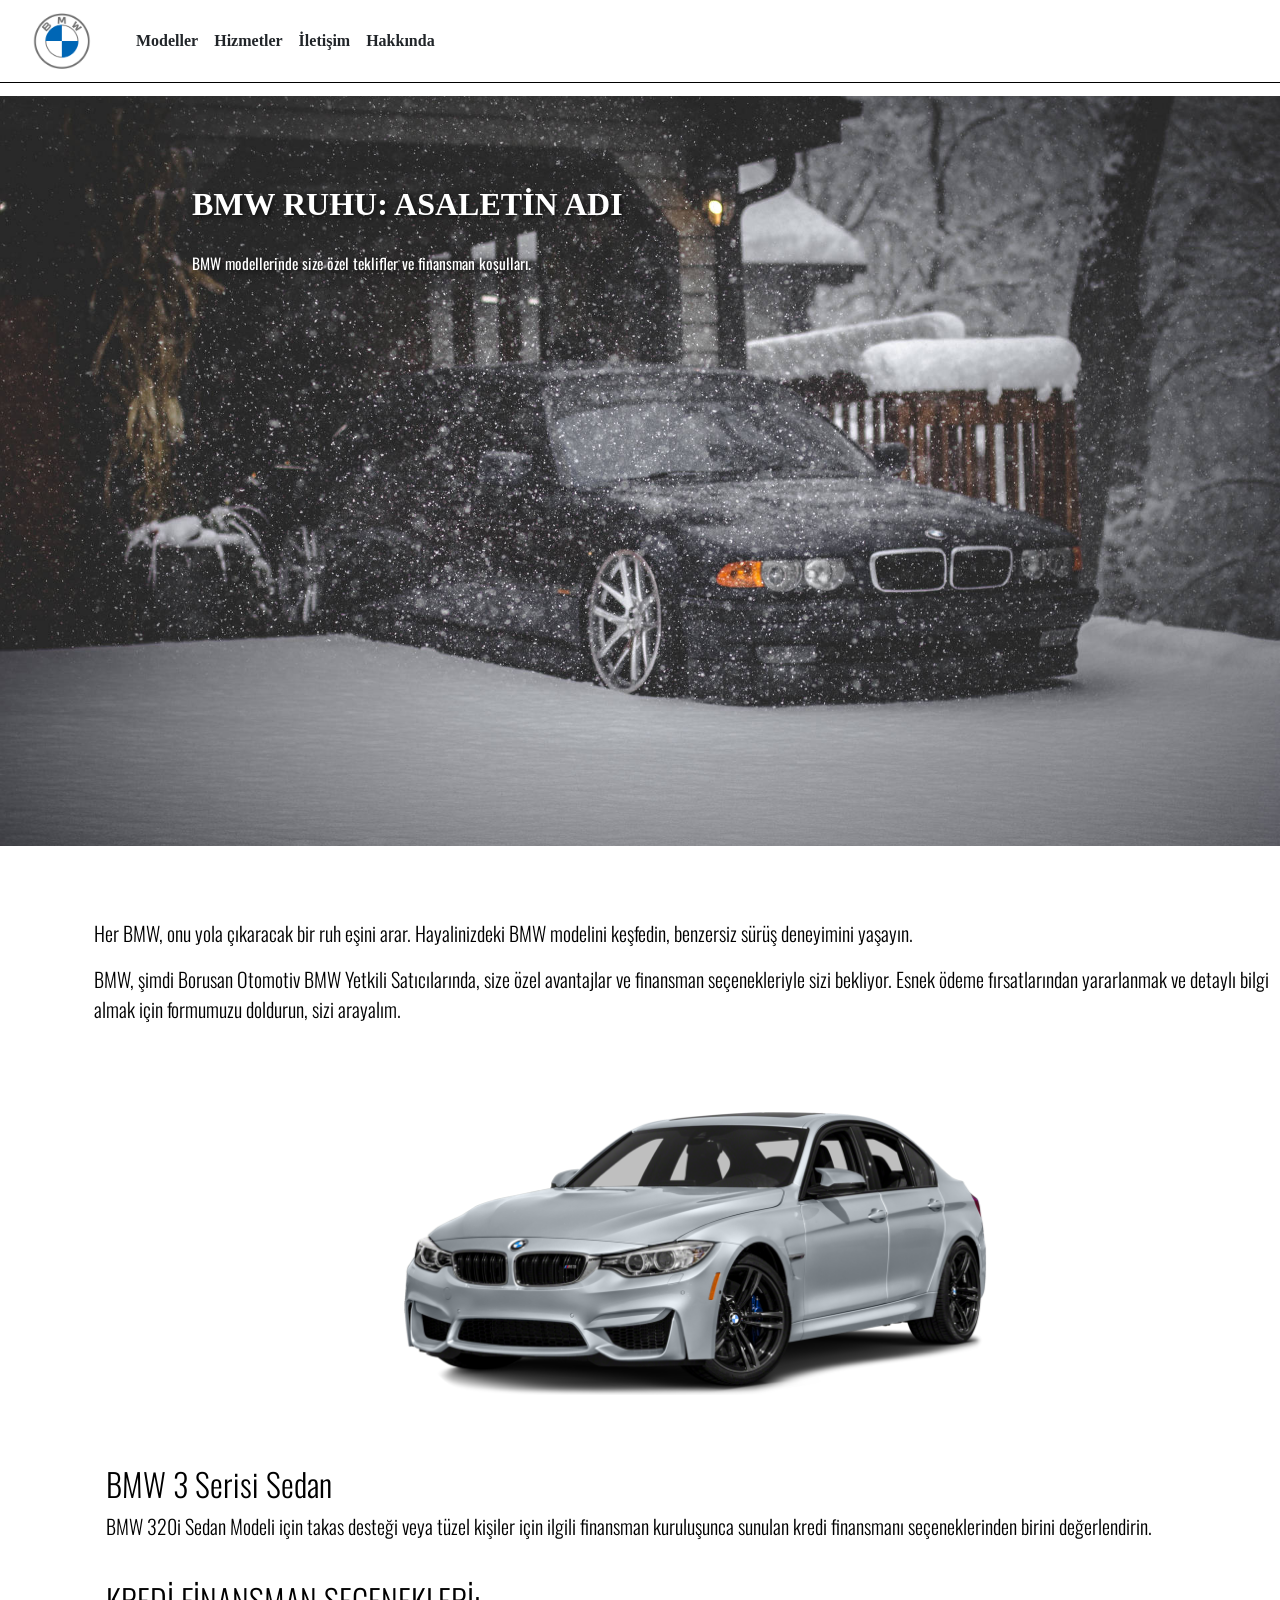
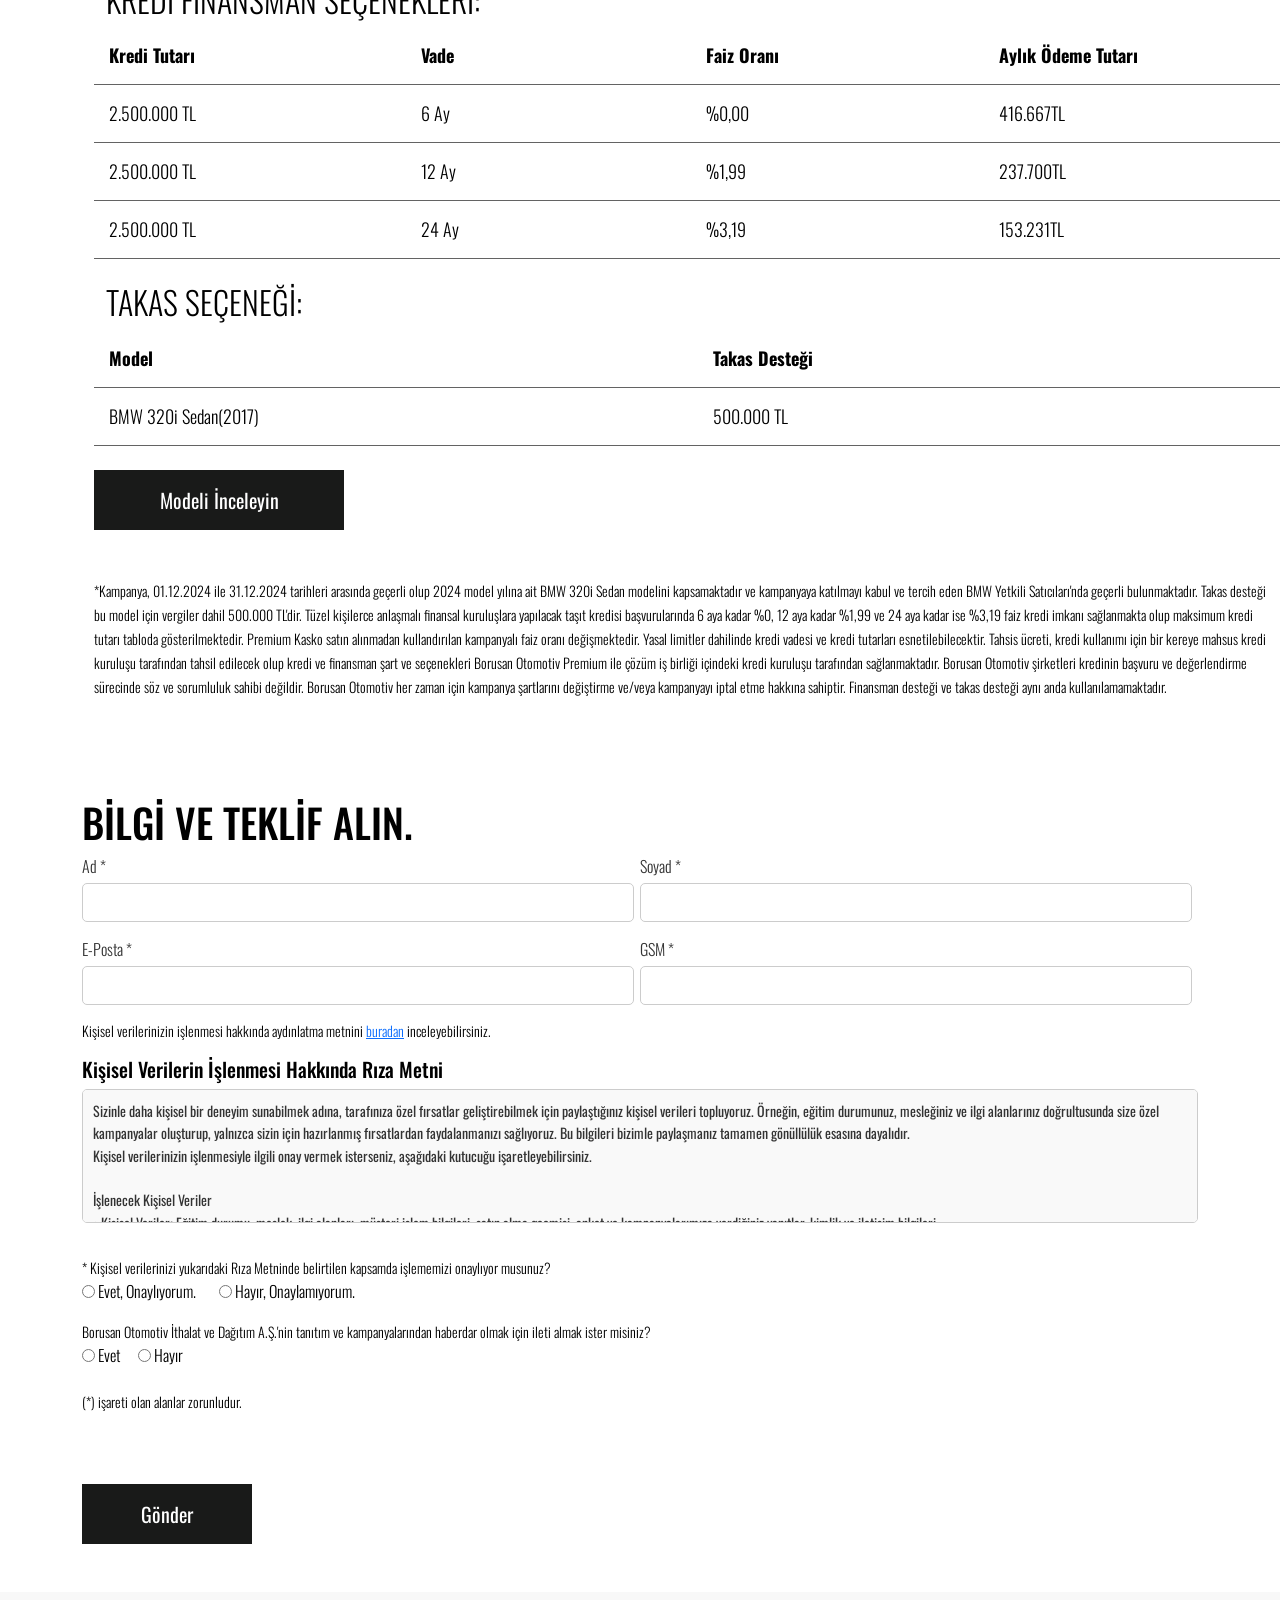
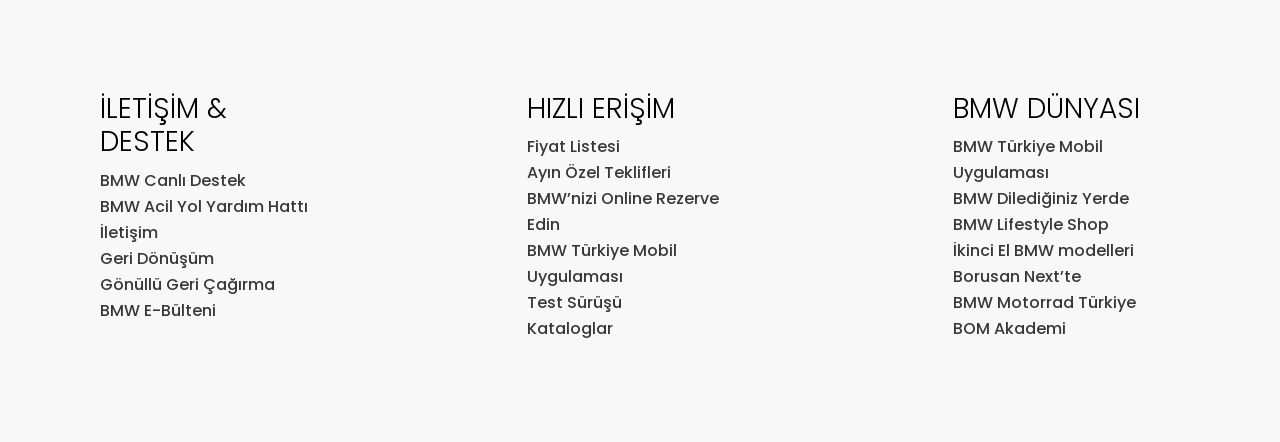
<file: pages/kampanya.html>
<!DOCTYPE html>
<html lang="en">
<head>
    <meta charset="UTF-8">
    <meta name="viewport" content="width=device-width, initial-scale=1.0">
    <title>BMW Kampanyaları</title>
    <link rel="icon" href="../images/BMW Logo.png" type="image/x - icon" />
    <link
      href="https://cdn.jsdelivr.net/npm/bootstrap@5.0.2/dist/css/bootstrap.min.css"
      rel="stylesheet"
      integrity="sha384-EVSTQN3/azprG1Anm3QDgpJLIm9Nao0Yz1ztcQTwFspd3yD65VohhpuuCOmLASjC"
      crossorigin="anonymous"
    />
    <link rel="stylesheet" href="../style.css"/>

    <style>
        body{
            font-family: "Oswald", sans-serif;
            font-weight: 300;
        }

        .row{
            width: 1200px !important;
            margin: 0 auto;
        }

        p{
            font-size: 20px;
        }
    </style>
</head>
<body>
    <nav class="navbar navbar-expand-lg navbar-dark" style="border-bottom: 1px solid black !important;">
        <div class="container">
            <a class="navbar-brand" href="../index.html"><img width="100" src="/images/website-navbaar-logo.png" alt=""></a>
            <button class="navbar-toggler" type="button" data-bs-toggle="collapse" data-bs-target="#navbarNav" aria-controls="navbarNav" aria-expanded="false" aria-label="Toggle navigation">
                <span class="navbar-toggler-icon"></span>
            </button>
            <div class="collapse navbar-collapse" id="navbarNav">
                <ul class="navbar-nav me-auto">
                    <li class="nav-item"><a class="nav-link text-dark" href="../pages/modeller.html"><b>Modeller</b></a></li>
                    <li class="nav-item"><a class="nav-link text-dark" href="../pages/hizmetler.html"><b>Hizmetler</b></a></li>
                    <li class="nav-item"><a class="nav-link text-dark" href="../pages/iletisim.html"><b>İletişim</b></a></li>
                    <li class="nav-item"><a class="nav-link text-dark" href="../pages/Hakkında.html"><b>Hakkında</b></a></li>
                </ul>
            </div>
        </div>
    </nav>
    <br>
    <br>

    <div class="kampanya-image-container mt-5">
        <img src="../images/bmw-snow.jpg" alt="" class="kampanya-img-holder">
        <div class="kampanya-image-text">BMW RUHU: ASALETİN ADI</div>
        <div class="kampanya-image-paragraph">BMW modellerinde size özel teklifler ve finansman koşulları.</div>
    </div>
    <div class="container mt-5" style="width: 2000px;">

        <div class="row">
            <div class="mt-4">
                <h1 class="kampanya-hidden-responsive">BMW RUHU: ASALETİN ADI</h1>  <!-- Bu yazı çok yakın zoom yapıldığında görünecek -->
                <p>Her BMW, onu yola çıkaracak bir ruh eşini arar. Hayalinizdeki BMW modelini keşfedin, benzersiz sürüş deneyimini yaşayın.</p>
                <p> BMW, şimdi Borusan Otomotiv BMW Yetkili Satıcılarında, size özel avantajlar ve finansman seçenekleriyle sizi bekliyor. Esnek ödeme fırsatlarından yararlanmak ve detaylı bilgi almak için formumuzu doldurun, sizi arayalım.</p>
                
                
                <div class="row">
                    <div class="kampanya-img-sedan">
                        <img src="../images/bmw-transparent.png" alt="" class="kampanya-img">
                    </div>

                    <h2 style="font-weight: 300;">BMW 3 Serisi Sedan</h2>
                    <p>BMW 320i Sedan Modeli için takas desteği veya tüzel kişiler için ilgili finansman kuruluşunca sunulan kredi
                        finansmanı seçeneklerinden birini değerlendirin.
                    </p>
                    <div class="mt-4"></div>
                    <table class="kampanya-table">
                        <thead><h2 style="font-weight: 300;">KREDİ FİNANSMAN SEÇENEKLERİ:</h2></thead>
                        <tr class="kampanya-tr">
                            <th class="kampanya-th">Kredi Tutarı</th>
                            <th class="kampanya-th">Vade</th>
                            <th class="kampanya-th">Faiz Oranı</th>
                            <th class="kampanya-th">Aylık Ödeme Tutarı</th>
                        </tr>
                        <tr class="kampanya-tr">
                            <td class="kampanya-td">2.500.000 TL</td>
                            <td class="kampanya-td">6 Ay</td>
                            <td class="kampanya-td">%0,00</td>
                            <td class="kampanya-td">416.667TL</td>
                        </tr>
                        <tr class="kampanya-tr">
                            <td class="kampanya-td">2.500.000 TL</td>
                            <td class="kampanya-td">12 Ay</td>
                            <td class="kampanya-td">%1,99</td>
                            <td class="kampanya-td">237.700TL</td>
                        </tr>
                        <tr class="kampanya-tr">
                            <td class="kampanya-td">2.500.000 TL</td>
                            <td class="kampanya-td">24 Ay</td>
                            <td class="kampanya-td">%3,19</td>
                            <td class="kampanya-td">153.231TL</td>
                        </tr>
                    </table>
                    <div class="mt-4"></div>
                    <table class="kampanya-table">
                        <thead><h2 style="font-weight: 300;">TAKAS SEÇENEĞİ:</h2></thead>
                        <tr class="kampanya-tr">
                            <th class="kampanya-th">Model</th>
                            <th class="kampanya-th">Takas Desteği</th>
                        </tr>
                        <tr class="kampanya-tr">
                            <td class="kampanya-td">BMW 320i Sedan(2017)</td>
                            <td class="kampanya-td">500.000 TL</td>
                        </tr>
                    </table>
                </div>
                <button class="kampanya-button mt-4">Modeli İnceleyin</button>
            </div>
            <div class="mt-5" id="uyari">
                <small>*Kampanya, 01.12.2024 ile 31.12.2024 tarihleri arasında geçerli olup 2024 model yılına ait BMW 320i Sedan
                    modelini kapsamaktadır ve kampanyaya katılmayı kabul ve tercih eden BMW Yetkili Satıcıları'nda geçerli bulunmaktadır.
                    Takas desteği bu model için vergiler dahil 500.000 TL'dir. Tüzel kişilerce anlaşmalı finansal kuruluşlara yapılacak
                    taşıt kredisi başvurularında 6 aya kadar %0, 12 aya kadar %1,99 ve 24 aya kadar ise %3,19 faiz kredi imkanı sağlanmakta
                    olup maksimum kredi tutarı tabloda gösterilmektedir. Premium Kasko satın alınmadan kullandırılan kampanyalı 
                    faiz oranı değişmektedir. Yasal limitler dahilinde kredi vadesi ve kredi tutarları esnetilebilecektir. Tahsis ücreti,
                    kredi kullanımı için bir kereye mahsus kredi kuruluşu tarafından tahsil edilecek olup kredi ve finansman şart ve
                    seçenekleri Borusan Otomotiv Premium ile çözüm iş birliği içindeki kredi kuruluşu tarafından sağlanmaktadır.
                    Borusan Otomotiv şirketleri kredinin başvuru ve değerlendirme sürecinde söz ve sorumluluk sahibi değildir.
                    Borusan Otomotiv her zaman için kampanya şartlarını değiştirme ve/veya kampanyayı iptal etme hakkına sahiptir.
                    Finansman desteği ve takas desteği aynı anda kullanılamamaktadır.</small>
            </div>
        </div>
        <h1 style="margin-top: 100px;">BİLGİ VE TEKLİF ALIN.</h1>

        <div class="form-kampanya">
            <div class="form-row-kampanya">
                <div class="col-12 col-md-6">
                    <label class="label-destek" for="Ad">Ad *</label>
                    <input class="text-width-kampanya" type="text" id="Ad" required>
                </div>
                <div class="col-12 col-md-6">
                        <label class="label-destek" for="Soyad">Soyad *</label>
                        <input class="text-width-kampanya" type="text" id="Soyad" required>
                </div>
            </div>
            <div class="form-row-kampanya">
                <div class="col-12 col-md-6">
                    <label class="label-destek" for="Mail">E-Posta *</label>
                    <input class="text-width-kampanya" type="email" id="Mail" required>
                </div>
                <div class="col-12 col-md-6">
                    <label class="label-destek" for="GSM">GSM *</label>
                    <input class="text-width-kampanya" type="tel" id="GSM" required pattern="^\+90\d{3}\d{3}\d{4}$">
                </div>
            </div>
            <small>Kişisel verilerinizin işlenmesi hakkında aydınlatma metnini <a href="#">buradan</a> inceleyebilirsiniz.</small>
            <h5 class="mt-3">Kişisel Verilerin İşlenmesi Hakkında Rıza Metni</h5>
            <textarea class="form-control" id="message" rows="5" readonly>
Sizinle daha kişisel bir deneyim sunabilmek adına, tarafınıza özel fırsatlar geliştirebilmek için paylaştığınız kişisel verileri topluyoruz. Örneğin, eğitim durumunuz, mesleğiniz ve ilgi alanlarınız doğrultusunda size özel kampanyalar oluşturup, yalnızca sizin için hazırlanmış fırsatlardan faydalanmanızı sağlıyoruz. Bu bilgileri bizimle paylaşmanız tamamen gönüllülük esasına dayalıdır.
Kişisel verilerinizin işlenmesiyle ilgili onay vermek isterseniz, aşağıdaki kutucuğu işaretleyebilirsiniz.

İşlenecek Kişisel Veriler   
• Kişisel Veriler: Eğitim durumu, meslek, ilgi alanları, müşteri işlem bilgileri, satın alma geçmişi, anket ve kampanyalarımıza verdiğiniz yanıtlar, kimlik ve iletişim bilgileri.

Verilerin İşlenme Amaçları
• Deneyimi Kişiselleştirmek: Size özel ürün ve hizmet önerileri sunmak.
• Pazarlama ve Analiz: Müşteri ihtiyaçlarını daha iyi anlayarak, profilinizi çıkararak size uygun hizmetleri sunmak.
• Veri Analizleri: Pazarlama stratejilerimizi şekillendirmek ve etkinliğini ölçmek.

Verilerin Paylaşılacağı Taraflar           
• İş Ortakları ve Tedarikçiler: Destek aldığımız tedarikçiler, iş ortaklarımız, grup şirketlerimiz ve üreticiler.
            </textarea>

        <div id="radio-area" class="mt-3">
            <div id="radio1" class="mt-3">
                <label for=""><small>* Kişisel verilerinizi yukarıdaki Rıza Metninde belirtilen kapsamda işlememizi onaylıyor musunuz?</small></label>
                <br>
                <input type="radio" id="onayver" name="group2" >
                <label for="onayver">Evet, Onaylıyorum.</label>
                <input type="radio" id="onayverme" name="group2" style="margin-left: 20px;">
                <label for="onayverme">Hayır, Onaylamıyorum.</label>
                </div>
            <div id="radio2" class="mt-3">
                <label for=""><small>Borusan Otomotiv İthalat ve Dağıtım A.Ş.'nin tanıtım ve kampanyalarından haberdar olmak için ileti almak ister misiniz?</small></label>
                <br>
                <input type="radio" id="Evet" name="group1">
                <label for="Evet">Evet</label>
                <input style="margin-left: 15px;" type="radio" id="Hayır" name="group1">
                <label for="Hayır"> Hayır </label>
            </div>
            <br>
            
            </div>
            <small>(*) işareti olan alanlar zorunludur.</small>
            <br>
            <button class="mt-5 destek-form-button">Gönder</button>
        </div>
    </div>

    

    <script src="https://cdn.jsdelivr.net/npm/bootstrap@5.3.3/dist/js/bootstrap.bundle.min.js"></script>
</body>

<footer>
    <div class="footer-holder mt-5">
      <div class="footer-divs">
        <h3 class="footer-h3">İLETİŞİM & DESTEK</h3>
        <div>
          <a class="footer-links" href="../pages/iletisim.html">BMW Canlı Destek</a>
          <br>
          <a class="footer-links" href="">BMW Acil Yol Yardım Hattı</a>
          <br>
          <a class="footer-links" href="../pages/iletisim.html">İletişim</a>
          <br>
          <a class="footer-links" href="">Geri Dönüşüm</a>
          <br>
          <a class="footer-links" href="../pages/geri-cagirma.html">Gönüllü Geri Çağırma</a>
          <br>
          <a class="footer-links" href="">BMW E-Bülteni</a>
        </div>
      </div>
      <div class="footer-divs">
        <h3 class="footer-h3">HIZLI ERİŞİM</h3>
        <a class="footer-links" href="../pages/fiyat-listesi.html">Fiyat Listesi</a>
        <br>
        <a class="footer-links" href="">Ayın Özel Teklifleri</a>
        <br>
        <a class="footer-links" href="">BMW’nizi Online Rezerve Edin</a>
        <br>
        <a class="footer-links" href="">BMW Türkiye Mobil Uygulaması</a>
        <br>
        <a class="footer-links" href="">Test Sürüşü</a>
        <br>
        <a class="footer-links" href="../pages/modeller.html">Kataloglar</a>
      </div>
      <div class="footer-divs">
        <h3 class="footer-h3">BMW DÜNYASI</h3>
        <a class="footer-links" href="">BMW Türkiye Mobil Uygulaması</a>
        <br>
        <a class="footer-links" href="">BMW Dilediğiniz Yerde</a>
        <br>
        <a class="footer-links" href="">BMW Lifestyle Shop</a>
        <br>
        <a class="footer-links" href="">İkinci El BMW modelleri Borusan Next’te</a>
        <br>
        <a class="footer-links" href="">BMW Motorrad Türkiye</a>
        <br>
        <a class="footer-links" href="">BOM Akademi</a>
      </div>
    </div>
  </footer>

  <script>
    document.querySelector(".destek-form-button").addEventListener("click", function(event) {
      event.preventDefault(); // Sayfanın yenilenmesini engelliyo
  
      const ad = document.getElementById("Ad").value.trim();
      const soyad = document.getElementById("Soyad").value.trim();
      const email = document.getElementById("Mail").value;
      let gsm = document.getElementById("GSM").value.trim();
      const onay1 = document.getElementById("onayver").checked; // Kişisel veri onayını sorgulamak için
  
      let valid = true;
  
      // Ad ve Soyad doğrulaması
      if (!ad || !soyad || !email || !gsm) {
        alert("Lütfen tüm alanları doldurduğunuzdan emin olun.");
        valid = false;
      }
  
      // Eğer tüm input'lar doğru şekilde doldurulduysa kişisel veri onay sorgulama yeri
      if (valid) {
        if (!onay1) {
          alert("Lütfen kişisel verilerinizi işlenmesine onay verin.");
          valid = false;
        }
      }
  
      // Eğer her şey doğruysa formu göndermek için
      if (valid) {
        // Formu alert ile müşteriye gösteriyoruz
        alert("Şu anda tüm Canlı Destek ekibimiz yoğun. Bilgi veya Teklif talebiniz başarıyla alınmıştır. Ekibimiz en kısa sürede sizinle iletişime geçecektir.");
      }
    });
  </script>
</html>
</file>
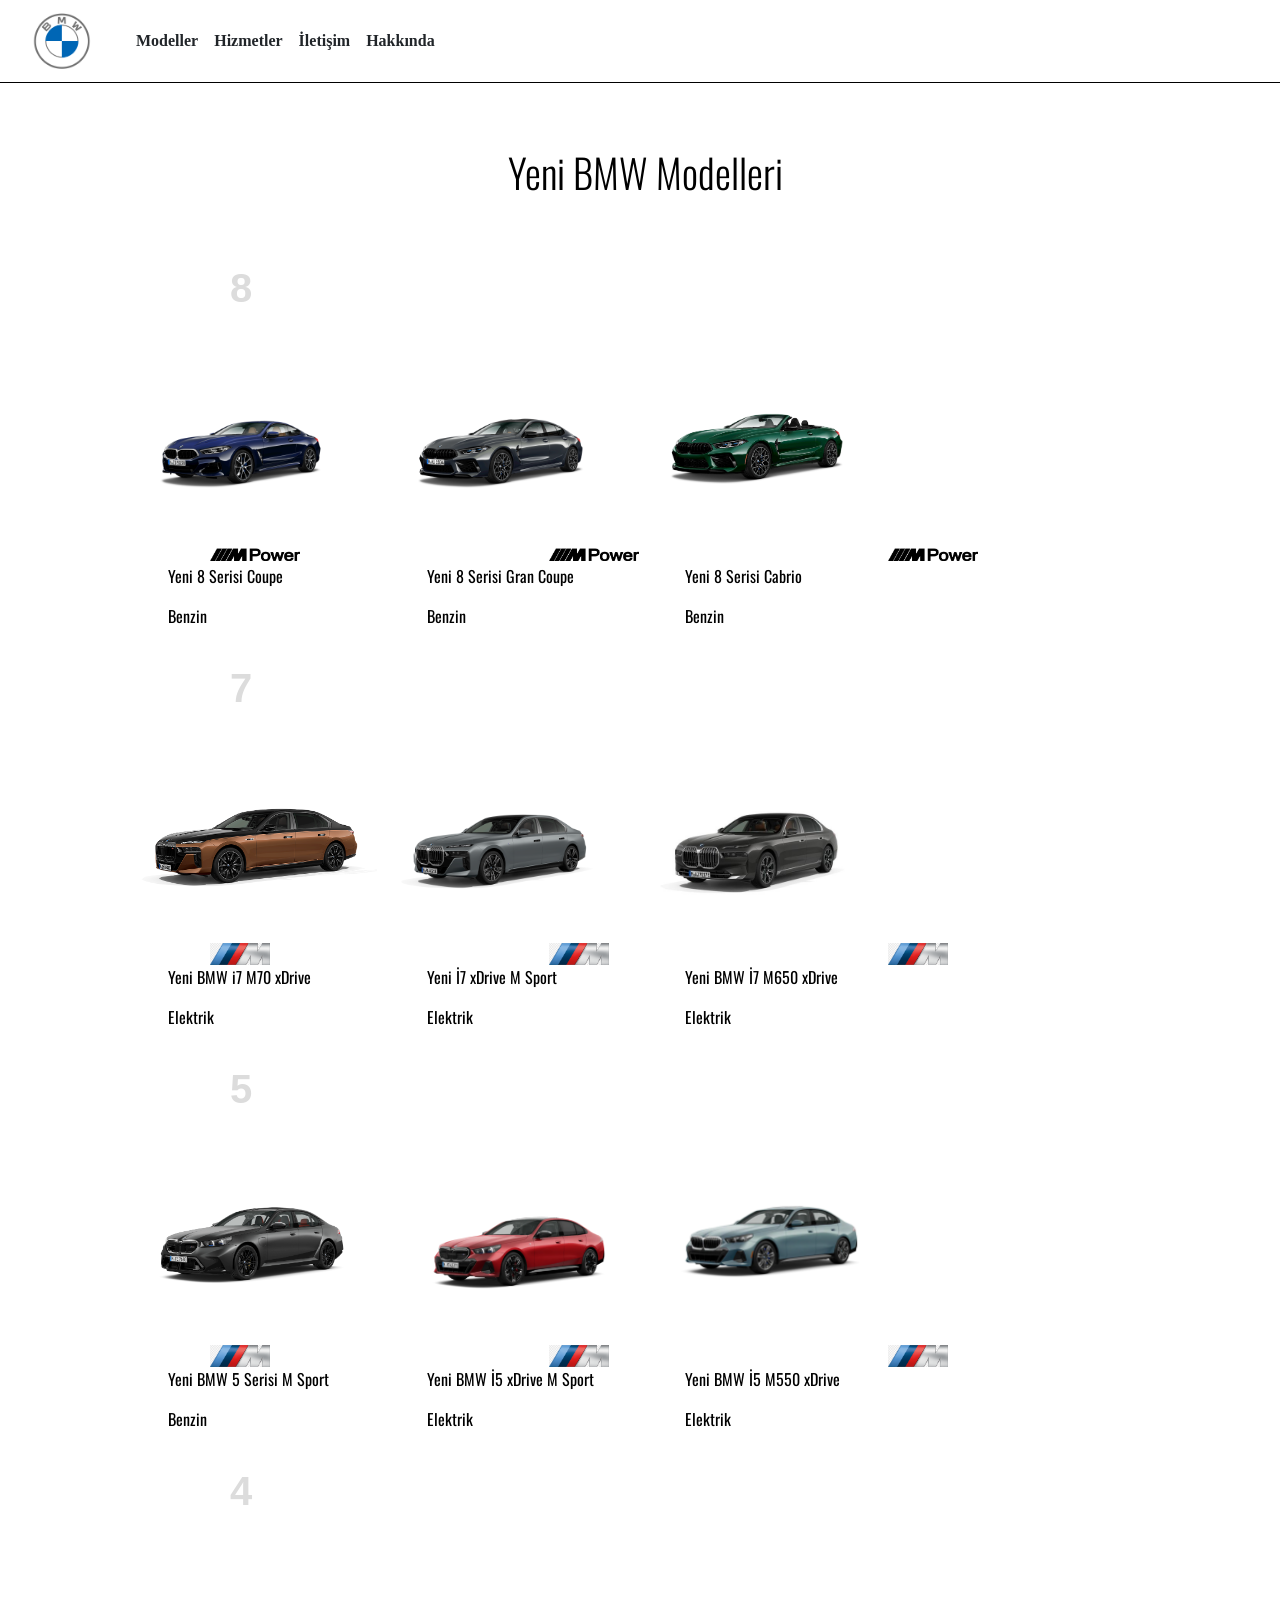
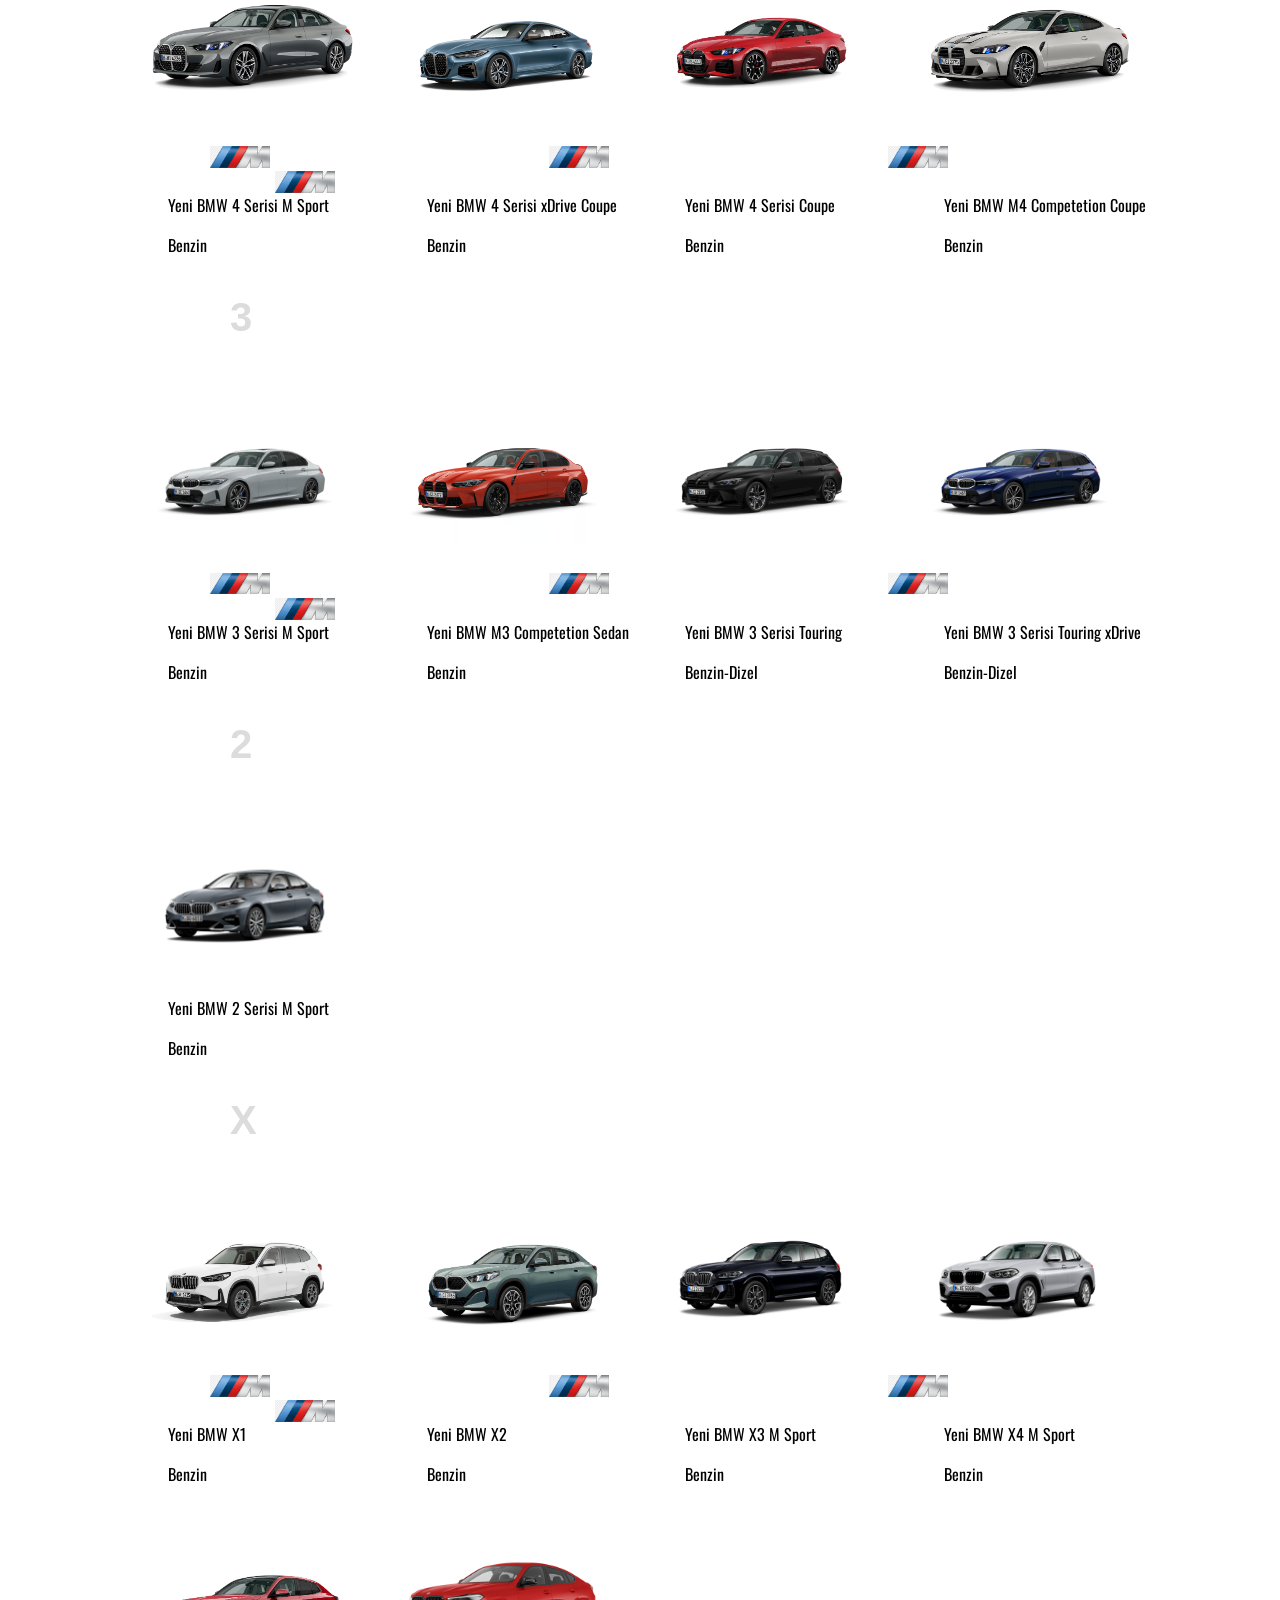
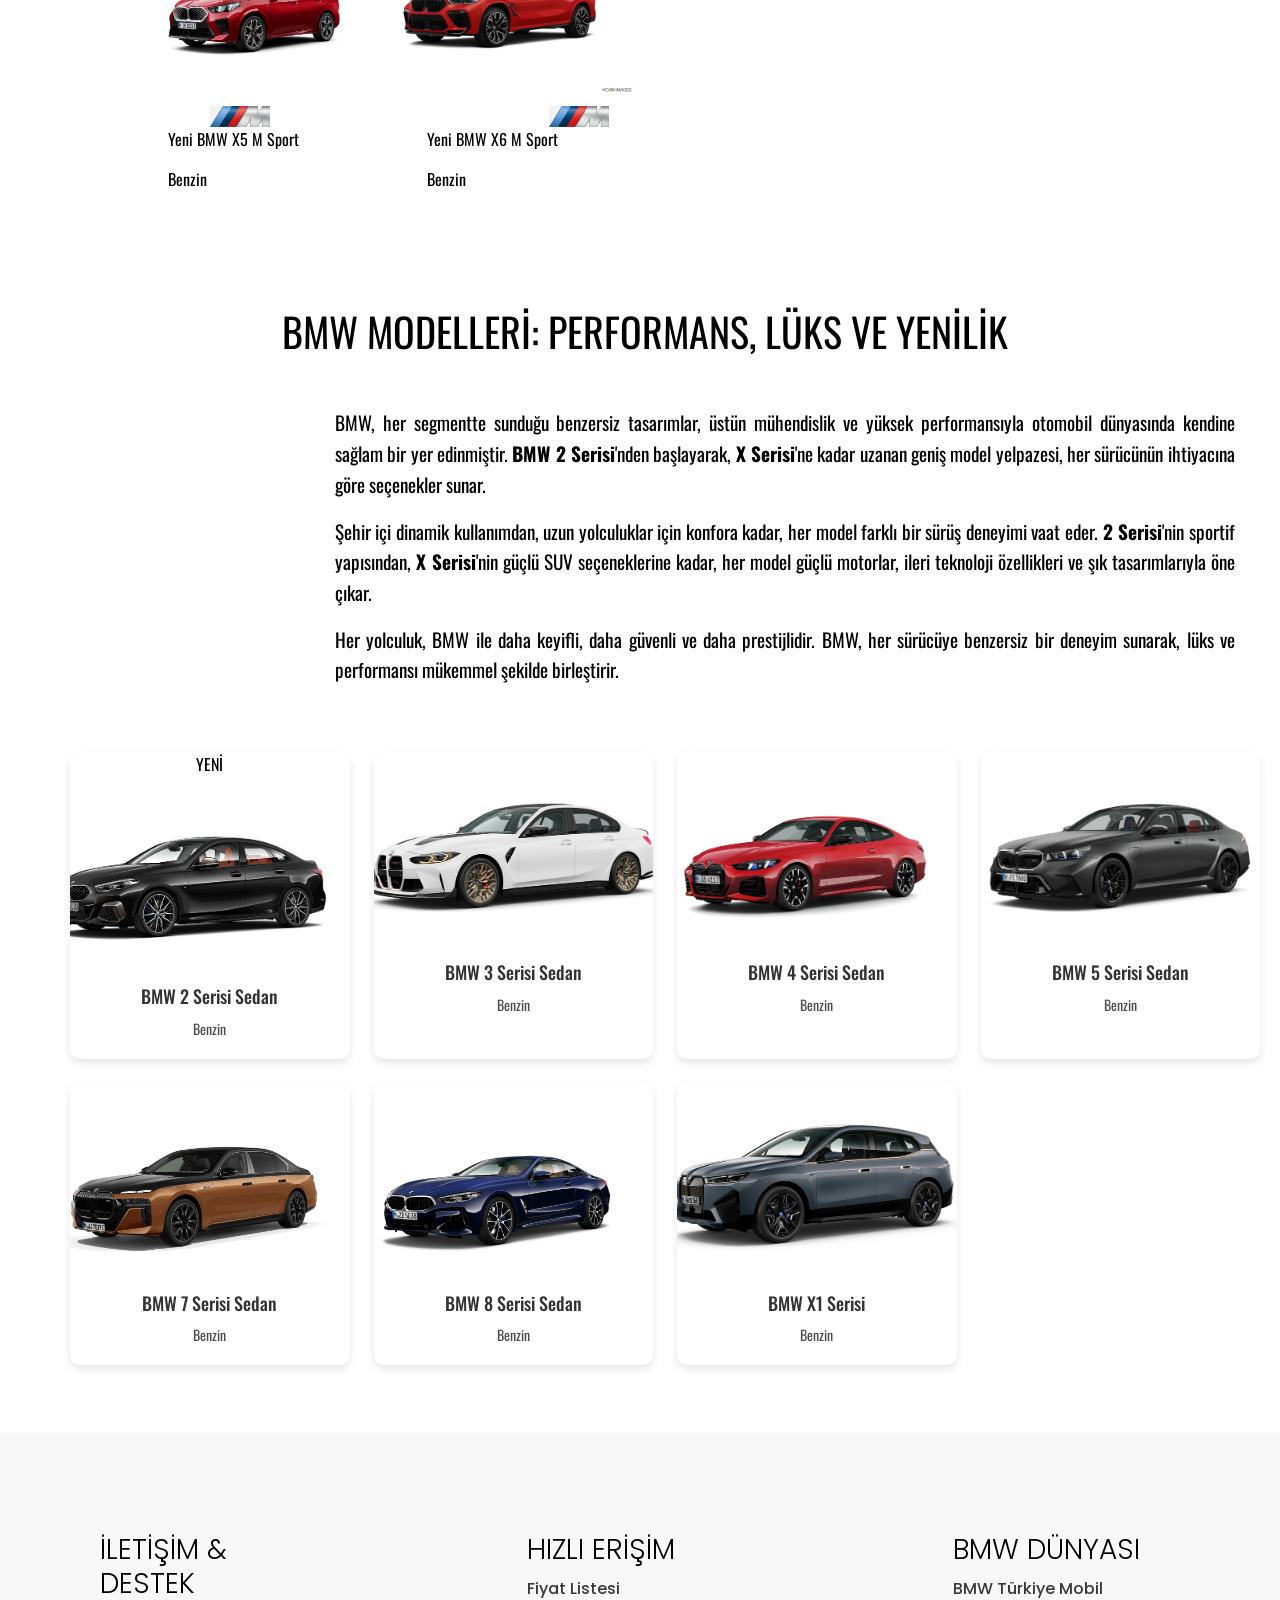
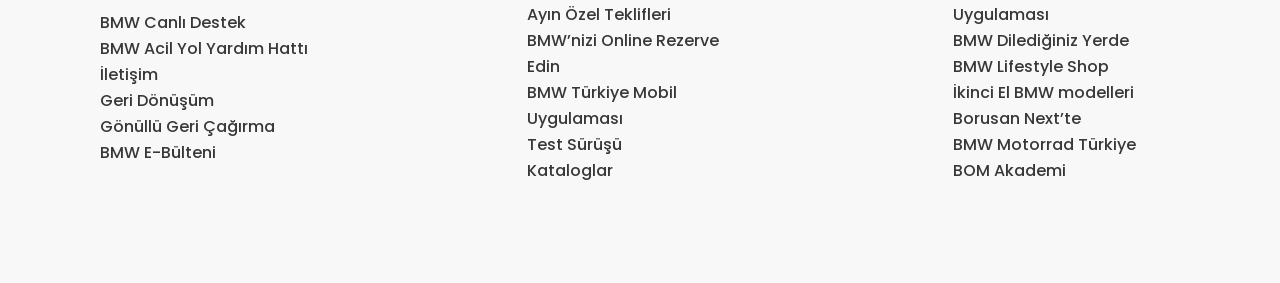
<file: pages/modeller.html>
<!DOCTYPE html>
<html lang="en">
<head>
    <meta charset="UTF-8">
    <meta name="viewport" content="width=device-width, initial-scale=1.0">
    <title>BMW Modellerini Keşfedin | BMW Türkiye Resmi Web Sitesi</title>
    <link rel="icon" href="../images/BMW Logo.png" type="image/x - icon" />
    <link
      href="https://cdn.jsdelivr.net/npm/bootstrap@5.0.2/dist/css/bootstrap.min.css"
      rel="stylesheet"
      integrity="sha384-EVSTQN3/azprG1Anm3QDgpJLIm9Nao0Yz1ztcQTwFspd3yD65VohhpuuCOmLASjC"
      crossorigin="anonymous"
    />
    <link rel="stylesheet" href="../style.css"/>
    <style>
        body{
            font-family: "Oswald", sans-serif;
            font-weight: 400;
        }
    </style>
</head>
<body>
    <nav class="navbar navbar-expand-lg navbar-dark" style="border-bottom: 1px solid black !important;">
        <div class="container">
            <a class="navbar-brand" href="../index.html"><img width="100" src="/images/website-navbaar-logo.png" alt=""></a>
            <button class="navbar-toggler" type="button" data-bs-toggle="collapse" data-bs-target="#navbarNav" aria-controls="navbarNav" aria-expanded="false" aria-label="Toggle navigation">
                <span class="navbar-toggler-icon"></span>
            </button>
            <div class="collapse navbar-collapse" id="navbarNav">
                <ul class="navbar-nav me-auto">
                    <li class="nav-item"><a class="nav-link text-dark" href="#"><b>Modeller</b></a></li>
                    <li class="nav-item"><a class="nav-link text-dark" href="../pages/hizmetler.html"><b>Hizmetler</b></a></li>
                    <li class="nav-item"><a class="nav-link text-dark" href="../pages/iletisim.html"><b>İletişim</b></a></li>
                    <li class="nav-item"><a class="nav-link text-dark" href="../pages/Hakkında.html"><b>Hakkında</b></a></li>
                </ul>
            </div>
        </div>
    </nav>
    <br>
    <br>
        <div>
            <div class="container mr-5"></div>
            
            <h1 class="temel_b" style="font-family: Oswald, sans-serif; font-weight: 300;">Yeni BMW Modelleri</h1>
        </div>

    <h1 class="text-modeller-başlık mt-5" id="8 serisi">8</h1>
    <div class="grid-container">
        <div class="grid-item"><img src="../images/8-serisi-coupe.png" alt="Resim 1"></div>
        <div class="grid-item"><img src="../images/m8-grann-coupe.siyah.png" alt="Resim 2"></div>
        <div class="grid-item"><img src="../images/8 serisi cabrio.png" alt="Resim 3"></div>
    </div>
    <div>
        <img class="pages-modeller-logo" src="../images/SİYAH M logo.png" alt="">
        <img class="pages-modeller-logo-1" src="../images/SİYAH M logo.png" alt="">
        <img class="pages-modeller-logo-2" src="../images/SİYAH M logo.png" alt="">
    </div>
    <div class="grid-container">
        <p class="grid-model"> Yeni 8 Serisi Coupe</p>
        <p class="grid-model"> Yeni 8 Serisi Gran Coupe</p>
        <p class="grid-model"> Yeni 8 Serisi Cabrio</p>
    </div>
    <div class="grid-container">
        <p class="grid-model"> Benzin</p>
        <p class="grid-model"> Benzin</p>
        <p class="grid-model"> Benzin</p>
    </div>
    <h1 class="text-modeller-başlık">7</h1>
    <div class="grid-container">
        <div class="grid-item"><img src="../images/7 serisi elektrik.png" alt="Resim 4"></div>
        <div class="grid-item"><img src="../images/i7-sedan.png" alt="Resim 5"></div>
        <div class="grid-item"><img src="../images/yeni i7.png" alt="Resim 19"></div>
    </div> 
    <div>
        <img class="pages-modeller-logo-s" src="../images/M-POWER-LOGO.png" alt="">
        <img class="pages-modeller-logo-1s" src="../images/M-POWER-LOGO.png" alt="">
        <img class="pages-modeller-logo-2s" src="../images/M-POWER-LOGO.png" alt="">
    </div>
    <div class="grid-container">
        <p class="grid-model"> Yeni BMW i7 M70 xDrive</p>
        <p class="grid-model"> Yeni İ7 xDrive M Sport</p>
        <p class="grid-model"> Yeni BMW İ7 M650 xDrive</p>
    </div>
    <div class="grid-container">
        <p class="grid-model"> Elektrik</p>
        <p class="grid-model"> Elektrik</p>
        <p class="grid-model"> Elektrik</p>
    </div>
    <h1 class="text-modeller-başlık">5</h1>
    <div class="grid-container">  
        <div class="grid-item"><img src="../images/5 serisi.png" alt="Resim 10"></div>
        <div class="grid-item"><img src="../images/5 serisi i5M60.png" alt="Resim 11"></div>
        <div class="grid-item"><img src="../images/5 serisi farklı.png" alt="Resim 15"></div>
    </div>
    <div>
        <img class="pages-modeller-logo-s" src="../images/M-POWER-LOGO.png" alt="">
        <img class="pages-modeller-logo-1s" src="../images/M-POWER-LOGO.png" alt="">
        <img class="pages-modeller-logo-2s" src="../images/M-POWER-LOGO.png" alt="">
    </div>
    <div class="grid-container">
        <p class="grid-model"> Yeni BMW 5 Serisi M Sport</p>
        <p class="grid-model"> Yeni BMW İ5 xDrive M Sport</p>
        <p class="grid-model"> Yeni BMW İ5 M550 xDrive</p>
    </div>
    <div class="grid-container">
        <p class="grid-model"> Benzin</p>
        <p class="grid-model"> Elektrik</p>
        <p class="grid-model"> Elektrik</p>
    </div>
    <h1 class="text-modeller-başlık">4</h1>
    <div class="grid-container">
        <div class="grid-item"><img src="../images/4 serisi.png" alt="Resim 13"></div>
        <div class="grid-item"><img src="../images/4 serisi yeni.png" alt="Resim 14"></div>
        <div class="grid-item"><img src="../images/4 serisi coupe.png" alt="Resim 15"></div>
        <div class="grid-item"><img src="../images/4 serisi.agresif.png" alt="Resim 16"></div>
    </div>
    <div>
        <img class="pages-modeller-logo-s" src="../images/M-POWER-LOGO.png" alt="">
        <img class="pages-modeller-logo-1s" src="../images/M-POWER-LOGO.png" alt="">
        <img class="pages-modeller-logo-2s" src="../images/M-POWER-LOGO.png" alt="">
        <img class="pages-modeller-logo-2s" src="../images/M-POWER-LOGO.png" alt="">
    </div>
    <div class="grid-container">
        <p class="grid-model"> Yeni BMW 4 Serisi M Sport</p>
        <p class="grid-model"> Yeni BMW 4 Serisi xDrive Coupe</p>
        <p class="grid-model"> Yeni BMW 4 Serisi Coupe</p>
        <p class="grid-model"> Yeni BMW M4 Competetion Coupe</p>
    </div>
    <div class="grid-container">
        <p class="grid-model"> Benzin</p>
        <p class="grid-model"> Benzin</p>
        <p class="grid-model"> Benzin</p>
        <p class="grid-model"> Benzin</p>
    </div>
    <h1 class="text-modeller-başlık">3</h1>
    <div class="grid-container">
        <div class="grid-item"><img src="../images/3 serisi.png" alt="Resim 6"></div>
        <div class="grid-item"><img src="../images/BMW M3.jpg" alt="Resim 7"></div>
        <div class="grid-item"><img src="../images/3 serisi touring.png" alt="Resim 7"></div>
        <div class="grid-item"><img src="../images/3-serisi-touring.png" alt="Resim 8"></div>
    </div>
    
    <div>
        <img class="pages-modeller-logo-s" src="../images/M-POWER-LOGO.png" alt="">
        <img class="pages-modeller-logo-2s" src="../images/M-POWER-LOGO.png" alt="">
        <img class="pages-modeller-logo-1s" src="../images/M-POWER-LOGO.png" alt="">
        <img class="pages-modeller-logo-2s" src="../images/M-POWER-LOGO.png" alt="">
    </div>

    <div class="grid-container">
        <p class="grid-model"> Yeni BMW 3 Serisi M Sport</p>
        <p class="grid-model"> Yeni BMW M3 Competetion Sedan</p>
        <p class="grid-model"> Yeni BMW 3 Serisi Touring</p>
        <p class="grid-model"> Yeni BMW 3 Serisi Touring xDrive</p>
    </div>
    <div class="grid-container">
        <p class="grid-model"> Benzin</p>
        <p class="grid-model"> Benzin</p>
        <p class="grid-model"> Benzin-Dizel</p>
        <p class="grid-model"> Benzin-Dizel</p>
    </div>
    <h1 class="text-modeller-başlık">2</h1>
    <div class="grid-container">
        <div class="grid-item"><img src="..//images/2 serisi.png" alt="Resim 17"></div>
    </div>
    <div class="grid-container">
        <p class="grid-model"> Yeni BMW 2 Serisi M Sport</p>
    </div>
    <div class="grid-container">
        <p class="grid-model"> Benzin</p>
    </div>
    <h1 class="text-modeller-başlık">X</h1>
    <div class="grid-container">
        <div class="grid-item"><img src="../images/X1.jpg" alt="Resim 18"></div>
        <div class="grid-item"><img src="../images/x2 serisi.png" alt="Resim 19"></div>
        <div class="grid-item"><img src="../images/x3 serisi.png" alt="Resim 19"></div>
        <div class="grid-item"><img src="../images/x4 serisi.png" alt="Resim 19"></div>
    </div>

    <div>
        <img class="pages-modeller-logo-s" src="../images/M-POWER-LOGO.png" alt="">
        <img class="pages-modeller-logo-2s" src="../images/M-POWER-LOGO.png" alt="">
        <img class="pages-modeller-logo-1s" src="../images/M-POWER-LOGO.png" alt="">
        <img class="pages-modeller-logo-2s" src="../images/M-POWER-LOGO.png" alt="">
    </div>
    
    <div class="grid-container">
        <p class="grid-model"> Yeni BMW X1</p>
        <p class="grid-model"> Yeni BMW X2</p>
        <p class="grid-model"> Yeni BMW X3 M Sport</p>
        <p class="grid-model"> Yeni BMW X4 M Sport</p>
    </div>
    <div class="grid-container">
        <p class="grid-model"> Benzin</p>
        <p class="grid-model"> Benzin</p>
        <p class="grid-model"> Benzin</p>
        <p class="grid-model"> Benzin</p>
    </div>

    <div class="grid-container">
        <div class="grid-item"><img src="../images/x5 serisi.png" alt="Resim 18"></div>
        <div class="grid-item"><img src="../images/x6 serisi.png" alt="Resim 19"></div>
    </div>

    <div>
        <img class="pages-modeller-logo-s" src="../images/M-POWER-LOGO.png" alt="">
        <img class="pages-modeller-logo-2s" src="../images/M-POWER-LOGO.png" alt="">
    </div>
       
    <div class="grid-container">
        <p class="grid-model"> Yeni BMW X5 M Sport</p>
        <p class="grid-model"> Yeni BMW X6 M Sport</p>
    </div>
    <div class="grid-container">
        <p class="grid-model"> Benzin</p>
        <p class="grid-model"> Benzin</p>
    </div>
        <h1 class="temel_b">BMW MODELLERİ: PERFORMANS, LÜKS VE YENİLİK</h1>
        </div>
        <div class="intro" style="text-align: justify;">
            <p>BMW, her segmentte sunduğu benzersiz tasarımlar, üstün mühendislik ve yüksek performansıyla otomobil dünyasında kendine sağlam bir yer edinmiştir. <strong>BMW 2 Serisi</strong>'nden başlayarak, <strong>X Serisi</strong>'ne kadar uzanan geniş model yelpazesi, her sürücünün ihtiyacına göre seçenekler sunar.</p>
            <p>Şehir içi dinamik kullanımdan, uzun yolculuklar için konfora kadar, her model farklı bir sürüş deneyimi vaat eder. <strong>2 Serisi</strong>'nin sportif yapısından, <strong>X Serisi</strong>'nin güçlü SUV seçeneklerine kadar, her model güçlü motorlar, ileri teknoloji özellikleri ve şık tasarımlarıyla öne çıkar.</p>
            <p>Her yolculuk, BMW ile daha keyifli, daha güvenli ve daha prestijlidir. BMW, her sürücüye benzersiz bir deneyim sunarak, lüks ve performansı mükemmel şekilde birleştirir.</p>
          </div>
    </div>
    <div class="model-grid">
        <!-- Model Kartı 1 -->
        <div class="model-card">
            <span class="cmp-modelcard__new-model-label" data-cmp-hook-modelselection="new-model-label" aria-label="YENİ">YENİ</span>
            <a href="../pages/fiyat-listesi.html#dev"><img src="../images/BMW-2-Series-gran-coupe_ModelCard.png" alt="BMW Modeli 1"></a>
            <h3>BMW 2 Serisi Sedan</h3>
            <p style="color: #4d4d4d;">Benzin</p>
        </div>

        <!-- Model Kartı 2 -->
        <div class="model-card">
            <a href="../pages/fiyat-listesi.html#dev2"><img src="../images/bmw-3-series-cs-m-automobiles-modelfinder.png" alt="BMW Modeli 2"></a>
            <h3>BMW 3 Serisi Sedan</h3>
            <p style="color: #4d4d4d;">Benzin</p>
        </div>

        <!-- Model Kartı 3 -->
        <div class="model-card">
            <a href="../pages/fiyat-listesi.html#dev3"><img src="../images/4 serisi coupe.png" alt="BMW Modeli 3"></a>
            <h3>BMW 4 Serisi Sedan</h3>
            <p style="color: #4d4d4d;">Benzin</p>
        </div>

        <!-- Model Kartı 4 -->
        <div class="model-card">
            <a href="../pages/fiyat-listesi.html#dev4"><img src="../images/bmw-m-series-m5-sedan.png" alt="BMW Modeli 4"></a>
            <h3>BMW 5 Serisi Sedan</h3>
            <p style="color: #4d4d4d;">Benzin</p>
        </div>

        <!-- Model Kartı 5 -->
        <div class="model-card">
            <a href="../pages/fiyat-listesi.html#dev5"><img src="../images/BWM_5.png" alt="BMW Modeli 5"></a>
            <h3>BMW 7 Serisi Sedan</h3>
            <p style="color: #4d4d4d;">Benzin</p>
        </div>

        <!-- Model Kartı 6 -->
        <div class="model-card">
            <a href="../pages/fiyat-listesi.html#dev6"><img src="../images/8-serisi-coupe.png" alt="BMW Modeli 6"></a>
            <h3>BMW 8 Serisi Sedan</h3>
            <p style="color: #4d4d4d;">Benzin</p>
        </div>

        <!-- Model Kartı 7 -->
        <div class="model-card">
            <a href="../pages/fiyat-listesi.html#dev7"><img src="../images/bmw-ix-m60.png" alt="BMW Modeli 7"></a>
            <h3>BMW X1 Serisi</h3>
            <p style="color: #4d4d4d;">Benzin</p>
        </div>
    </div>
    <script src="https://cdn.jsdelivr.net/npm/bootstrap@5.3.3/dist/js/bootstrap.bundle.min.js"></script>
</body>

<footer>
  <div class="footer-holder mt-5">
    <div class="footer-divs">
      <h3 class="footer-h3">İLETİŞİM & DESTEK</h3>
      <div>
        <a class="footer-links" href="../pages/geri-cagirma.html">BMW Canlı Destek</a>
        <br>
        <a class="footer-links" href="">BMW Acil Yol Yardım Hattı</a>
        <br>
        <a class="footer-links" href="pages/iletisim.html">İletişim</a>
        <br>
        <a class="footer-links" href="">Geri Dönüşüm</a>
        <br>
        <a class="footer-links" href="">Gönüllü Geri Çağırma</a>
        <br>
        <a class="footer-links" href="">BMW E-Bülteni</a>
      </div>
    </div>
    <div class="footer-divs">
      <h3 class="footer-h3">HIZLI ERİŞİM</h3>
      <a class="footer-links" href="../pages/fiyat-listesi.html">Fiyat Listesi</a>
      <br>
      <a class="footer-links" href="">Ayın Özel Teklifleri</a>
      <br>
      <a class="footer-links" href="">BMW’nizi Online Rezerve Edin</a>
      <br>
      <a class="footer-links" href="">BMW Türkiye Mobil Uygulaması</a>
      <br>
      <a class="footer-links" href="">Test Sürüşü</a>
      <br>
      <a class="footer-links" href="">Kataloglar</a>
    </div>
    <div class="footer-divs">
      <h3 class="footer-h3">BMW DÜNYASI</h3>
      <a class="footer-links" href="">BMW Türkiye Mobil Uygulaması</a>
      <br>
      <a class="footer-links" href="">BMW Dilediğiniz Yerde</a>
      <br>
      <a class="footer-links" href="">BMW Lifestyle Shop</a>
      <br>
      <a class="footer-links" href="">İkinci El BMW modelleri Borusan Next’te</a>
      <br>
      <a class="footer-links" href="">BMW Motorrad Türkiye</a>
      <br>
      <a class="footer-links" href="">BOM Akademi</a>
    </div>
  </div>
</footer>


</html>
</file>
<file: style.css>
@import url('https://fonts.googleapis.com/css2?family=Poppins:ital,wght@0,100;0,200;0,300;0,400;0,500;0,600;0,700;0,800;0,900;1,100;1,200;1,300;1,400;1,500;1,600;1,700;1,800;1,900&display=swap');
@import url('https://fonts.googleapis.com/css2?family=Oswald:wght@200..700&family=Poppins:ital,wght@0,100;0,200;0,300;0,400;0,500;0,600;0,700;0,800;0,900;1,100;1,200;1,300;1,400;1,500;1,600;1,700;1,800;1,900&display=swap');

body {
    background-color: white;
    color: black;

}

/* INDEX */ /* INDEX */ /* INDEX */ /* INDEX */ /* INDEX */ /* INDEX */ /* INDEX */ /* INDEX */ /* INDEX */ /* INDEX */ /* INDEX */ /* INDEX */ 

.video-container {
    width: 100%;
    height: 140vh; /* Video ekranı tam kapsar */
    overflow: hidden;
    position: relative;
}

.background-video {
    position: absolute;
    top: 0;
    left: 0;
    width: 100%;
    height: 100%;
    object-fit: cover; /* Video ekranı tamamen doldurur */
}


.ontop-video-content {
    position: absolute;
    top: 50%; /* Y ekseninde ortalamak */
    left: 10%; /* Sol tarafa hizalamak */
    transform: translateY(-50%); /* Dikey ortalamak */
    z-index: 5; /* Navbar ve video arasında görünmesini sağlar */
    text-align: left; /* Yazıyı sola hizala */
    color: white;
    max-width: 600px; /* Yazının genişliği belirli bir değere sınırlı */
}

.video-h1{
    font-family: "Oswald", sans-serif;
}

.ontop-video-content h1 {
    font-size: 4rem; /* Başlık boyutunu daha büyük yap */
    margin-bottom: 10px; /* Başlık ile paragraf arasına boşluk bırak */
}

.ontop-video-content p {
    font-size: 1.25rem; /* Paragraf boyutunu ayarlama */
    margin-bottom: 20px; /* Paragraf ile buton arasında boşluk */
    line-height: 1.6; /* Satır yüksekliği ile okunabilirliği artırma */
}

.ontop-video-content .btn {
    background-color: #007bff;
    color: white;
    font-size: 1.25rem;
    padding: 12px 25px; /* Butonun padding değerini arttırdık */
    border-radius: 5px;
}

/* NAVBAR */
.navbar {
    position: absolute;
    top: 0;
    left: 0;
    width: 100%;
    z-index: 10; /* Navbar'ı videonun üstüne yerleştir */
    border-bottom: 1px solid white; /* Navbar altına beyaz çizgi ekler */
}

.navbar-brand, .nav-link {
    transition: color 0.3s ease; /* Renk geçişi */
    font-family: Verdana !important;
    font-weight: bold;
}

.navbar .container {
    margin-left: 0; /* Container'ı sola çek */
}

.navbar .navbar-nav {
    margin-left: 0; /* Linkleri sola hizala */
}

  /* Alt çizgi hover efekti */
.navbar .nav-item .nav-link {
    position: relative;
    transition: color 0.3s ease; /* Yumuşak renk geçişi */
    font-family: "Poppins", sans-serif;
    font-style: normal;
}

  /* Alt çizgi hover efekti ile yumuşak geçiş */
.navbar .nav-item .nav-link::after {
    content: "";
    position: absolute;
    bottom: -5px; /* Altında görünmesi için */
    left: 0;
    width: 0%;
    height: 2px;
    background-color: #007bff; /* Mavi alt çizgi */
    transition: width 0.3s ease; /* Alt çizginin genişlemesi için geçiş */
}

  /* Hover durumunda alt çizgi genişlemesi */
.navbar .nav-item .nav-link:hover::after {
    width: 100%; /* Çizgi hover ile genişleyecek */
}
/* NAVBAR */

.container {
    height: 100%;
    width: 50%;
    z-index: -1;
}

.d-flex {
    display: flex;
    flex-wrap: wrap;
    justify-content: center;
    gap: 20px; /* Elemanlar arasındaki boşluk */
}


.cont-rezerve-container {
    padding: 10px;
    width: 100%; /* Sabit genişlik yerine %100 */
    max-width: 1550px; /* Maksimum genişlik sınırı */
    margin: auto;
    margin-top: 50px;
    display: flex;
    gap: 7px;
    flex-wrap: wrap;
}

.cont-rezerve {
    flex: 1 1 calc(33.333% - 20px); /* 3 öğe bir satırda sığacak şekilde */
    margin-top: 10px;
    padding: 15px;
    box-sizing: border-box; /* Padding ve border'ı genişliğe dahil eder */
}

.cont-rezerve-button {
    text-decoration: none !important;
    color: rgb(56, 56, 56);
    text-align: center;
    width: 100%;
    display: flex;
    justify-content: center; /* Yatayda ortalamak için */
    align-items: center; /* Dikeyde ortalamak için */
    background-color: transparent;
    padding: 15px;
    border: black solid 1px;
    border-radius: 5px;
    margin: auto;
    transition: 0.3s;
    font-family: "Poppins", sans-serif;
    font-style: normal;
}

.cont-rezerve-button:hover{
    background-color: rgb(29, 29, 29);
    color: white;
    transition: 0.3s;
}

/* rezerve yerinin ekran küçüldüğünde alt alta geçmesi için */
@media screen and (max-width: 768px) {
    .cont-rezerve {
      flex: 1 1 100%; /* 1 öğenin 1 satırda olması için */
    }
}


.listelogosu{
    width: 50px;
    height: auto;
}

.furkan{
    width: 40%;
    height: 40vh;
    right: 5;
    left: 5;
    overflow: auto;
}

.furkan{
    float: left;
    width: 700px;
    height: 370px;
    right: auto;
    left: auto;
    margin-left: 50px;
    margin-right: 50px;
}

.baslik{
    text-align: center;
    font-size: 30px;
    font-weight: bold;
    font-family: "Poppins", sans-serif;
    font-style: normal;
}

.paragraf{
    text-align: center;
    font-size: 19px;
    text-align: left;
}

/* INDEX */ /* INDEX */ /* INDEX */ /* INDEX */ /* INDEX */ /* INDEX */ /* INDEX */ /* INDEX */ /* INDEX */ /* INDEX */ /* INDEX */ /* INDEX */ 

/* FOOTER */ /* FOOTER */ /* FOOTER */ /* FOOTER */ /* FOOTER */ /* FOOTER */ /* FOOTER */ /* FOOTER */ /* FOOTER */ /* FOOTER */ /* FOOTER */

.footer-holder{
    background-color: rgb(248, 248, 248);
    height: 450px;
    width: 100%;
    display: flex;
    margin: 0;
    padding: 0;
}

.footer-divs{
    padding: 100px;
    height: 100%;
    width: 34%;
}

.footer-links{
    text-decoration: none !important;
    color: rgb(56, 56, 56);
    font-weight: 500;
    transition: 0.3s;
    font-family: "Poppins", sans-serif;
    font-style: normal;
}

.footer-links:hover{
    color: black;
    transition: 0.3s;
}

.footer-h3{
    font-family: "Poppins", sans-serif;
    font-style: normal;
    font-weight: 300;
}
/* FOOTER */ /* FOOTER */ /* FOOTER */ /* FOOTER */ /* FOOTER */ /* FOOTER */ /* FOOTER */ /* FOOTER */ /* FOOTER */ /* FOOTER */ /* FOOTER */

/* ILETISIM SAYFASI */ /* ILETISIM SAYFASI */ /* ILETISIM SAYFASI */ /* ILETISIM SAYFASI */ /* ILETISIM SAYFASI */ /* ILETISIM SAYFASI */

.destek-container{
    width: 100%;                    
    height: 100%;                   
    display: flex;                  
    justify-content: center;      
    align-items: center;            
    overflow: hidden;                
    position: relative;              
}

.destek-img-holder{
    width: 100%;                 
    height: 700px;                  
    overflow: hidden;                
    position: relative;             
}


.destek-img{
    width: 100%;                     
    height: 100%;                  
    object-fit: cover;               
    object-position: center;        
}

#destek-h2{
    font-family: "Poppins", sans-serif;
    font-weight: 200;
}

.form-destek{
    width: 100%;
    height: 100%;
    margin: 0 auto;
    position: relative; 
}

.form-row {
    display: flex;
    justify-content: space-between;
    margin-bottom: 15px; /* Satırlar arasına boşluk ekledik */
}

.label-destek{
    display: block; /* Label'ı input'un üstüne taşımak için */
    margin-bottom: 5px; /* Label ile input arasındaki boşluk */
    font-size: 16px;
    color: #333;
}

.form-group {
    width: 48%; /* Input genişliği %48 olacak ve iki input yan yana sığacak bu şekilde */
}

.text-width{
    width: 100%; /* Input genişliğini .form-group içindeki genişliğe göre ayarlamak için */
    padding: 8px;
    border: 1px solid #ccc;
    border-radius: 5px;
    font-size: 14px;
    box-sizing: border-box;
}

.destek-form-button{
    width: 170px;
    height: 60px;
    background-color: #191a19;
    color: white;
    transition: 0.3s;
    font-size: 20px;
    border: none;
}

.destek-form-button:hover{
    background-color: #2b2b2b;
    transition: 0.3s;
}

textarea.form-control {
    width: 100%;
    padding: 10px;
    border-radius: 5px;
    border: 1px solid #ccc;
    resize: none; /* müşterinin felan textarea'yı büyütmesini küçültmesini engellemek için */
    font-size: 14px;
    line-height: 1.6; /* Satır aralığını ayarlayıo */
    background-color: #f9f9f9;
    color: #333;
    font-weight: normal;
}

@media (max-width: 768px) {
    .destek-img {
        object-position: 30% center;
    }
}

/* ILETISIM SAYFASI */ /* ILETISIM SAYFASI */ /* ILETISIM SAYFASI */ /* ILETISIM SAYFASI */ /* ILETISIM SAYFASI */ /* ILETISIM SAYFASI */

/* FIYAT LISTESI *//* FIYAT LISTESI *//* FIYAT LISTESI *//* FIYAT LISTESI *//* FIYAT LISTESI *//* FIYAT LISTESI *//* FIYAT LISTESI */


.fiyat_listesi_logo{
    margin-left: 50px;
    width: 100px;
}
.fiyat_listesi_logo{
    width: 120px;
    height: 70px;
}
.fiyat_listesi_logo{
    width: 120px;
    height: 70px;
    height: auto;

}

.h11{
    padding: 20px;
    font-weight: bold;
    font-family: Arial, Helvetica, sans-serif;
    color: gainsboro;
}

.header1{
    background-color: white;
    color: white;
    text-align: center;
    padding: 20px;
}

.body1{
    font-family: Arial, Helvetica, sans-serif;
    margin: 0%;
    padding: 0%;
    background-color: white;
    color: white;
}

.table-respon{
    padding: 100px;
}

.table_ulan{
    width: 100%;
    height: auto;
    border-collapse: collapse;
    background-color: white;
    box-shadow: 0 0 10px rgba(0,0,0,0.1);
}

.tr1{
    background-color: #f0f0f0;
    color: #191a19;
    @media screen and(max-width:768px) {}
}

.tr1:hover{
    background-color: #f0f0f0;
    @media screen and (max-width:768px) {}
}

.th1{
    background-color: white;
    color: black;
    font-size: 1.1em;
    padding: 15px;
    text-align: center;
    border: 1px solid #ddd;
    font-family: "Oswald", sans-serif;
    font-weight: bold;
}

.td1{
    padding: 15px;
    text-align: center;
    border: 1px solid #ddd;
}

/* FIYAT LISTESI *//* FIYAT LISTESI *//* FIYAT LISTESI *//* FIYAT LISTESI *//* FIYAT LISTESI *//* FIYAT LISTESI *//* FIYAT LISTESI */

/* KAMPANYA SAYFASI */ /* KAMPANYA SAYFASI */ /* KAMPANYA SAYFASI */ /* KAMPANYA SAYFASI */ /* KAMPANYA SAYFASI */ /* KAMPANYA SAYFASI */ 

.kampanya-image-container {
    width: 100%;                    
    height: 100%;                   
    display: flex;                  
    justify-content: center;               
}

.kampanya-img-holder{
    width: 1500px;
    height: 750px;
    object-fit: cover;               
}

.kampanya-image-text {
    position: absolute;
    top: 20%; /* Resmin üst kısmına yakın bir yer */
    left: 15%; /* Resmin sol kısmına yakın bir yer */
    color: white;
    font-size: 2.5vw !important;
    font-weight: bold;
    font-family: Verdana !important;
    text-shadow: 2px 2px 5px rgba(0, 0, 0, 0.7);
}


.kampanya-image-paragraph {
    position: absolute;
    top: 28%; /* Biraz daha aşağıda */
    left: 15%; /* Sol kısmına yakın */
    color: white;
    font-size: 1.2vw;
    font-weight: normal;
    text-shadow: 2px 2px 5px rgba(0, 0, 0, 0.7);
}

.kampanya-hidden-responsive {
    display: none;  /* Başlangıçta gizli */
    color: black;
    font-size: 2rem;  /* Farklı bir font boyutu */
    font-family: "Oswald", sans-serif;
    font-weight: 300;
}


.kampanya-img-sedan{
    margin-top: 70px;
    margin-bottom: 70px;
}

.kampanya-img{
    width: 50%;
    height: 100%;
    display: flex;
    margin: auto;
}

.kampanya-table{
    padding: 30px;
}

.kampanya-th, .kampanya-td{
    width: 100vh;
    font-size: 18px;
    padding: 15px;
    border-bottom: 1px solid rgb(99, 99, 99);
}

.kampanya-button{
    background-color: #191a19;
    color: white;
    border: none;
    width: 250px;
    padding: 15px;
    font-size: 20px;
    transition: 0.3s;
}

.kampanya-button:hover{
    background-color: #2b2b2b;
    transition: 0.3s;
}

.form-row-kampanya{
    display: flex;
    justify-content: space-between;
    margin-bottom: 15px; /* Satırlar arasına boşluk ekledik */
}

.form-kampanya{
    display: flex;
    flex-direction: column; /* Formu dikey olarak yerleştirir */
    width: 100%; /* Formun genişliği %100 */
}

.text-width-kampanya {
    width: 99%;
    padding: 8px;
    border: 1px solid #ccc;
    border-radius: 5px;
    font-size: 14px;
    box-sizing: border-box;
    gap: 100%;
}

.form-row-kampanya {
    display: flex;
    justify-content: space-between;
    margin-bottom: 15px;
}


@media (max-width: 1200px) { 
    .kampanya-image-text, .kampanya-image-paragraph {
        display: none;  /* Resmi gizliyoruz */
    }

    .kampanya-hidden-responsive {
        display: block; /* <h1> başlığı görünür yapmak için */
    }
}

/* KAMPANYA SAYFASI */ /* KAMPANYA SAYFASI */ /* KAMPANYA SAYFASI */ /* KAMPANYA SAYFASI */ /* KAMPANYA SAYFASI */ /* KAMPANYA SAYFASI */ 

/* MODELLER SAYFASI */ /* MODELLER SAYFASI */ /* MODELLER SAYFASI */ /* MODELLER SAYFASI */ /* MODELLER SAYFASI */ /* MODELLER SAYFASI */ 

.temel_b {
    font-weight: 400;
    margin-top: auto;
    padding-top: 100px;
    margin-left: 10px;
    text-align: center;
    color: #000;
}
/* Giriş metni kısmı */
/* Grid container ayarları */
.grid-container {
    margin-bottom: 20px;
    display: grid; /*Fotoğraflar iç içe geçmemesini ayarlar*/
    grid-template-columns: repeat(4, 1fr); /* 4 sütun oluşturur */
    gap: 10px; /* Hücreler arasındaki boşluk */
    width: 80%; /* Grid'in genişliği */
    margin: 0 auto; /* Ortalamak için */
}

.intro {
    background-color: none;
    color: #000000;
    padding: 30px;
    text-align: left;
    margin-left: 16%;
}
  .grid-item {
    background-color: white; /* Arka plan rengi */
    display: flex;
    justify-content: center; /* Yatayda ortalama */
    align-items: center; /* Dikeyde ortalama */
    height: 200px; /* Kutu yüksekliği */
  }
  
  .grid-item img {
    width: 100%; /* Resmin genişliğini kutuya göre ayarla */
    height: auto; /* Resmin yüksekliği orantılı olsun */
    object-fit: cover; /* Resmin kutuyu doldurmasını sağla */
  }
  

.from-hakkında{
    font-weight: bolder;
    text-align: center;
    color: #333;
    margin-top: 50px;
    font-size: 2.5em;
}

.text-speak {
    font-family: Verdana, sans-serif;
    font-size: larger;
    margin: 50px;
    background-color: #f4f4f4;
    justify-content: center;
    align-items: center;
    height: 160vh;
    text-align: center;
    font-size: 19px;
    text-align: left;
}

.text-modeller{
    font-family: Arial, Helvetica, sans-serif;
    font-weight: 20px;
}

.div-hakkında{
    background-color: ghostwhite;
    text-align: center;
    display: flex;
    font-size: larger;
}

.text-modeller-başlık{
    padding: 20px;
    font-weight: bold;
    font-family: Arial, Helvetica, sans-serif;
    color: gainsboro;
    margin-left: 210px;
}

.grid-model{
    background-color: white; /* Arka plan rengi */
    display: flex;
    margin-left: 40px;
    font-weight: 400;
    height: -10px; /* Kutu yüksekliği */
}

.pages-modeller-logo{
    background-color: #f0f0f0;
    color: #f0f0f0;
    margin-left: 210px;
    width: 90px;
}

.pages-modeller-logo-1{
    background-color: #f0f0f0;
    color: #f0f0f0;
    margin-left: 245px;
    width: 90px;
}

.pages-modeller-logo-2{
    background-color: #f0f0f0;
    color: #f0f0f0;
    margin-left: 245px;
    width: 90px;
}

.pages-modeller-logo-s{
    background-color: #f0f0f0;
    color: #f0f0f0;
    margin-left: 210px;
    width: 60px;
}

.pages-modeller-logo-1s{
    background-color: #f0f0f0;
    color: #f0f0f0;
    margin-left: 275px;
    width: 60px;
}

.pages-modeller-logo-2s{
    background-color: #f0f0f0;
    color: #f0f0f0;
    margin-left: 275px;
    width: 60px;
}

.grid-item img {
    width: 100%;
    height: auto;
    border-radius: 8px;
    /* Grid içinde mobil uyumlu düzen için 600px altında */
@media (max-width: 768px) {
    /* Yazı başlıkları font büyüklüğü */
        .text-modeller-başlık {
        font-size: 1.5rem; /* Mobilde başlık boyutunu küçült */
        }
    }
}

.grid-container-1 {
grid-template-columns: 1fr;
}

.Hakkında-image{
    width: 100%;
    height: auto;
    position: cover;
}
.intro h2 {
    margin: 0;
    font-size: 2.5em;
    font-weight: bold;
}

.intro p {
    margin-top: 15px;
    font-size: 1.2em;
    line-height: 1.6;
    max-width: 900px;
    margin-left: 100px;
    margin-right: auto;
}

/* GERİ CAGIRMA */ /* GERİ CAGIRMA */ /* GERİ CAGIRMA */ /* GERİ CAGIRMA */ /* GERİ CAGIRMA */ /* GERİ CAGIRMA */ /* GERİ CAGIRMA */
.cagirma-container{
    width: 100%;
    height: 600px;
    display: flex;
    gap: 50px;
}

.cagirma-divs{
    height: 100%;
    width: 50%;
}

.cagirma-img{
    width: 100%;
}

.cagirma-text-input{
    border-radius: gray 1px solid;
    width: 300px;
    height: 35px;
}

.cagirma-button{
    background-color: #007bff;
    color: white;
    height: 36px;
    border: none;
    width: 100px;
}
/* GERİ CAGIRMA */ /* GERİ CAGIRMA */ /* GERİ CAGIRMA */ /* GERİ CAGIRMA */ /* GERİ CAGIRMA */ /* GERİ CAGIRMA */ /* GERİ CAGIRMA */

/* HİZMETLER */ /* HİZMETLER */ /* HİZMETLER */ /* HİZMETLER */ /* HİZMETLER */ /* HİZMETLER */ /* HİZMETLER */ /* HİZMETLER */ 

.hizmetler-bg-img {
    position: absolute;
    top: 0;
    left: 0;
    width: 100%;
    height: 100%;
    background-image: linear-gradient(to right, rgba(0, 0, 0, 1), rgba(0, 0, 0, 0)), url(../images/BMW-Hizmetler.webp);
    background-repeat: no-repeat;
    background-position: center center;
    background-size: cover;
}

.img-bg-container {
    width: 100%;
    height: 100vh;
    overflow: hidden;
    position: relative;
}

.ontop-img-text {
    position: absolute;
    top: 50%; /* Y ekseninde ortalamak */
    left: 10%; /* Sol tarafa hizalamak */
    transform: translateY(-50%); /* Dikey ortalamak */
    z-index: 5; /* Navbar ve video arasında görünmesini sağlar */
    text-align: left; /* Yazıyı sola hizala */
    color: white;
    max-width: 700px; /* Yazının genişliği belirli bir değere sınırlı */
}

.p-hizmetler{
    font-family: "Oswald", sans-serif;
    font-weight: 300;
    font-size: 22px !important;
}

.faq-text-h1{
    font-family: "Poppins", sans-serif;
    font-weight: 350;
}

.faq-container{
    height: 100%;
    width: 100%;
    display: flex;
}

.faq-divs{
    margin: 0 auto;
    width: 33%;
    text-align: center;
    font-weight: bold;
}

.faq-img{
    width: 120px;
}

.hizmetler-row{
    width: 100%;
    margin: auto;
}

.services-container{
    margin: auto;
    height: 100%;
    width: 100%;
    display: flex;
}

.services-divs{
    margin: 0 auto;
    width: 33%;
    font-weight: bold;
    color: rgba(39, 39, 39, 0.815);
    font-family: "Poppins", sans-serif;
    font-weight: 400;
    font-size: 18px;
    padding: 30px;
}

.services-img{
    width: 100%;
}

.services-button{
    background-color: transparent;
    border: none;
}

.services-button:hover{
    color: #007bff;
}

.faydali-linker-container{
    width: 1600px;
    height: 100%;
    margin: auto;
    display: flex;
    flex-wrap: wrap;
}

.faydali-linkler-divs{
    width: 50%;
    padding: 10px;
    font-family: "Poppins", sans-serif;
    font-weight: 400;
}

.faydali-linker-img{
    height: auto;
    width: 100%;
}

@media (max-width: 768px) {
    .faydali-linkler {
        width: 100%; /* Daha küçük ekranlarda her bir öğe %100 genişlikte olacak */
    }
}

/* HİZMETLER */ /* HİZMETLER */ /* HİZMETLER */ /* HİZMETLER */ /* HİZMETLER */ /* HİZMETLER */ /* HİZMETLER */ /* HİZMETLER */ 

         /* Grid düzeni için temel ayar */
         .model-grid {
            display: grid;
            grid-template-columns: repeat(4, minmax(250px, 1fr)); /* Otomatik sütun sayısı, her sütun 250px minimum */
            gap: 1.5rem; /* Sütunlar arasındaki boşluk */
            padding: 20px;
            margin-left: 50px;
        }

        /* Her model için stil */
        .model-card {
            background-color: white;
            border-radius: 10px;
            overflow: hidden;
            box-shadow: 0 4px 8px rgba(0, 0, 0, 0.1);
            text-align: center;
            transition: transform 0.3s ease;
        }

        /* Modelin resmini stilize etme */
        .model-card img {
            width: 100%;
            height: 200px;
            object-fit: cover;
        }

        /* Model başlığı */
        .model-card h3 {
            margin: 10px 0;
            color: #333;
            font-size: 18px;
        }

        /* Model açıklaması */
        .model-card p {
            padding: 0 10px;
            color: #666;
            font-size: 14px;
            margin-bottom: 20px;
        }

        /* Hover efekti: Kart büyür */
        .model-card:hover {
            transform: translateY(-5px);
            box-shadow: 0 6px 12px rgba(0, 0, 0, 0.15);
        }

        .fiyat-listesi-başlık1{
            margin-left: 100px;
            padding: 50px;
            -webkit-text-size-adjust: 100%;
            -webkit-tap-highlight-color: rgba(0, 0, 0, 0);
            box-sizing: border-box;
            line-height: 1.1;
            font-size: 20px;
            margin: 20px 165px;
            font-weight: 300;
            color: #686868;
            font-family: 'bmwTypeNextWeb';
            font-weight: bold;
            
        }

        .ForSaleBottom {
            padding: 0;
            width: 100%;
            float: left;
            min-height: 600px;
        }

        .priceList * {
            font-family: "bmwTypeNextWeb";
            color: black;
        }

        .first-class-img{
            position: relative;
            width: 100%;
            height: 600px;
            background: url("images/m4\ gt\ 3.jpeg");
        }

        .first-class-img2{
            position: relative;
            width: 100%;
            height: 490px;
            background: url("images/BMW-M4-GT3.png");
        }
        
        .overlay{
            position: absolute;
            top: 0;
            left: 0;
            width: 100%;
            height: 100%;
            background: linear-gradient(to right, rgba(0,0,0.7), rgba(0,0,0,0), rgba(0,0,0,0));
            display: flex;
            flex-direction: column;
            justify-content: center;
            padding: 0 50px;
        }

        .btn{
            margin-left: 100px;
            margin-top: 50px;
            width: 30vh;
            height: 50px;
            display: inline-block;
            padding: 15px 50px;
            font-size: 1rem;
            color: white;
            text-decoration: none;
            background-color: #007bff;
            border-radius: 5px;
            transition: background-color 0.3 ease, transform 0.2s ease;
        }

        .btn:hover{
            background-color: #0056b3;
            transform: scale(1.05);
        }

        .NÜRBURGRİNG-TEXT{
            font-family: 'Franklin Gothic Medium', 'Arial Narrow', Arial, sans-serif;
            color: white;
        }
        .NÜRBURGRİNG-TEXT1{
            font-family: 'Franklin Gothic Medium', 'Arial Narrow', Arial, sans-serif;
            font-weight: 100%;
            font-size: x-large;
            columns: 250px;
            color: white;
        }

     

        .overlay1{
            position: absolute;
            top: 0;
            left: 0;
            width: 100%;
            height: 100%;
            background: linear-gradient(to right, rgba(0,0,0.7), rgba(0,0,0,0), rgba(0,0,0,0));
            display: flex;
            flex-direction: column;
            justify-content: center;
            padding: 0 50px;
        }


        .last-text-container{
            font-family: 'Franklin Gothic Medium', 'Arial Narrow', Arial, sans-serif;
            font-size: x-large;
            margin-left: 65vh;
            margin-right: auto;
        }
</file>
